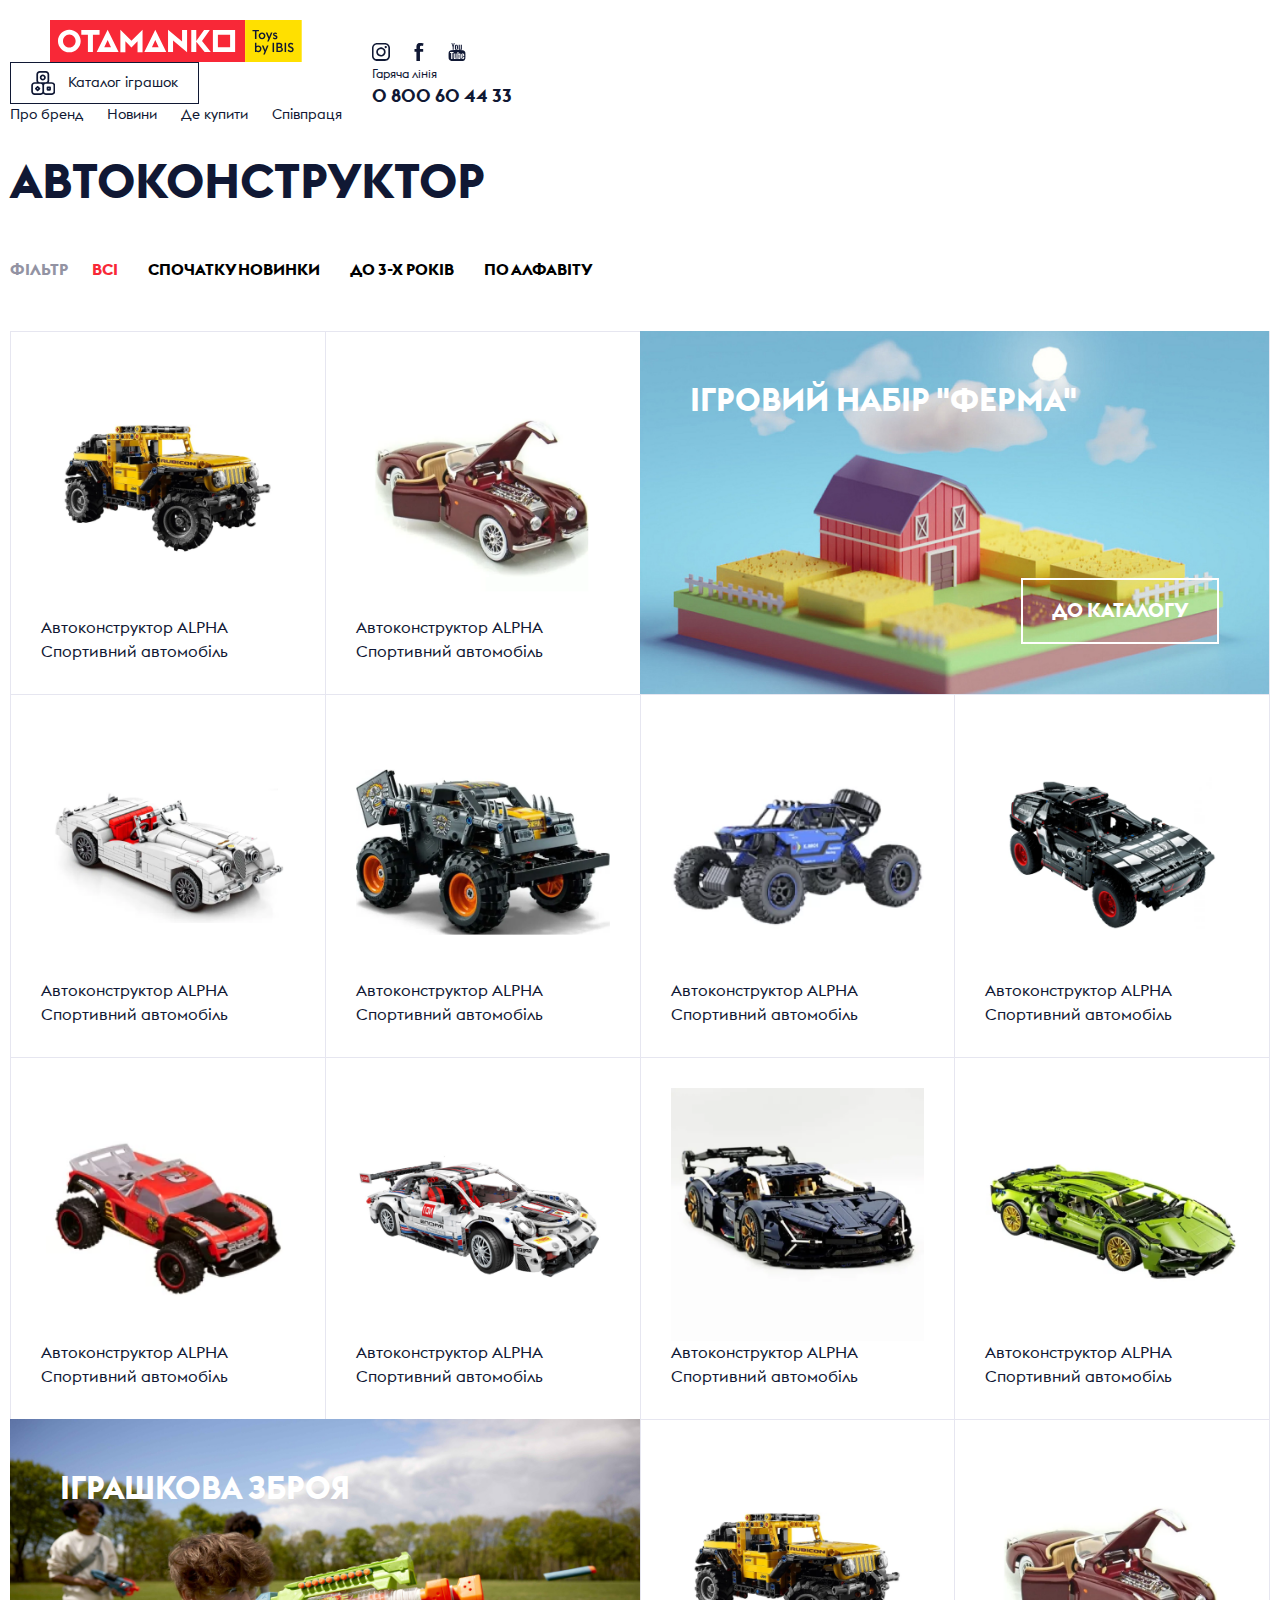
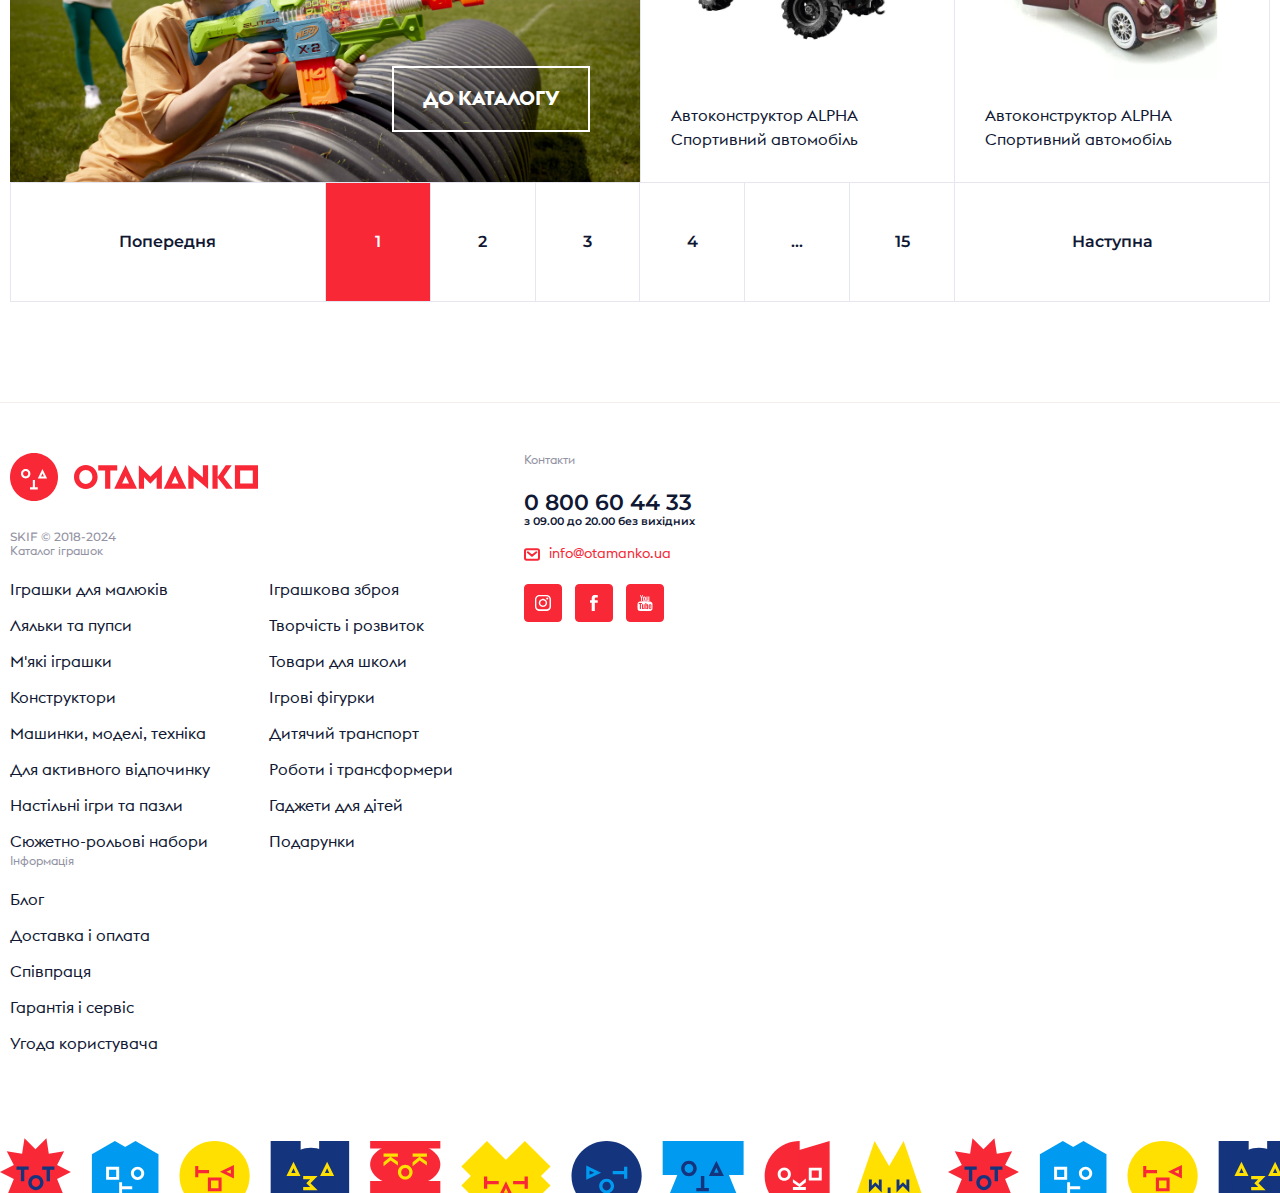
<file: catalog-list.html>
<!DOCTYPE html>
<html lang="uk">
<head>
    <meta charset="UTF-8">
    <meta name="viewport" content="width=device-width, initial-scale=1.0">  
    <title>Каталог іграшок</title>
    <link rel="preconnect" href="https://fonts.googleapis.com">
    <link rel="preconnect" href="https://fonts.gstatic.com" crossorigin>
    <link href="https://fonts.googleapis.com/css2?family=Montserrat:ital,wght@0,600;1,600&display=swap" rel="stylesheet">
    <link rel="stylesheet" href="css/style.css">
</head>
<body class="body"> 
    <header class="header">
        <div class="container">
            <div class="header__inner">
                <div class="header__left">
                    <a class="header__logo" href="index.html">
                        <img src="img/logo.svg" alt="logo">
                    </a>
                    <div class="header__catalog">
                        <div class="header__catalog-block">
                            <p class="header__catalog-name">Каталог іграшок</p>
                        </div>
                        <div class="header__catalog-content">
                            <div class="hader__catalog-inner">
                                <div class="header__catalog-select">
                                    <a class="header__catalog-link" href="#">Електрична залізниця</a>
                                    <a class="header__catalog-link" href="#">Іграшки на РК</a>
                                    <a class="header__catalog-link" href="#">АвтоКонструктор</a>
                                    <a class="header__catalog-link" href="#">Конструктор</a>
                                    <a class="header__catalog-link" href="#">Іграшкова зброя</a>
                                    <a class="header__catalog-link" href="#">Трюкова залізниця</a>
                                    <a class="header__catalog-link" href="#">Електроінструменти</a>
                                    <a class="header__catalog-link" href="#">Ігрові набори з ляльками</a>
                                    <a class="header__catalog-link" href="#">Ігровий набір "Ферма"</a>
                                </div>
                                <div class="header__catalog-images">
                                    <div class="header__catalog-img">
                                        <img src="img/header/car.png" alt="">
                                    </div>
                                    <div class="header__catalog-img">
                                        <img src="img/header/car.png" alt="">
                                    </div>
                                    <div class="header__catalog-img">
                                        <img src="img/hero/car.png" alt="">
                                    </div>
                                    <div class="header__catalog-img">
                                        <img src="img/header/car.png" alt="">
                                    </div>
                                    <div class="header__catalog-img">
                                        <img src="img/header/car.png" alt="">
                                    </div>
                                    <div class="header__catalog-img">
                                        <img src="img/header/car.png" alt="">
                                    </div>
                                    <div class="header__catalog-img">
                                        <img src="img/header/car.png" alt="">
                                    </div>
                                    <div class="header__catalog-img">
                                        <img src="img/header/car.png" alt="">
                                    </div>
                                    <div class="header__catalog-img">
                                        <img src="img/header/car.png" alt="">
                                    </div>
                                </div>
                            </div>
                        </div>
                    </div>
                    <nav class="header__menu">
                        <ul>
                            <li>
                                <a href="#" class="header__link">Про бренд</a>
                            </li>
                            <li>
                                <a href="#" class="header__link">Новини</a>
                            </li>
                            <li>
                                <a href="#" class="header__link">Де купити</a>
                            </li>
                            <li>
                                <a href="#" class="header__link">Співпраця</a>
                            </li>
                        </ul>
                    </nav>
                </div>           
                <div class="header__right">
                    <div class="header__social">
                        <a class="header__social-link" href="#">
                            <svg xmlns="http://www.w3.org/2000/svg" width="18" height="18" viewBox="0 0 18 18" fill="none">
                                <path fill-rule="evenodd" clip-rule="evenodd" d="M12.8571 18H5.14286C3.77889 18 2.47078 17.4658 1.5063 16.5149C0.541831 15.564 0 14.2743 0 12.9296V5.07042C0 3.72566 0.541831 2.43598 1.5063 1.48509C2.47078 0.534204 3.77889 0 5.14286 0H12.8571C14.2211 0 15.5292 0.534204 16.4937 1.48509C17.4582 2.43598 18 3.72566 18 5.07042V12.9296C18 13.5954 17.867 14.2548 17.6085 14.8699C17.3501 15.4851 16.9713 16.0441 16.4937 16.5149C16.0161 16.9857 15.4492 17.3592 14.8252 17.614C14.2013 17.8688 13.5325 18 12.8571 18ZM16.3286 4.69014C16.3286 3.84967 15.9899 3.04361 15.3871 2.44931C14.7843 1.855 13.9668 1.52113 13.1143 1.52113H4.75714C3.90466 1.52113 3.0871 1.855 2.48431 2.44931C1.88151 3.04361 1.54286 3.84967 1.54286 4.69014V12.9296C1.54286 13.7701 1.88151 14.5761 2.48431 15.1704C3.0871 15.7647 3.90466 16.0986 4.75714 16.0986H13.1143C13.9668 16.0986 14.7843 15.7647 15.3871 15.1704C15.9899 14.5761 16.3286 13.7701 16.3286 12.9296V4.69014ZM13.7571 5.19718C13.5283 5.19718 13.3046 5.13027 13.1143 5.00492C12.924 4.87956 12.7757 4.70138 12.6881 4.49292C12.6005 4.28446 12.5776 4.05507 12.6222 3.83377C12.6669 3.61247 12.7771 3.40919 12.9389 3.24964C13.1007 3.09009 13.3069 2.98143 13.5314 2.93741C13.7559 2.89339 13.9885 2.91599 14.2 3.00233C14.4114 3.08868 14.5921 3.23491 14.7193 3.42252C14.8464 3.61013 14.9143 3.8307 14.9143 4.05634C14.9143 4.35891 14.7924 4.64909 14.5754 4.86304C14.3584 5.07699 14.064 5.19718 13.7571 5.19718ZM8.93571 13.5634C8.00756 13.5634 7.10024 13.292 6.3285 12.7836C5.55677 12.2752 4.95528 11.5526 4.60009 10.7072C4.24489 9.86177 4.15195 8.93149 4.33302 8.03398C4.5141 7.13648 4.96105 6.31207 5.61736 5.66501C6.27366 5.01794 7.10985 4.57729 8.02018 4.39876C8.9305 4.22024 9.87408 4.31186 10.7316 4.66205C11.5891 5.01224 12.322 5.60526 12.8377 6.36613C13.3533 7.127 13.6286 8.02153 13.6286 8.93662C13.6286 10.1637 13.1342 11.3405 12.2541 12.2082C11.374 13.0759 10.1803 13.5634 8.93571 13.5634ZM8.93571 5.95775C8.33813 5.95775 7.75397 6.13245 7.2571 6.45978C6.76023 6.7871 6.37296 7.25234 6.14428 7.79665C5.91559 8.34097 5.85576 8.93992 5.97234 9.51777C6.08892 10.0956 6.37668 10.6264 6.79923 11.043C7.22179 11.4596 7.76017 11.7433 8.34627 11.8583C8.93237 11.9732 9.53987 11.9142 10.092 11.6887C10.6441 11.4633 11.1159 11.0815 11.4479 10.5916C11.7799 10.1017 11.9571 9.52578 11.9571 8.93662C11.9571 8.14657 11.6388 7.38888 11.0722 6.83024C10.5056 6.27159 9.73705 5.95775 8.93571 5.95775Z" fill="#101834"/>
                            </svg>
                        </a>
                        <a class="header__social-link" href="#">
                            <svg xmlns="http://www.w3.org/2000/svg" width="18" height="18" viewBox="0 0 18 18" fill="none">
                                <path fill-rule="evenodd" clip-rule="evenodd" d="M4.5 5.95041H6.42857V4.16529C6.42857 3.37031 6.471 2.10332 7.07143 1.33884C7.70046 0.533752 8.47639 0 9.96429 0C12.3911 0 13.5 0.297521 13.5 0.297521L13.0179 3.12397C12.5014 2.95049 11.9596 2.85019 11.4107 2.82645C10.6582 2.82645 9.96429 2.99559 9.96429 3.71901V5.95041H13.1786V8.6281H9.96429V18H6.42857V8.6281H4.5V5.95041Z" fill="#101834"/>
                            </svg>
                        </a>
                        <a class="header__social-link" href="#">
                            <svg xmlns="http://www.w3.org/2000/svg" width="18" height="18" viewBox="0 0 18 18" fill="none">
                                <path fill-rule="evenodd" clip-rule="evenodd" d="M10.6654 1.73475H11.7761V5.20426C11.7761 5.6641 11.7455 6.13836 12.3314 6.13836C12.6993 6.13836 12.7479 5.79408 12.7479 5.07082V1.73475H13.8585V6.80557H12.7479V6.53869L12.3314 6.40524C12.2744 6.55854 12.179 6.69602 12.0537 6.80557C11.9333 6.89179 11.7873 6.93856 11.6372 6.93901C11.4434 6.94032 11.2523 6.89441 11.0819 6.80557C10.9644 6.74437 10.8679 6.65164 10.8043 6.53869C10.7375 6.41262 10.6907 6.27769 10.6654 6.13836C10.6488 5.97609 10.6654 5.57123 10.6654 5.07082V1.73475ZM6.91705 3.86983C6.91705 3.34567 6.8282 2.95682 6.91705 2.66885C7.02948 2.39858 7.22272 2.1664 7.47236 2.00164C7.70825 1.82044 8.00352 1.72584 8.30533 1.73475C8.58989 1.71856 8.87459 1.76417 9.13831 1.8682C9.3137 1.96114 9.4581 2.09994 9.55479 2.26852C9.67618 2.43119 9.7699 2.61136 9.83245 2.80229C9.91651 3.10738 9.96311 3.42088 9.97128 3.73639V4.67049C9.96399 5.03002 9.91745 5.38783 9.83245 5.73803C9.78295 5.97483 9.68885 6.20095 9.55479 6.40524C9.46251 6.57697 9.31697 6.71687 9.13831 6.80557C8.92057 6.90043 8.68311 6.94608 8.44416 6.93901C8.16037 6.94362 7.87809 6.8984 7.61119 6.80557C7.44511 6.76412 7.29839 6.6701 7.1947 6.53869C7.06535 6.33212 6.97159 6.10681 6.91705 5.87147C6.91288 5.88415 6.91705 5.28886 6.91705 4.80393V3.86983ZM4.2793 0L5.11227 2.66885C5.27053 1.94319 5.56485 1.04632 5.80641 0H6.63939L5.66759 4.00328V6.80557H4.69578V4.00328L3.44632 0H4.2793ZM17.3292 15.6128C17.2595 16.2141 16.9701 16.772 16.5125 17.1874C16.0549 17.6029 15.4588 17.8487 14.8303 17.8813C10.9861 18.0396 7.14519 18.0396 3.30749 17.8813C2.00111 17.7999 0.814127 16.8626 0.669745 15.6128C0.526752 13.6135 0.526752 11.6071 0.669745 9.60786C0.812739 8.35844 2.00111 7.29357 3.30749 7.2059C7.15028 7.04964 10.8473 7.04964 14.6915 7.2059C15.9965 7.29357 17.1848 8.35844 17.3292 9.60786C17.4736 11.6071 17.4736 13.6135 17.3292 15.6128ZM8.44416 6.40524C8.99948 6.40524 8.86065 5.64902 8.86065 5.47114V3.33606C8.86065 2.80229 8.7718 2.40797 8.44416 2.40197C8.10959 2.39583 8.02768 2.80229 8.02768 3.33606V5.47114C8.02768 5.79394 8.01935 6.40524 8.44416 6.40524ZM2.05803 10.0082H3.16867V15.8797H4.41813V10.0082H5.52876V8.94065H2.05803V10.0082ZM7.61119 13.878C7.61119 14.5052 7.48624 14.612 7.47236 14.6787C7.44289 14.7608 7.38619 14.8314 7.31096 14.8797C7.23573 14.9279 7.14611 14.951 7.05587 14.9456C6.87401 14.9456 6.82125 14.8339 6.77822 14.6787C6.76017 14.6137 6.77822 14.4753 6.77822 13.878V10.542H5.66759V14.9456C5.69084 15.1718 5.73734 15.3953 5.80641 15.6128C5.86898 15.7265 5.96573 15.8195 6.08407 15.8797C6.20455 15.9657 6.35048 16.0124 6.50056 16.0131C6.65002 16.009 6.7949 15.9626 6.91705 15.8797C7.04129 15.7693 7.13646 15.632 7.1947 15.4793L7.61119 15.6128V15.8797H8.58299V10.542H7.61119V13.878ZM12.3314 10.8088C12.2671 10.6963 12.1708 10.6037 12.0537 10.542C11.8796 10.4625 11.6909 10.4172 11.4984 10.4085C11.361 10.4085 11.3401 10.4716 11.2207 10.542C11.1791 10.5678 10.5266 11.3426 10.5266 11.3426V8.94065H9.41597V15.8797H10.5266V15.6128L10.6654 15.2125L10.9431 15.4793C11.0486 15.6463 11.0972 15.7996 11.2207 15.8797C11.3446 15.9592 11.4885 16.0053 11.6372 16.0131C11.9871 16.0131 12.212 15.7853 12.3314 15.4793C12.4048 15.2629 12.4514 15.039 12.4702 14.8121V12.0098C12.4702 12.0205 12.4688 11.3381 12.4702 11.2092C12.4477 11.0692 12.4007 10.9338 12.3314 10.8088ZM11.3596 14.0115C11.3596 14.5044 11.3623 14.6767 11.3596 14.6787C11.3288 14.7583 11.2723 14.8263 11.1983 14.8727C11.1243 14.9192 11.0368 14.9416 10.9486 14.9366C10.8595 14.9395 10.7714 14.9164 10.6961 14.8704C10.6208 14.8243 10.5617 14.7575 10.5266 14.6787C10.5016 14.606 10.5266 14.4628 10.5266 14.0115V12.677C10.5266 12.2072 10.5044 11.942 10.5266 11.8764C10.5612 11.7976 10.6191 11.7303 10.6932 11.6829C10.7672 11.6354 10.8541 11.6099 10.9431 11.6095C11.0325 11.608 11.1203 11.6327 11.1947 11.6804C11.2691 11.7281 11.3266 11.7965 11.3596 11.8764C11.3832 11.949 11.3596 12.2327 11.3596 12.677V14.0115ZM14.275 13.3443H16.2186V12.8105C16.2186 12.2913 16.1797 11.6198 16.0798 11.3426C15.9867 11.074 15.7604 10.969 15.5244 10.8088C15.2857 10.6327 14.9924 10.5387 14.6915 10.542C14.3985 10.542 14.082 10.545 13.8585 10.6754C13.6086 10.84 13.4153 11.0722 13.3032 11.3426C13.1991 11.5996 13.1643 12.0249 13.1643 12.677V14.2784C13.1575 14.7111 13.2835 15.1361 13.5267 15.5003C13.6653 15.6576 13.8429 15.7787 14.0431 15.8526C14.2917 15.9562 14.5594 16.0107 14.8303 16.0131C15.0252 16.0237 15.2188 15.9772 15.3856 15.8797C15.5647 15.7884 15.8201 15.6607 15.9409 15.4793C16.1853 14.8728 16.2186 15.0781 16.2186 14.1449V13.878H15.108V14.4118C15.108 14.7131 15.1524 14.961 15.108 15.079C15.0742 15.1584 15.0165 15.2262 14.9422 15.2738C14.868 15.3213 14.7807 15.3464 14.6915 15.3459C14.343 15.35 14.275 15.0178 14.275 14.5452V13.3443ZM14.275 12.0098C14.275 11.5731 14.2542 11.669 14.275 11.6095C14.3092 11.5305 14.3671 11.4629 14.4412 11.4155C14.5153 11.368 14.6024 11.3426 14.6915 11.3426C14.7805 11.3426 14.8676 11.368 14.9417 11.4155C15.0159 11.4629 15.0737 11.5305 15.108 11.6095C15.1274 11.6708 15.108 11.603 15.108 12.0098V12.8105H14.275V12.0098Z" fill="#101834"/>
                            </svg>
                        </a>
                    </div>
                    <div class="header__phone">
                        <p class="header__phone-name">Гаряча лінія</p>
                        <a class="header__phone-tel" href="tel:+380800604433">0 800 60 44 33</a>
                    </div>
                </div>
            </div>
        </div>
    </header>

    <main class="main">
        <section class="list">
            <div class="container">
                <div class="list__inner">
                    <div class="breadcrumbs">
                        <a class="breadcrumbs__link" href="index.html">
                            <svg xmlns="http://www.w3.org/2000/svg" width="16" height="16" viewBox="0 0 16 16" fill="none">
                                <path d="M8.00887 1L1 6.09091V15H6.35247L6.35235 10.5267H9.64753V15H15V6.09091L8.00887 1Z" stroke="#101834"/>
                            </svg>
                        </a>
                        <a class="breadcrumbs__link" href="catalog-list.html">Каталог іграшок</a>
                    </div>
                    <h2 class="list__title">АвтоКонструктор</h2>
                    <div class="list__filter">
                        <p class="list__filter-name">Фільтр</p>
                        <div class="list__filter-select">
                            <button class="list__filter-item active">Всі</button>
                            <button class="list__filter-item">Спочатку новинки</button>
                            <button class="list__filter-item">до 3-х років</button>
                            <button class="list__filter-item">По алфавіту</button>
                        </div>
                    </div>
                    <div class="list__content">
                        <a class="list__item" href="#">
                            <div class="list__item-image">
                                <img class="img-1" src="img/list/8.png" alt="">
                                <img class="img-2" src="img/list/1.png" alt="">
                            </div>
                            <span class="list__item-name">Автоконструктор ALPHA Спортивний автомобіль</span>
                        </a>
                        <a class="list__item" href="#">
                            <div class="list__item-image">
                                <img class="img-1" src="img/list/4.png" alt="">
                                <img class="img-2" src="img/list/2.png" alt="">
                            </div>
                            <span class="list__item-name">Автоконструктор ALPHA Спортивний автомобіль</span>
                        </a>
                        <div class="list__item list__item-banner" href="#">
                            <div class="list__banner-image">
                                <img src="img/list/banner-1.jpg" alt="">
                            </div>
                            <h3 class="list__banner-name">Ігровий набір "Ферма"</h3>
                            <a class="list__item-link btn-3" href="#">До каталогу</a>
                        </div>
                        <a class="list__item" href="#">
                            <div class="list__item-image">
                                <img class="img-1" src="img/list/3.png" alt="">
                            </div>
                            <span class="list__item-name">Автоконструктор ALPHA Спортивний автомобіль</span>
                        </a>
                        <a class="list__item" href="#">
                            <div class="list__item-image">
                                <img class="img-1" src="img/list/4.png" alt="">
                            </div>
                            <span class="list__item-name">Автоконструктор ALPHA Спортивний автомобіль</span>
                        </a>
                        <a class="list__item" href="#">
                            <div class="list__item-image">
                                <img class="img-1" src="img/list/5.png" alt="">
                            </div>
                            <span class="list__item-name">Автоконструктор ALPHA Спортивний автомобіль</span>
                        </a>
                        <a class="list__item" href="#">
                            <div class="list__item-image">
                                <img class="img-1" src="img/list/6.png" alt="">
                            </div>
                            <span class="list__item-name">Автоконструктор ALPHA Спортивний автомобіль</span>
                        </a>
                        <a class="list__item" href="#">
                            <div class="list__item-image">
                                <img class="img-1" src="img/list/7.png" alt="">
                            </div>
                            <span class="list__item-name">Автоконструктор ALPHA Спортивний автомобіль</span>
                        </a>
                        <a class="list__item" href="#">
                            <div class="list__item-image">
                                <img class="img-1" src="img/list/8.png" alt="">
                            </div>
                            <span class="list__item-name">Автоконструктор ALPHA Спортивний автомобіль</span>
                        </a>
                        <a class="list__item" href="#">
                            <div class="list__item-image">
                                <img class="img-1" src="img/list/9.png" alt="">
                            </div>
                            <span class="list__item-name">Автоконструктор ALPHA Спортивний автомобіль</span>
                        </a>
                        <a class="list__item" href="#">
                            <div class="list__item-image">
                                <img class="img-1" src="img/list/10.png" alt="">
                            </div>
                            <span class="list__item-name">Автоконструктор ALPHA Спортивний автомобіль</span>
                        </a>
                        <div class="list__item list__item-banner" href="#">
                            <div class="list__banner-image">
                                <img src="img/list/banner-2.jpg" alt="">
                            </div>
                            <h3 class="list__banner-name">іграшкова зброя</h3>
                            <a class="list__item-link btn-3" href="#">До каталогу</a>
                        </div>
                        <a class="list__item" href="#">
                            <div class="list__item-image">
                                <img class="img-1" src="img/list/11.png" alt="">
                            </div>
                            <span class="list__item-name">Автоконструктор ALPHA Спортивний автомобіль</span>
                        </a>
                        <a class="list__item" href="#">
                            <div class="list__item-image">
                                <img class="img-1" src="img/list/12.png" alt="">
                            </div>
                            <span class="list__item-name">Автоконструктор ALPHA Спортивний автомобіль</span>
                        </a>
                    </div>
                    <div class="list__pages">
                        <a class="list__page list__page-prev" href="#">Попередня</a>
                        <a class="list__page active" href="#">1</a>
                        <a class="list__page" href="#">2</a>
                        <a class="list__page" href="#">3</a>
                        <a class="list__page" href="#">4</a>
                        <a class="list__page" href="#">...</a>
                        <a class="list__page" href="#">15</a>
                        <a class="list__page list__page-next" href="#">Наступна</a>
                    </div>
                </div>
            </div>
        </section>
    </main>

    <footer class="footer">
        <div class="container">
            <div class="footer__inner">
                <div class="footer__left">
                    <div class="footer__left-logo">
                        <a class="footer__logo" href="index.html">
                            <img src="img/footer-logo.svg" alt="logo">
                        </a>
                        <p class="footer__logo-descr">SKIF © 2018-2024</p>
                    </div>
                    <div class="footer__block">
                        <p class="footer__name">Каталог іграшок</p>
                        <div class="footer__content">
                            <ul>
                                <li>
                                    <a class="footer__link" href="#">Іграшки для малюків</a>
                                </li>
                                <li>
                                    <a class="footer__link" href="#">Ляльки та пупси</a>
                                </li>
                                <li>
                                    <a class="footer__link" href="#">М'які іграшки</a>
                                </li>
                                <li>
                                    <a class="footer__link" href="#">Конструктори</a>
                                </li>
                                <li>
                                    <a class="footer__link" href="#">Машинки, моделі, техніка</a>
                                </li>
                                <li>
                                    <a class="footer__link" href="#">Для активного відпочинку</a>
                                </li> 
                                <li>
                                    <a class="footer__link" href="#">Настільні ігри та пазли</a>
                                </li> 
                                <li>
                                    <a class="footer__link" href="#">Сюжетно-рольові набори</a>
                                </li>    
                            </ul>
                            <ul>
                                <li>
                                    <a class="footer__link" href="#">Іграшкова зброя</a>
                                </li>
                                <li>
                                    <a class="footer__link" href="#">Творчість і розвиток</a>
                                </li>
                                <li>
                                    <a class="footer__link" href="#">Товари для школи</a>
                                </li>
                                <li>
                                    <a class="footer__link" href="#">Ігрові фігурки</a>
                                </li>
                                <li>
                                    <a class="footer__link" href="#">Дитячий транспорт</a>
                                </li>
                                <li>
                                    <a class="footer__link" href="#">Роботи і трансформери</a>
                                </li> 
                                <li>
                                    <a class="footer__link" href="#">Гаджети для дітей</a>
                                </li> 
                                <li>
                                    <a class="footer__link" href="#">Подарунки</a>
                                </li>    
                            </ul>
                        </div>
                    </div>
                    <div class="footer__block">
                        <p class="footer__name">Інформація</p>
                        <div class="footer__content">
                            <ul>
                                <li>
                                    <a class="footer__link" href="#">Блог</a>
                                </li>
                                <li>
                                    <a class="footer__link" href="#">Доставка і оплата</a>
                                </li>
                                <li>
                                    <a class="footer__link" href="#">Співпраця</a>
                                </li>
                                <li>
                                    <a class="footer__link" href="#">Гарантія і сервіс</a>
                                </li>
                                <li>
                                    <a class="footer__link" href="#">Угода користувача</a>
                                </li>  
                            </ul>
                        </div>
                    </div>
                </div>
                <div class="footer__right">
                    <p class="footer__name">Контакти</p>
                    <div class="footer__about">
                        <a class="footer__tel" href="tel:+380800604433">0 800 60 44 33</a>
                        <p class="footer__time">з 09.00 до 20.00 без вихідних</p>
                        <a class="footer__email" href="mailto:info@otamanko.ua">
                            <svg xmlns="http://www.w3.org/2000/svg" width="16" height="16" viewBox="0 0 16 16" fill="none">
                                <path d="M3.82466 6.30644L8 9.6676L12.305 6.30644M2.6391 13.6676H13.3609C14.2662 13.6676 15 12.9338 15 12.0285V4.80316C15 3.89791 14.2661 3.16406 13.3609 3.16406H2.6391C1.73385 3.16406 1 3.89791 1 4.80316L1 12.0285C1 12.9338 1.73385 13.6676 2.6391 13.6676Z" stroke="#F82837" stroke-width="2" stroke-linecap="round"/>
                            </svg>
                            info@otamanko.ua
                        </a>
                        <div class="footer__social">
                            <a class="footer__social-link" href="#">
                                <svg xmlns="http://www.w3.org/2000/svg" width="18" height="18" viewBox="0 0 18 18" fill="none">
                                    <path fill-rule="evenodd" clip-rule="evenodd" d="M12.8571 18H5.14286C3.77889 18 2.47078 17.4658 1.5063 16.5149C0.541831 15.564 0 14.2743 0 12.9296V5.07042C0 3.72566 0.541831 2.43598 1.5063 1.48509C2.47078 0.534204 3.77889 0 5.14286 0H12.8571C14.2211 0 15.5292 0.534204 16.4937 1.48509C17.4582 2.43598 18 3.72566 18 5.07042V12.9296C18 13.5954 17.867 14.2548 17.6085 14.8699C17.3501 15.4851 16.9713 16.0441 16.4937 16.5149C16.0161 16.9857 15.4492 17.3592 14.8252 17.614C14.2013 17.8688 13.5325 18 12.8571 18ZM16.3286 4.69014C16.3286 3.84967 15.9899 3.04361 15.3871 2.44931C14.7843 1.855 13.9668 1.52113 13.1143 1.52113H4.75714C3.90466 1.52113 3.0871 1.855 2.48431 2.44931C1.88151 3.04361 1.54286 3.84967 1.54286 4.69014V12.9296C1.54286 13.7701 1.88151 14.5761 2.48431 15.1704C3.0871 15.7647 3.90466 16.0986 4.75714 16.0986H13.1143C13.9668 16.0986 14.7843 15.7647 15.3871 15.1704C15.9899 14.5761 16.3286 13.7701 16.3286 12.9296V4.69014ZM13.7571 5.19718C13.5283 5.19718 13.3046 5.13027 13.1143 5.00492C12.924 4.87956 12.7757 4.70138 12.6881 4.49292C12.6005 4.28446 12.5776 4.05507 12.6222 3.83377C12.6669 3.61247 12.7771 3.40919 12.9389 3.24964C13.1007 3.09009 13.3069 2.98143 13.5314 2.93741C13.7559 2.89339 13.9885 2.91599 14.2 3.00233C14.4114 3.08868 14.5921 3.23491 14.7193 3.42252C14.8464 3.61013 14.9143 3.8307 14.9143 4.05634C14.9143 4.35891 14.7924 4.64909 14.5754 4.86304C14.3584 5.07699 14.064 5.19718 13.7571 5.19718ZM8.93571 13.5634C8.00756 13.5634 7.10024 13.292 6.3285 12.7836C5.55677 12.2752 4.95528 11.5526 4.60009 10.7072C4.24489 9.86177 4.15195 8.93149 4.33302 8.03398C4.5141 7.13648 4.96105 6.31207 5.61736 5.66501C6.27366 5.01794 7.10985 4.57729 8.02018 4.39876C8.9305 4.22024 9.87408 4.31186 10.7316 4.66205C11.5891 5.01224 12.322 5.60526 12.8377 6.36613C13.3533 7.127 13.6286 8.02153 13.6286 8.93662C13.6286 10.1637 13.1342 11.3405 12.2541 12.2082C11.374 13.0759 10.1803 13.5634 8.93571 13.5634ZM8.93571 5.95775C8.33813 5.95775 7.75397 6.13245 7.2571 6.45978C6.76023 6.7871 6.37296 7.25234 6.14428 7.79665C5.91559 8.34097 5.85576 8.93992 5.97234 9.51777C6.08892 10.0956 6.37668 10.6264 6.79923 11.043C7.22179 11.4596 7.76017 11.7433 8.34627 11.8583C8.93237 11.9732 9.53987 11.9142 10.092 11.6887C10.6441 11.4633 11.1159 11.0815 11.4479 10.5916C11.7799 10.1017 11.9571 9.52578 11.9571 8.93662C11.9571 8.14657 11.6388 7.38888 11.0722 6.83024C10.5056 6.27159 9.73705 5.95775 8.93571 5.95775Z" fill="white"/>
                                  </svg>
                            </a>
                            <a class="footer__social-link" href="#">
                                <svg xmlns="http://www.w3.org/2000/svg" width="18" height="18" viewBox="0 0 18 18" fill="none">
                                    <path fill-rule="evenodd" clip-rule="evenodd" d="M4.5 5.95041H6.42857V4.16529C6.42857 3.37031 6.471 2.10332 7.07143 1.33884C7.70046 0.533752 8.47639 0 9.96429 0C12.3911 0 13.5 0.297521 13.5 0.297521L13.0179 3.12397C12.5014 2.95049 11.9596 2.85019 11.4107 2.82645C10.6582 2.82645 9.96429 2.99559 9.96429 3.71901V5.95041H13.1786V8.6281H9.96429V18H6.42857V8.6281H4.5V5.95041Z" fill="white"/>
                                </svg>
                            </a>
                            <a class="footer__social-link" href="#">
                                <svg xmlns="http://www.w3.org/2000/svg" width="18" height="18" viewBox="0 0 18 18" fill="none">
                                    <path fill-rule="evenodd" clip-rule="evenodd" d="M10.6654 1.73475H11.7761V5.20426C11.7761 5.6641 11.7455 6.13836 12.3314 6.13836C12.6993 6.13836 12.7479 5.79408 12.7479 5.07082V1.73475H13.8585V6.80557H12.7479V6.53869L12.3314 6.40524C12.2744 6.55854 12.179 6.69602 12.0537 6.80557C11.9333 6.89179 11.7873 6.93856 11.6372 6.93901C11.4434 6.94032 11.2523 6.89441 11.0819 6.80557C10.9644 6.74437 10.8679 6.65164 10.8043 6.53869C10.7375 6.41262 10.6907 6.27769 10.6654 6.13836C10.6488 5.97609 10.6654 5.57123 10.6654 5.07082V1.73475ZM6.91705 3.86983C6.91705 3.34567 6.8282 2.95682 6.91705 2.66885C7.02948 2.39858 7.22272 2.1664 7.47236 2.00164C7.70825 1.82044 8.00352 1.72584 8.30533 1.73475C8.58989 1.71856 8.87459 1.76417 9.13831 1.8682C9.3137 1.96114 9.4581 2.09994 9.55479 2.26852C9.67618 2.43119 9.7699 2.61136 9.83245 2.80229C9.91651 3.10738 9.96311 3.42088 9.97128 3.73639V4.67049C9.96399 5.03002 9.91745 5.38783 9.83245 5.73803C9.78295 5.97483 9.68885 6.20095 9.55479 6.40524C9.46251 6.57697 9.31697 6.71687 9.13831 6.80557C8.92057 6.90043 8.68311 6.94608 8.44416 6.93901C8.16037 6.94362 7.87809 6.8984 7.61119 6.80557C7.44511 6.76412 7.29839 6.6701 7.1947 6.53869C7.06535 6.33212 6.97159 6.10681 6.91705 5.87147C6.91288 5.88415 6.91705 5.28886 6.91705 4.80393V3.86983ZM4.2793 0L5.11227 2.66885C5.27053 1.94319 5.56485 1.04632 5.80641 0H6.63939L5.66759 4.00328V6.80557H4.69578V4.00328L3.44632 0H4.2793ZM17.3292 15.6128C17.2595 16.2141 16.9701 16.772 16.5125 17.1874C16.0549 17.6029 15.4588 17.8487 14.8303 17.8813C10.9861 18.0396 7.14519 18.0396 3.30749 17.8813C2.00111 17.7999 0.814127 16.8626 0.669745 15.6128C0.526752 13.6135 0.526752 11.6071 0.669745 9.60786C0.812739 8.35844 2.00111 7.29357 3.30749 7.2059C7.15028 7.04964 10.8473 7.04964 14.6915 7.2059C15.9965 7.29357 17.1848 8.35844 17.3292 9.60786C17.4736 11.6071 17.4736 13.6135 17.3292 15.6128ZM8.44416 6.40524C8.99948 6.40524 8.86065 5.64902 8.86065 5.47114V3.33606C8.86065 2.80229 8.7718 2.40797 8.44416 2.40197C8.10959 2.39583 8.02768 2.80229 8.02768 3.33606V5.47114C8.02768 5.79394 8.01935 6.40524 8.44416 6.40524ZM2.05803 10.0082H3.16867V15.8797H4.41813V10.0082H5.52876V8.94065H2.05803V10.0082ZM7.61119 13.878C7.61119 14.5052 7.48624 14.612 7.47236 14.6787C7.44289 14.7608 7.38619 14.8314 7.31096 14.8797C7.23573 14.9279 7.14611 14.951 7.05587 14.9456C6.87401 14.9456 6.82125 14.8339 6.77822 14.6787C6.76017 14.6137 6.77822 14.4753 6.77822 13.878V10.542H5.66759V14.9456C5.69084 15.1718 5.73734 15.3953 5.80641 15.6128C5.86898 15.7265 5.96573 15.8195 6.08407 15.8797C6.20455 15.9657 6.35048 16.0124 6.50056 16.0131C6.65002 16.009 6.7949 15.9626 6.91705 15.8797C7.04129 15.7693 7.13646 15.632 7.1947 15.4793L7.61119 15.6128V15.8797H8.58299V10.542H7.61119V13.878ZM12.3314 10.8088C12.2671 10.6963 12.1708 10.6037 12.0537 10.542C11.8796 10.4625 11.6909 10.4172 11.4984 10.4085C11.361 10.4085 11.3401 10.4716 11.2207 10.542C11.1791 10.5678 10.5266 11.3426 10.5266 11.3426V8.94065H9.41597V15.8797H10.5266V15.6128L10.6654 15.2125L10.9431 15.4793C11.0486 15.6463 11.0972 15.7996 11.2207 15.8797C11.3446 15.9592 11.4885 16.0053 11.6372 16.0131C11.9871 16.0131 12.212 15.7853 12.3314 15.4793C12.4048 15.2629 12.4514 15.039 12.4702 14.8121V12.0098C12.4702 12.0205 12.4688 11.3381 12.4702 11.2092C12.4477 11.0692 12.4007 10.9338 12.3314 10.8088ZM11.3596 14.0115C11.3596 14.5044 11.3623 14.6767 11.3596 14.6787C11.3288 14.7583 11.2723 14.8263 11.1983 14.8727C11.1243 14.9192 11.0368 14.9416 10.9486 14.9366C10.8595 14.9395 10.7714 14.9164 10.6961 14.8704C10.6208 14.8243 10.5617 14.7575 10.5266 14.6787C10.5016 14.606 10.5266 14.4628 10.5266 14.0115V12.677C10.5266 12.2072 10.5044 11.942 10.5266 11.8764C10.5612 11.7976 10.6191 11.7303 10.6932 11.6829C10.7672 11.6354 10.8541 11.6099 10.9431 11.6095C11.0325 11.608 11.1203 11.6327 11.1947 11.6804C11.2691 11.7281 11.3266 11.7965 11.3596 11.8764C11.3832 11.949 11.3596 12.2327 11.3596 12.677V14.0115ZM14.275 13.3443H16.2186V12.8105C16.2186 12.2913 16.1797 11.6198 16.0798 11.3426C15.9867 11.074 15.7604 10.969 15.5244 10.8088C15.2857 10.6327 14.9924 10.5387 14.6915 10.542C14.3985 10.542 14.082 10.545 13.8585 10.6754C13.6086 10.84 13.4153 11.0722 13.3032 11.3426C13.1991 11.5996 13.1643 12.0249 13.1643 12.677V14.2784C13.1575 14.7111 13.2835 15.1361 13.5267 15.5003C13.6653 15.6576 13.8429 15.7787 14.0431 15.8526C14.2917 15.9562 14.5594 16.0107 14.8303 16.0131C15.0252 16.0237 15.2188 15.9772 15.3856 15.8797C15.5647 15.7884 15.8201 15.6607 15.9409 15.4793C16.1853 14.8728 16.2186 15.0781 16.2186 14.1449V13.878H15.108V14.4118C15.108 14.7131 15.1524 14.961 15.108 15.079C15.0742 15.1584 15.0165 15.2262 14.9422 15.2738C14.868 15.3213 14.7807 15.3464 14.6915 15.3459C14.343 15.35 14.275 15.0178 14.275 14.5452V13.3443ZM14.275 12.0098C14.275 11.5731 14.2542 11.669 14.275 11.6095C14.3092 11.5305 14.3671 11.4629 14.4412 11.4155C14.5153 11.368 14.6024 11.3426 14.6915 11.3426C14.7805 11.3426 14.8676 11.368 14.9417 11.4155C15.0159 11.4629 15.0737 11.5305 15.108 11.6095C15.1274 11.6708 15.108 11.603 15.108 12.0098V12.8105H14.275V12.0098Z" fill="white"/>
                                </svg>
                            </a>
                        </div>
                    </div>
                </div>
            </div>
        </div>
        <div class="footer__animation">
            <div class="footer__animation-item">
                <img src="img/smils/1.svg" alt="">
            </div>
            <div class="footer__animation-item">
                <img src="img/smils/2.svg" alt="">
            </div>
            <div class="footer__animation-item">
                <img src="img/smils/3.svg" alt="">
            </div>
            <div class="footer__animation-item">
                <img src="img/smils/4.svg" alt="">
            </div>
            <div class="footer__animation-item">
                <img src="img/smils/5.svg" alt="">
            </div>
            <div class="footer__animation-item">
                <img src="img/smils/6.svg" alt="">
            </div>
            <div class="footer__animation-item">
                <img src="img/smils/7.svg" alt="">
            </div>
            <div class="footer__animation-item">
                <img src="img/smils/8.svg" alt="">
            </div>
            <div class="footer__animation-item">
                <img src="img/smils/9.svg" alt="">
            </div>
            <div class="footer__animation-item">
                <img src="img/smils/10.svg" alt="">
            </div>
            <div class="footer__animation-item">
                <img src="img/smils/1.svg" alt="">
            </div>
            <div class="footer__animation-item">
                <img src="img/smils/2.svg" alt="">
            </div>
            <div class="footer__animation-item">
                <img src="img/smils/3.svg" alt="">
            </div>
            <div class="footer__animation-item">
                <img src="img/smils/4.svg" alt="">
            </div>
            <div class="footer__animation-item">
                <img src="img/smils/5.svg" alt="">
            </div>
            <div class="footer__animation-item">
                <img src="img/smils/6.svg" alt="">
            </div>
            <div class="footer__animation-item">
                <img src="img/smils/7.svg" alt="">
            </div>
            <div class="footer__animation-item">
                <img src="img/smils/8.svg" alt="">
            </div>
            <div class="footer__animation-item">
                <img src="img/smils/9.svg" alt="">
            </div>
            <div class="footer__animation-item">
                <img src="img/smils/10.svg" alt="">
            </div>
            <div class="footer__animation-item">
                <img src="img/smils/1.svg" alt="">
            </div>
            <div class="footer__animation-item">
                <img src="img/smils/2.svg" alt="">
            </div>
            <div class="footer__animation-item">
                <img src="img/smils/3.svg" alt="">
            </div>
            <div class="footer__animation-item">
                <img src="img/smils/4.svg" alt="">
            </div>
            <div class="footer__animation-item">
                <img src="img/smils/5.svg" alt="">
            </div>
            <div class="footer__animation-item">
                <img src="img/smils/6.svg" alt="">
            </div>
            <div class="footer__animation-item">
                <img src="img/smils/7.svg" alt="">
            </div>
            <div class="footer__animation-item">
                <img src="img/smils/8.svg" alt="">
            </div>
            <div class="footer__animation-item">
                <img src="img/smils/9.svg" alt="">
            </div>
            <div class="footer__animation-item">
                <img src="img/smils/10.svg" alt="">
            </div>
        </div>
    </footer>

    <script src="js/script.js"></script>
</body>
</html>
</file>
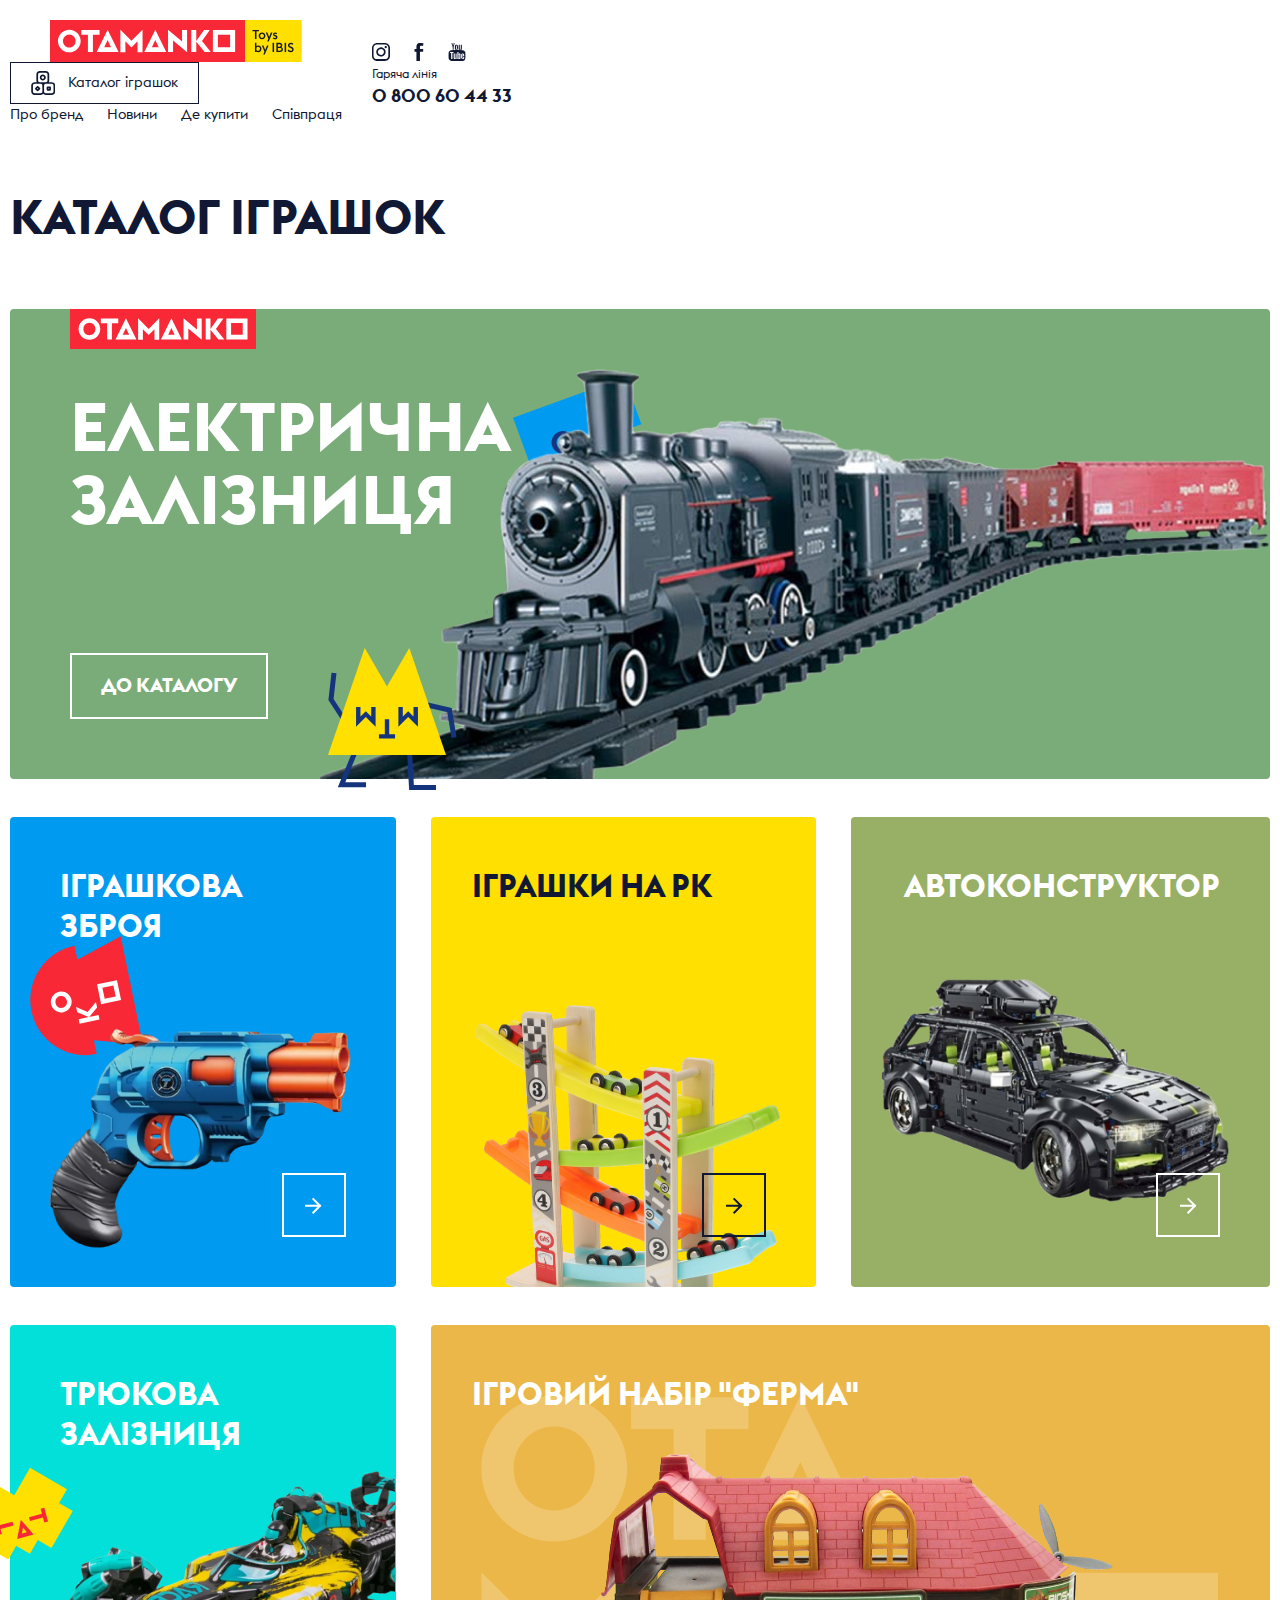
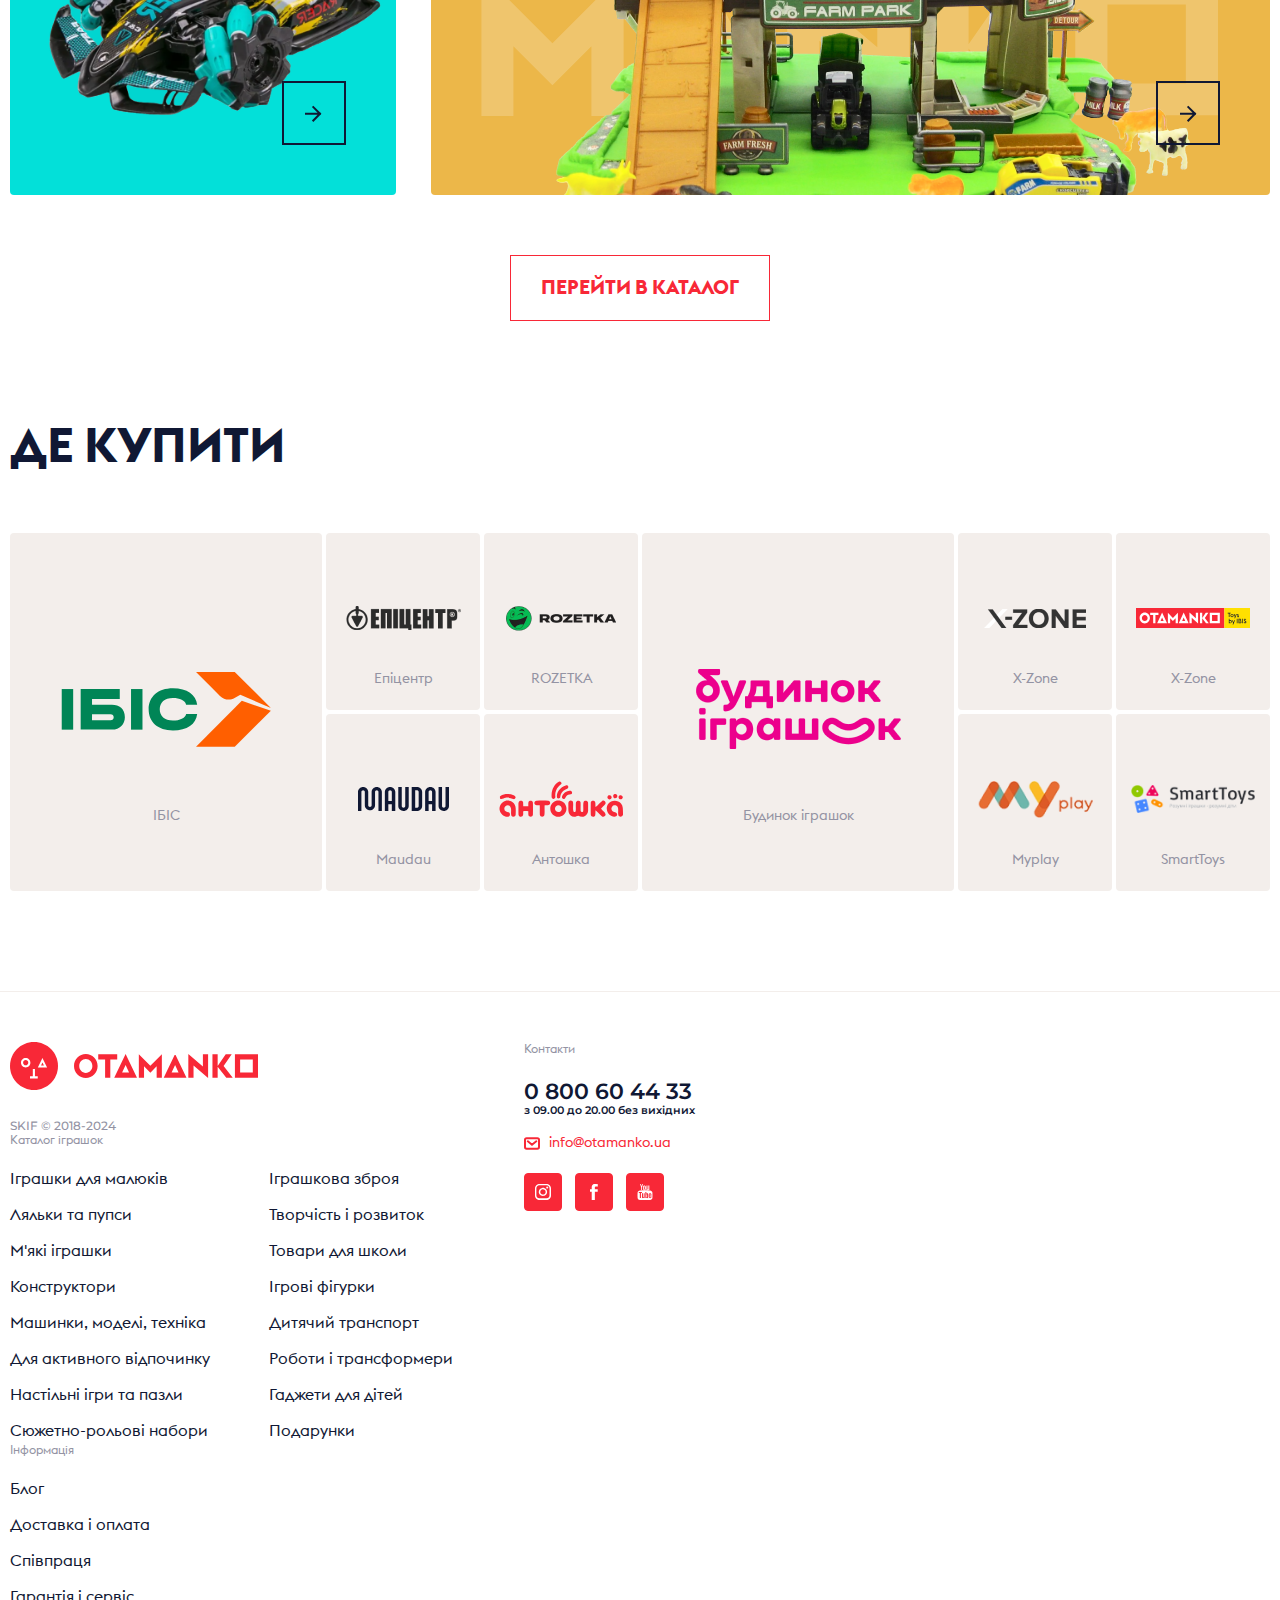
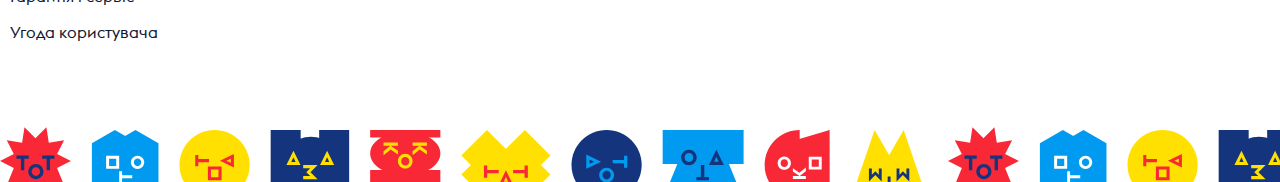
<file: catalog.html>
<!DOCTYPE html>
<html lang="uk">
<head>
    <meta charset="UTF-8">
    <meta name="viewport" content="width=device-width, initial-scale=1.0">  
    <title>Каталог іграшок</title>
    <link rel="preconnect" href="https://fonts.googleapis.com">
    <link rel="preconnect" href="https://fonts.gstatic.com" crossorigin>
    <link href="https://fonts.googleapis.com/css2?family=Montserrat:ital,wght@0,600;1,600&display=swap" rel="stylesheet">
    <link rel="stylesheet" href="css/style.css">
</head>
<body class="body"> 
    <header class="header">
        <div class="container">
            <div class="header__inner">
                <div class="header__left">
                    <a class="header__logo" href="index.html">
                        <img src="img/logo.svg" alt="logo">
                    </a>
                    <div class="header__catalog">
                        <div class="header__catalog-block">
                            <p class="header__catalog-name">Каталог іграшок</p>
                        </div>
                        <div class="header__catalog-content">
                            <div class="hader__catalog-inner">
                                <div class="header__catalog-select">
                                    <a class="header__catalog-link" href="#">Електрична залізниця</a>
                                    <a class="header__catalog-link" href="#">Іграшки на РК</a>
                                    <a class="header__catalog-link" href="#">АвтоКонструктор</a>
                                    <a class="header__catalog-link" href="#">Конструктор</a>
                                    <a class="header__catalog-link" href="#">Іграшкова зброя</a>
                                    <a class="header__catalog-link" href="#">Трюкова залізниця</a>
                                    <a class="header__catalog-link" href="#">Електроінструменти</a>
                                    <a class="header__catalog-link" href="#">Ігрові набори з ляльками</a>
                                    <a class="header__catalog-link" href="#">Ігровий набір "Ферма"</a>
                                </div>
                                <div class="header__catalog-images">
                                    <div class="header__catalog-img">
                                        <img src="img/header/car.png" alt="">
                                    </div>
                                    <div class="header__catalog-img">
                                        <img src="img/header/car.png" alt="">
                                    </div>
                                    <div class="header__catalog-img">
                                        <img src="img/hero/car.png" alt="">
                                    </div>
                                    <div class="header__catalog-img">
                                        <img src="img/header/car.png" alt="">
                                    </div>
                                    <div class="header__catalog-img">
                                        <img src="img/header/car.png" alt="">
                                    </div>
                                    <div class="header__catalog-img">
                                        <img src="img/header/car.png" alt="">
                                    </div>
                                    <div class="header__catalog-img">
                                        <img src="img/header/car.png" alt="">
                                    </div>
                                    <div class="header__catalog-img">
                                        <img src="img/header/car.png" alt="">
                                    </div>
                                    <div class="header__catalog-img">
                                        <img src="img/header/car.png" alt="">
                                    </div>
                                </div>
                            </div>
                        </div>
                    </div>
                    <nav class="header__menu">
                        <ul>
                            <li>
                                <a href="#" class="header__link">Про бренд</a>
                            </li>
                            <li>
                                <a href="#" class="header__link">Новини</a>
                            </li>
                            <li>
                                <a href="#" class="header__link">Де купити</a>
                            </li>
                            <li>
                                <a href="#" class="header__link">Співпраця</a>
                            </li>
                        </ul>
                    </nav>
                </div>           
                <div class="header__right">
                    <div class="header__social">
                        <a class="header__social-link" href="#">
                            <svg xmlns="http://www.w3.org/2000/svg" width="18" height="18" viewBox="0 0 18 18" fill="none">
                                <path fill-rule="evenodd" clip-rule="evenodd" d="M12.8571 18H5.14286C3.77889 18 2.47078 17.4658 1.5063 16.5149C0.541831 15.564 0 14.2743 0 12.9296V5.07042C0 3.72566 0.541831 2.43598 1.5063 1.48509C2.47078 0.534204 3.77889 0 5.14286 0H12.8571C14.2211 0 15.5292 0.534204 16.4937 1.48509C17.4582 2.43598 18 3.72566 18 5.07042V12.9296C18 13.5954 17.867 14.2548 17.6085 14.8699C17.3501 15.4851 16.9713 16.0441 16.4937 16.5149C16.0161 16.9857 15.4492 17.3592 14.8252 17.614C14.2013 17.8688 13.5325 18 12.8571 18ZM16.3286 4.69014C16.3286 3.84967 15.9899 3.04361 15.3871 2.44931C14.7843 1.855 13.9668 1.52113 13.1143 1.52113H4.75714C3.90466 1.52113 3.0871 1.855 2.48431 2.44931C1.88151 3.04361 1.54286 3.84967 1.54286 4.69014V12.9296C1.54286 13.7701 1.88151 14.5761 2.48431 15.1704C3.0871 15.7647 3.90466 16.0986 4.75714 16.0986H13.1143C13.9668 16.0986 14.7843 15.7647 15.3871 15.1704C15.9899 14.5761 16.3286 13.7701 16.3286 12.9296V4.69014ZM13.7571 5.19718C13.5283 5.19718 13.3046 5.13027 13.1143 5.00492C12.924 4.87956 12.7757 4.70138 12.6881 4.49292C12.6005 4.28446 12.5776 4.05507 12.6222 3.83377C12.6669 3.61247 12.7771 3.40919 12.9389 3.24964C13.1007 3.09009 13.3069 2.98143 13.5314 2.93741C13.7559 2.89339 13.9885 2.91599 14.2 3.00233C14.4114 3.08868 14.5921 3.23491 14.7193 3.42252C14.8464 3.61013 14.9143 3.8307 14.9143 4.05634C14.9143 4.35891 14.7924 4.64909 14.5754 4.86304C14.3584 5.07699 14.064 5.19718 13.7571 5.19718ZM8.93571 13.5634C8.00756 13.5634 7.10024 13.292 6.3285 12.7836C5.55677 12.2752 4.95528 11.5526 4.60009 10.7072C4.24489 9.86177 4.15195 8.93149 4.33302 8.03398C4.5141 7.13648 4.96105 6.31207 5.61736 5.66501C6.27366 5.01794 7.10985 4.57729 8.02018 4.39876C8.9305 4.22024 9.87408 4.31186 10.7316 4.66205C11.5891 5.01224 12.322 5.60526 12.8377 6.36613C13.3533 7.127 13.6286 8.02153 13.6286 8.93662C13.6286 10.1637 13.1342 11.3405 12.2541 12.2082C11.374 13.0759 10.1803 13.5634 8.93571 13.5634ZM8.93571 5.95775C8.33813 5.95775 7.75397 6.13245 7.2571 6.45978C6.76023 6.7871 6.37296 7.25234 6.14428 7.79665C5.91559 8.34097 5.85576 8.93992 5.97234 9.51777C6.08892 10.0956 6.37668 10.6264 6.79923 11.043C7.22179 11.4596 7.76017 11.7433 8.34627 11.8583C8.93237 11.9732 9.53987 11.9142 10.092 11.6887C10.6441 11.4633 11.1159 11.0815 11.4479 10.5916C11.7799 10.1017 11.9571 9.52578 11.9571 8.93662C11.9571 8.14657 11.6388 7.38888 11.0722 6.83024C10.5056 6.27159 9.73705 5.95775 8.93571 5.95775Z" fill="#101834"/>
                            </svg>
                        </a>
                        <a class="header__social-link" href="#">
                            <svg xmlns="http://www.w3.org/2000/svg" width="18" height="18" viewBox="0 0 18 18" fill="none">
                                <path fill-rule="evenodd" clip-rule="evenodd" d="M4.5 5.95041H6.42857V4.16529C6.42857 3.37031 6.471 2.10332 7.07143 1.33884C7.70046 0.533752 8.47639 0 9.96429 0C12.3911 0 13.5 0.297521 13.5 0.297521L13.0179 3.12397C12.5014 2.95049 11.9596 2.85019 11.4107 2.82645C10.6582 2.82645 9.96429 2.99559 9.96429 3.71901V5.95041H13.1786V8.6281H9.96429V18H6.42857V8.6281H4.5V5.95041Z" fill="#101834"/>
                            </svg>
                        </a>
                        <a class="header__social-link" href="#">
                            <svg xmlns="http://www.w3.org/2000/svg" width="18" height="18" viewBox="0 0 18 18" fill="none">
                                <path fill-rule="evenodd" clip-rule="evenodd" d="M10.6654 1.73475H11.7761V5.20426C11.7761 5.6641 11.7455 6.13836 12.3314 6.13836C12.6993 6.13836 12.7479 5.79408 12.7479 5.07082V1.73475H13.8585V6.80557H12.7479V6.53869L12.3314 6.40524C12.2744 6.55854 12.179 6.69602 12.0537 6.80557C11.9333 6.89179 11.7873 6.93856 11.6372 6.93901C11.4434 6.94032 11.2523 6.89441 11.0819 6.80557C10.9644 6.74437 10.8679 6.65164 10.8043 6.53869C10.7375 6.41262 10.6907 6.27769 10.6654 6.13836C10.6488 5.97609 10.6654 5.57123 10.6654 5.07082V1.73475ZM6.91705 3.86983C6.91705 3.34567 6.8282 2.95682 6.91705 2.66885C7.02948 2.39858 7.22272 2.1664 7.47236 2.00164C7.70825 1.82044 8.00352 1.72584 8.30533 1.73475C8.58989 1.71856 8.87459 1.76417 9.13831 1.8682C9.3137 1.96114 9.4581 2.09994 9.55479 2.26852C9.67618 2.43119 9.7699 2.61136 9.83245 2.80229C9.91651 3.10738 9.96311 3.42088 9.97128 3.73639V4.67049C9.96399 5.03002 9.91745 5.38783 9.83245 5.73803C9.78295 5.97483 9.68885 6.20095 9.55479 6.40524C9.46251 6.57697 9.31697 6.71687 9.13831 6.80557C8.92057 6.90043 8.68311 6.94608 8.44416 6.93901C8.16037 6.94362 7.87809 6.8984 7.61119 6.80557C7.44511 6.76412 7.29839 6.6701 7.1947 6.53869C7.06535 6.33212 6.97159 6.10681 6.91705 5.87147C6.91288 5.88415 6.91705 5.28886 6.91705 4.80393V3.86983ZM4.2793 0L5.11227 2.66885C5.27053 1.94319 5.56485 1.04632 5.80641 0H6.63939L5.66759 4.00328V6.80557H4.69578V4.00328L3.44632 0H4.2793ZM17.3292 15.6128C17.2595 16.2141 16.9701 16.772 16.5125 17.1874C16.0549 17.6029 15.4588 17.8487 14.8303 17.8813C10.9861 18.0396 7.14519 18.0396 3.30749 17.8813C2.00111 17.7999 0.814127 16.8626 0.669745 15.6128C0.526752 13.6135 0.526752 11.6071 0.669745 9.60786C0.812739 8.35844 2.00111 7.29357 3.30749 7.2059C7.15028 7.04964 10.8473 7.04964 14.6915 7.2059C15.9965 7.29357 17.1848 8.35844 17.3292 9.60786C17.4736 11.6071 17.4736 13.6135 17.3292 15.6128ZM8.44416 6.40524C8.99948 6.40524 8.86065 5.64902 8.86065 5.47114V3.33606C8.86065 2.80229 8.7718 2.40797 8.44416 2.40197C8.10959 2.39583 8.02768 2.80229 8.02768 3.33606V5.47114C8.02768 5.79394 8.01935 6.40524 8.44416 6.40524ZM2.05803 10.0082H3.16867V15.8797H4.41813V10.0082H5.52876V8.94065H2.05803V10.0082ZM7.61119 13.878C7.61119 14.5052 7.48624 14.612 7.47236 14.6787C7.44289 14.7608 7.38619 14.8314 7.31096 14.8797C7.23573 14.9279 7.14611 14.951 7.05587 14.9456C6.87401 14.9456 6.82125 14.8339 6.77822 14.6787C6.76017 14.6137 6.77822 14.4753 6.77822 13.878V10.542H5.66759V14.9456C5.69084 15.1718 5.73734 15.3953 5.80641 15.6128C5.86898 15.7265 5.96573 15.8195 6.08407 15.8797C6.20455 15.9657 6.35048 16.0124 6.50056 16.0131C6.65002 16.009 6.7949 15.9626 6.91705 15.8797C7.04129 15.7693 7.13646 15.632 7.1947 15.4793L7.61119 15.6128V15.8797H8.58299V10.542H7.61119V13.878ZM12.3314 10.8088C12.2671 10.6963 12.1708 10.6037 12.0537 10.542C11.8796 10.4625 11.6909 10.4172 11.4984 10.4085C11.361 10.4085 11.3401 10.4716 11.2207 10.542C11.1791 10.5678 10.5266 11.3426 10.5266 11.3426V8.94065H9.41597V15.8797H10.5266V15.6128L10.6654 15.2125L10.9431 15.4793C11.0486 15.6463 11.0972 15.7996 11.2207 15.8797C11.3446 15.9592 11.4885 16.0053 11.6372 16.0131C11.9871 16.0131 12.212 15.7853 12.3314 15.4793C12.4048 15.2629 12.4514 15.039 12.4702 14.8121V12.0098C12.4702 12.0205 12.4688 11.3381 12.4702 11.2092C12.4477 11.0692 12.4007 10.9338 12.3314 10.8088ZM11.3596 14.0115C11.3596 14.5044 11.3623 14.6767 11.3596 14.6787C11.3288 14.7583 11.2723 14.8263 11.1983 14.8727C11.1243 14.9192 11.0368 14.9416 10.9486 14.9366C10.8595 14.9395 10.7714 14.9164 10.6961 14.8704C10.6208 14.8243 10.5617 14.7575 10.5266 14.6787C10.5016 14.606 10.5266 14.4628 10.5266 14.0115V12.677C10.5266 12.2072 10.5044 11.942 10.5266 11.8764C10.5612 11.7976 10.6191 11.7303 10.6932 11.6829C10.7672 11.6354 10.8541 11.6099 10.9431 11.6095C11.0325 11.608 11.1203 11.6327 11.1947 11.6804C11.2691 11.7281 11.3266 11.7965 11.3596 11.8764C11.3832 11.949 11.3596 12.2327 11.3596 12.677V14.0115ZM14.275 13.3443H16.2186V12.8105C16.2186 12.2913 16.1797 11.6198 16.0798 11.3426C15.9867 11.074 15.7604 10.969 15.5244 10.8088C15.2857 10.6327 14.9924 10.5387 14.6915 10.542C14.3985 10.542 14.082 10.545 13.8585 10.6754C13.6086 10.84 13.4153 11.0722 13.3032 11.3426C13.1991 11.5996 13.1643 12.0249 13.1643 12.677V14.2784C13.1575 14.7111 13.2835 15.1361 13.5267 15.5003C13.6653 15.6576 13.8429 15.7787 14.0431 15.8526C14.2917 15.9562 14.5594 16.0107 14.8303 16.0131C15.0252 16.0237 15.2188 15.9772 15.3856 15.8797C15.5647 15.7884 15.8201 15.6607 15.9409 15.4793C16.1853 14.8728 16.2186 15.0781 16.2186 14.1449V13.878H15.108V14.4118C15.108 14.7131 15.1524 14.961 15.108 15.079C15.0742 15.1584 15.0165 15.2262 14.9422 15.2738C14.868 15.3213 14.7807 15.3464 14.6915 15.3459C14.343 15.35 14.275 15.0178 14.275 14.5452V13.3443ZM14.275 12.0098C14.275 11.5731 14.2542 11.669 14.275 11.6095C14.3092 11.5305 14.3671 11.4629 14.4412 11.4155C14.5153 11.368 14.6024 11.3426 14.6915 11.3426C14.7805 11.3426 14.8676 11.368 14.9417 11.4155C15.0159 11.4629 15.0737 11.5305 15.108 11.6095C15.1274 11.6708 15.108 11.603 15.108 12.0098V12.8105H14.275V12.0098Z" fill="#101834"/>
                            </svg>
                        </a>
                    </div>
                    <div class="header__phone">
                        <p class="header__phone-name">Гаряча лінія</p>
                        <a class="header__phone-tel" href="tel:+380800604433">0 800 60 44 33</a>
                    </div>
                </div>
            </div>
        </div>
    </header>

    <main class="main">
        <section class="catalog">
            <div class="container">
                <div class="catalog__inner">
                    <h2 class="catalog__title">Каталог іграшок</h2>
                    <div class="catalog__content">
                        <div class="catalog__item">
                            <h3 class="catalog__item-title">Електрична залізниця</h3>
                            <a class="catalog__item-btn" href="caralog.html">До каталогу</a>
                            <div class="catalog__item-logo">
                                <svg xmlns="http://www.w3.org/2000/svg" width="170" height="22" viewBox="0 0 170 22" fill="none">
                                    <path d="M70.6789 10.877L60.1094 0.289062V21.7009H64.8855V11.3241L70.6789 17.1092L76.4707 11.3241V21.7009H81.2483V0.289062L70.6789 10.877Z" fill="white"/>
                                    <path d="M22.832 0.419922V5.13184H29.1435V21.5796H33.9211V5.13184H40.2604V0.419922H22.832Z" fill="white"/>
                                    <path d="M47.9608 10.0096L51.1547 16.8385H44.7537L47.9608 10.0096ZM47.9608 0.167969L37.5117 21.5798H58.4114L47.9608 0.167969Z" fill="white"/>
                                    <path d="M93.3998 10.0096L96.5937 16.8385H90.1927L93.3998 10.0096ZM93.3998 0.167969L82.9492 21.5798H103.849L93.3983 0.167969H93.3998Z" fill="white"/>
                                    <path d="M105.551 0.167969V21.5798H110.327V10.5169L123.703 21.8188V0.406936H118.927V11.4698L105.551 0.167969Z" fill="white"/>
                                    <path d="M139.884 0.40625L132.479 11.022V0.40625H127.703V21.5791H132.479V11.6495L140.421 21.5791H146.334L137.944 11.0821L145.378 0.40625H139.884Z" fill="white"/>
                                    <path d="M11.424 0.173828C17.3949 0.173828 22.2621 5.03382 22.2621 10.9992C22.2621 16.9646 17.3964 21.8246 11.424 21.8246C5.45161 21.8246 0.585938 16.9646 0.585938 10.9992C0.585938 5.03382 5.45161 0.173828 11.424 0.173828ZM11.424 4.76553C7.99086 4.76553 5.39292 7.59943 5.39292 10.9978C5.39292 14.3961 7.99086 17.23 11.424 17.23C14.8571 17.23 17.4551 14.3975 17.4551 10.9978C17.4551 7.59796 14.8571 4.76553 11.424 4.76553Z" fill="white"/>
                                    <path d="M169.513 21.5703H148.324V0.40625H169.513V21.5703ZM164.738 5.1167H153.099V16.8613H164.738V5.11524V5.1167Z" fill="white"/>
                                </svg>
                            </div>
                            <span class="catalog__item-smils">
                                <img src="img/smils/8.svg" alt="">
                            </span>
                            <span class="catalog__item-smils">
                                <img src="img/smils/11.svg" alt="">
                            </span>
                            <div class="catalog__item-images">
                                <img class="active" src="img/catalog/1.png" alt="">
                                <img src="img/catalog/1.png" alt="">
                            </div>
                        </div>
                        <div class="catalog__item">
                            <div class="catalog__item-smils">
                                <img src="img/smils/9.svg" alt="">
                            </div>
                            <h3 class="catalog__item-title">іграшкова зброя</h3>
                            <a class="catalog__item-btn" href="#">
                                <svg xmlns="http://www.w3.org/2000/svg" width="17" height="17" viewBox="0 0 17 17" fill="none">
                                    <path d="M8.33333 15.4961L15 8.8025M8.33334 2.10891L15 8.8025M15 8.8025L1 8.8025" stroke="white" stroke-width="2" stroke-linecap="square"/>
                                </svg>
                            </a>
                            <div class="catalog__item-images">
                                <img class="active" src="img/catalog/2.png" alt="">
                                <img src="img/catalog/2.png" alt="">
                            </div>
                        </div>
                        <div class="catalog__item">
                            <h3 class="catalog__item-title">Іграшки на РК</h3>
                            <a class="catalog__item-btn" href="#">
                                <svg xmlns="http://www.w3.org/2000/svg" width="17" height="17" viewBox="0 0 17 17" fill="none">
                                    <path d="M8.33333 15.4961L15 8.8025M8.33334 2.10891L15 8.8025M15 8.8025L1 8.8025" stroke="#101834" stroke-width="2" stroke-linecap="square"/>
                                </svg>
                            </a>
                            <div class="catalog__item-images">
                                <img class="active" src="img/catalog/3.png" alt="">
                                <img src="img/catalog/3.png" alt="">
                            </div>
                        </div>
                        <div class="catalog__item">
                            <h3 class="catalog__item-title">АвтоКонструктор</h3>
                            <a class="catalog__item-btn" href="#">
                                <svg xmlns="http://www.w3.org/2000/svg" width="17" height="17" viewBox="0 0 17 17" fill="none">
                                    <path d="M8.33333 15.4961L15 8.8025M8.33334 2.10891L15 8.8025M15 8.8025L1 8.8025" stroke="white" stroke-width="2" stroke-linecap="square"/>
                                </svg>
                            </a>
                            <div class="catalog__item-images">
                                <img class="active" src="img/catalog/4.png" alt="">
                                <img src="img/catalog/4.png" alt="">
                            </div>
                        </div>
                        <div class="catalog__item">
                            <div class="catalog__item-smils">
                                <img src="img/smils/6.svg" alt="">
                            </div>
                            <h3 class="catalog__item-title">Трюкова залізниця</h3>
                            <a class="catalog__item-btn" href="#">
                                <svg xmlns="http://www.w3.org/2000/svg" width="17" height="17" viewBox="0 0 17 17" fill="none">
                                    <path d="M8.33333 15.4961L15 8.8025M8.33334 2.10891L15 8.8025M15 8.8025L1 8.8025" stroke="#101834" stroke-width="2" stroke-linecap="square"/>
                                </svg>
                            </a>
                            <div class="catalog__item-images">
                                <img class="active" src="img/catalog/5.png" alt="">
                                <img src="img/catalog/5.png" alt="">
                            </div>
                        </div>
                        <div class="catalog__item">
                            <h3 class="catalog__item-title">Ігровий набір "Ферма"</h3>
                            <a class="catalog__item-btn" href="#">
                                <svg xmlns="http://www.w3.org/2000/svg" width="17" height="17" viewBox="0 0 17 17" fill="none">
                                    <path d="M8.33333 15.4961L15 8.8025M8.33334 2.10891L15 8.8025M15 8.8025L1 8.8025" stroke="#101834" stroke-width="2" stroke-linecap="square"/>
                                </svg>
                            </a>
                            <div class="catalog__item-images">
                                <img class="active" src="img/catalog/6.png" alt="">
                                <img src="img/catalog/6.png" alt="">
                            </div>
                            <div class="catalog__item-bg">
                                <svg xmlns="http://www.w3.org/2000/svg" width="846" height="369" viewBox="0 0 846 369" fill="none">
                                    <g opacity="0.2">
                                      <path d="M81.6466 283.982L0 202.193V367.594H36.8944V287.436L81.6466 332.124L126.387 287.436V367.594H163.293V202.193L81.6466 283.982Z" fill="white"/>
                                      <path d="M171.842 1.94818V38.3466H220.597V165.401H257.502V38.3466H306.472V1.94818H171.842Z" fill="white"/>
                                      <path d="M365.953 76.0244L390.625 128.776H341.178L365.953 76.0244ZM365.953 0L285.236 165.401H446.681L365.953 0Z" fill="white"/>
                                      <path d="M257.151 277.277L281.823 330.029H232.377L257.151 277.277ZM257.151 201.253L176.423 366.654H337.868L257.14 201.253H257.151Z" fill="white"/>
                                      <path d="M351.009 201.253V366.654H387.903V281.196L491.229 368.5V203.099H454.334V288.557L351.009 201.253Z" fill="white"/>
                                      <path d="M616.221 203.099L559.02 285.103V203.099H522.126V366.654H559.02V289.951L620.371 366.654H666.042L601.232 285.568L658.66 203.099H616.221Z" fill="white"/>
                                      <path d="M83.7213 0.0452374C129.845 0.0452374 167.443 37.5875 167.443 83.6687C167.443 129.75 129.857 167.292 83.7213 167.292C37.5861 167.292 0 129.75 0 83.6687C0 37.5875 37.5861 0.0452374 83.7213 0.0452374ZM83.7213 35.515C57.2012 35.515 37.1327 57.4061 37.1327 83.6574C37.1327 109.909 57.2012 131.8 83.7213 131.8C110.241 131.8 130.31 109.92 130.31 83.6574C130.31 57.3948 110.241 35.515 83.7213 35.515Z" fill="white"/>
                                      <path d="M845.118 366.586H681.439V203.099H845.118V366.586ZM808.234 239.486H718.322V330.211H808.234V239.475V239.486Z" fill="white"/>
                                    </g>
                                  </svg>
                            </div>
                        </div>
                    </div>
                    <a class="catalog__link btn-2" href="#">Перейти в каталог</a>
                </div>
            </div>
        </section>

        <section class="buy">
            <div class="container">
                <div class="buy__inner">
                    <h2 class="buy__title">Де купити</h2>
                    <div class="buy__content">
                        <a class="buy__item" href="#">
                            <div class="buy__item-image">
                                <img src="img/buy/1.svg" alt="ibic">
                            </div>
                            <p class="buy__item-name">ІБІС</p>
                        </a>
                        <a class="buy__item" href="#">
                            <div class="buy__item-image">
                                <img src="img/buy/2.png" alt="Епіцентр">
                            </div>
                            <p class="buy__item-name">Епіцентр</p>
                        </a>
                        <a class="buy__item" href="#">
                            <div class="buy__item-image">
                                <img src="img/buy/3.png" alt="ROZETKA">
                            </div>
                            <p class="buy__item-name">ROZETKA</p>
                        </a>
                        <a class="buy__item" href="#">
                            <div class="buy__item-image">
                                <img src="img/buy/4.svg" alt="Maudau">
                            </div>
                            <p class="buy__item-name">Maudau</p>
                        </a>
                        <a class="buy__item" href="#">
                            <div class="buy__item-image">
                                <img src="img/buy/5.svg" alt="Антошка">
                            </div>
                            <p class="buy__item-name">Антошка</p>
                        </a>
                        <a class="buy__item" href="#">
                            <div class="buy__item-image">
                                <img src="img/buy/6.png" alt="Будинок іграшок">
                            </div>
                            <p class="buy__item-name">Будинок іграшок</p>
                        </a>
                        <a class="buy__item" href="#">
                            <div class="buy__item-image">
                                <img src="img/buy/7.png" alt="X-Zone">
                            </div>
                            <p class="buy__item-name">X-Zone</p>
                        </a>
                        <a class="buy__item" href="#">
                            <div class="buy__item-image">
                                <img src="img/buy/8.svg" alt="X-Zone">
                            </div>
                            <p class="buy__item-name">X-Zone</p>
                        </a>
                        <a class="buy__item" href="#">
                            <div class="buy__item-image">
                                <img src="img/buy/9.png" alt="Myplay">
                            </div>
                            <p class="buy__item-name">Myplay</p>
                        </a>
                        <a class="buy__item" href="#">
                            <div class="buy__item-image">
                                <img src="img/buy/10.png" alt="SmartToys">
                            </div>
                            <p class="buy__item-name">SmartToys</p>
                        </a>
                    </div>
                </div>
            </div>
        </section>  
    </main>

    <footer class="footer">
        <div class="container">
            <div class="footer__inner">
                <div class="footer__left">
                    <div class="footer__left-logo">
                        <a class="footer__logo" href="index.html">
                            <img src="img/footer-logo.svg" alt="logo">
                        </a>
                        <p class="footer__logo-descr">SKIF © 2018-2024</p>
                    </div>
                    <div class="footer__block">
                        <p class="footer__name">Каталог іграшок</p>
                        <div class="footer__content">
                            <ul>
                                <li>
                                    <a class="footer__link" href="#">Іграшки для малюків</a>
                                </li>
                                <li>
                                    <a class="footer__link" href="#">Ляльки та пупси</a>
                                </li>
                                <li>
                                    <a class="footer__link" href="#">М'які іграшки</a>
                                </li>
                                <li>
                                    <a class="footer__link" href="#">Конструктори</a>
                                </li>
                                <li>
                                    <a class="footer__link" href="#">Машинки, моделі, техніка</a>
                                </li>
                                <li>
                                    <a class="footer__link" href="#">Для активного відпочинку</a>
                                </li> 
                                <li>
                                    <a class="footer__link" href="#">Настільні ігри та пазли</a>
                                </li> 
                                <li>
                                    <a class="footer__link" href="#">Сюжетно-рольові набори</a>
                                </li>    
                            </ul>
                            <ul>
                                <li>
                                    <a class="footer__link" href="#">Іграшкова зброя</a>
                                </li>
                                <li>
                                    <a class="footer__link" href="#">Творчість і розвиток</a>
                                </li>
                                <li>
                                    <a class="footer__link" href="#">Товари для школи</a>
                                </li>
                                <li>
                                    <a class="footer__link" href="#">Ігрові фігурки</a>
                                </li>
                                <li>
                                    <a class="footer__link" href="#">Дитячий транспорт</a>
                                </li>
                                <li>
                                    <a class="footer__link" href="#">Роботи і трансформери</a>
                                </li> 
                                <li>
                                    <a class="footer__link" href="#">Гаджети для дітей</a>
                                </li> 
                                <li>
                                    <a class="footer__link" href="#">Подарунки</a>
                                </li>    
                            </ul>
                        </div>
                    </div>
                    <div class="footer__block">
                        <p class="footer__name">Інформація</p>
                        <div class="footer__content">
                            <ul>
                                <li>
                                    <a class="footer__link" href="#">Блог</a>
                                </li>
                                <li>
                                    <a class="footer__link" href="#">Доставка і оплата</a>
                                </li>
                                <li>
                                    <a class="footer__link" href="#">Співпраця</a>
                                </li>
                                <li>
                                    <a class="footer__link" href="#">Гарантія і сервіс</a>
                                </li>
                                <li>
                                    <a class="footer__link" href="#">Угода користувача</a>
                                </li>  
                            </ul>
                        </div>
                    </div>
                </div>
                <div class="footer__right">
                    <p class="footer__name">Контакти</p>
                    <div class="footer__about">
                        <a class="footer__tel" href="tel:+380800604433">0 800 60 44 33</a>
                        <p class="footer__time">з 09.00 до 20.00 без вихідних</p>
                        <a class="footer__email" href="mailto:info@otamanko.ua">
                            <svg xmlns="http://www.w3.org/2000/svg" width="16" height="16" viewBox="0 0 16 16" fill="none">
                                <path d="M3.82466 6.30644L8 9.6676L12.305 6.30644M2.6391 13.6676H13.3609C14.2662 13.6676 15 12.9338 15 12.0285V4.80316C15 3.89791 14.2661 3.16406 13.3609 3.16406H2.6391C1.73385 3.16406 1 3.89791 1 4.80316L1 12.0285C1 12.9338 1.73385 13.6676 2.6391 13.6676Z" stroke="#F82837" stroke-width="2" stroke-linecap="round"/>
                            </svg>
                            info@otamanko.ua
                        </a>
                        <div class="footer__social">
                            <a class="footer__social-link" href="#">
                                <svg xmlns="http://www.w3.org/2000/svg" width="18" height="18" viewBox="0 0 18 18" fill="none">
                                    <path fill-rule="evenodd" clip-rule="evenodd" d="M12.8571 18H5.14286C3.77889 18 2.47078 17.4658 1.5063 16.5149C0.541831 15.564 0 14.2743 0 12.9296V5.07042C0 3.72566 0.541831 2.43598 1.5063 1.48509C2.47078 0.534204 3.77889 0 5.14286 0H12.8571C14.2211 0 15.5292 0.534204 16.4937 1.48509C17.4582 2.43598 18 3.72566 18 5.07042V12.9296C18 13.5954 17.867 14.2548 17.6085 14.8699C17.3501 15.4851 16.9713 16.0441 16.4937 16.5149C16.0161 16.9857 15.4492 17.3592 14.8252 17.614C14.2013 17.8688 13.5325 18 12.8571 18ZM16.3286 4.69014C16.3286 3.84967 15.9899 3.04361 15.3871 2.44931C14.7843 1.855 13.9668 1.52113 13.1143 1.52113H4.75714C3.90466 1.52113 3.0871 1.855 2.48431 2.44931C1.88151 3.04361 1.54286 3.84967 1.54286 4.69014V12.9296C1.54286 13.7701 1.88151 14.5761 2.48431 15.1704C3.0871 15.7647 3.90466 16.0986 4.75714 16.0986H13.1143C13.9668 16.0986 14.7843 15.7647 15.3871 15.1704C15.9899 14.5761 16.3286 13.7701 16.3286 12.9296V4.69014ZM13.7571 5.19718C13.5283 5.19718 13.3046 5.13027 13.1143 5.00492C12.924 4.87956 12.7757 4.70138 12.6881 4.49292C12.6005 4.28446 12.5776 4.05507 12.6222 3.83377C12.6669 3.61247 12.7771 3.40919 12.9389 3.24964C13.1007 3.09009 13.3069 2.98143 13.5314 2.93741C13.7559 2.89339 13.9885 2.91599 14.2 3.00233C14.4114 3.08868 14.5921 3.23491 14.7193 3.42252C14.8464 3.61013 14.9143 3.8307 14.9143 4.05634C14.9143 4.35891 14.7924 4.64909 14.5754 4.86304C14.3584 5.07699 14.064 5.19718 13.7571 5.19718ZM8.93571 13.5634C8.00756 13.5634 7.10024 13.292 6.3285 12.7836C5.55677 12.2752 4.95528 11.5526 4.60009 10.7072C4.24489 9.86177 4.15195 8.93149 4.33302 8.03398C4.5141 7.13648 4.96105 6.31207 5.61736 5.66501C6.27366 5.01794 7.10985 4.57729 8.02018 4.39876C8.9305 4.22024 9.87408 4.31186 10.7316 4.66205C11.5891 5.01224 12.322 5.60526 12.8377 6.36613C13.3533 7.127 13.6286 8.02153 13.6286 8.93662C13.6286 10.1637 13.1342 11.3405 12.2541 12.2082C11.374 13.0759 10.1803 13.5634 8.93571 13.5634ZM8.93571 5.95775C8.33813 5.95775 7.75397 6.13245 7.2571 6.45978C6.76023 6.7871 6.37296 7.25234 6.14428 7.79665C5.91559 8.34097 5.85576 8.93992 5.97234 9.51777C6.08892 10.0956 6.37668 10.6264 6.79923 11.043C7.22179 11.4596 7.76017 11.7433 8.34627 11.8583C8.93237 11.9732 9.53987 11.9142 10.092 11.6887C10.6441 11.4633 11.1159 11.0815 11.4479 10.5916C11.7799 10.1017 11.9571 9.52578 11.9571 8.93662C11.9571 8.14657 11.6388 7.38888 11.0722 6.83024C10.5056 6.27159 9.73705 5.95775 8.93571 5.95775Z" fill="white"/>
                                  </svg>
                            </a>
                            <a class="footer__social-link" href="#">
                                <svg xmlns="http://www.w3.org/2000/svg" width="18" height="18" viewBox="0 0 18 18" fill="none">
                                    <path fill-rule="evenodd" clip-rule="evenodd" d="M4.5 5.95041H6.42857V4.16529C6.42857 3.37031 6.471 2.10332 7.07143 1.33884C7.70046 0.533752 8.47639 0 9.96429 0C12.3911 0 13.5 0.297521 13.5 0.297521L13.0179 3.12397C12.5014 2.95049 11.9596 2.85019 11.4107 2.82645C10.6582 2.82645 9.96429 2.99559 9.96429 3.71901V5.95041H13.1786V8.6281H9.96429V18H6.42857V8.6281H4.5V5.95041Z" fill="white"/>
                                </svg>
                            </a>
                            <a class="footer__social-link" href="#">
                                <svg xmlns="http://www.w3.org/2000/svg" width="18" height="18" viewBox="0 0 18 18" fill="none">
                                    <path fill-rule="evenodd" clip-rule="evenodd" d="M10.6654 1.73475H11.7761V5.20426C11.7761 5.6641 11.7455 6.13836 12.3314 6.13836C12.6993 6.13836 12.7479 5.79408 12.7479 5.07082V1.73475H13.8585V6.80557H12.7479V6.53869L12.3314 6.40524C12.2744 6.55854 12.179 6.69602 12.0537 6.80557C11.9333 6.89179 11.7873 6.93856 11.6372 6.93901C11.4434 6.94032 11.2523 6.89441 11.0819 6.80557C10.9644 6.74437 10.8679 6.65164 10.8043 6.53869C10.7375 6.41262 10.6907 6.27769 10.6654 6.13836C10.6488 5.97609 10.6654 5.57123 10.6654 5.07082V1.73475ZM6.91705 3.86983C6.91705 3.34567 6.8282 2.95682 6.91705 2.66885C7.02948 2.39858 7.22272 2.1664 7.47236 2.00164C7.70825 1.82044 8.00352 1.72584 8.30533 1.73475C8.58989 1.71856 8.87459 1.76417 9.13831 1.8682C9.3137 1.96114 9.4581 2.09994 9.55479 2.26852C9.67618 2.43119 9.7699 2.61136 9.83245 2.80229C9.91651 3.10738 9.96311 3.42088 9.97128 3.73639V4.67049C9.96399 5.03002 9.91745 5.38783 9.83245 5.73803C9.78295 5.97483 9.68885 6.20095 9.55479 6.40524C9.46251 6.57697 9.31697 6.71687 9.13831 6.80557C8.92057 6.90043 8.68311 6.94608 8.44416 6.93901C8.16037 6.94362 7.87809 6.8984 7.61119 6.80557C7.44511 6.76412 7.29839 6.6701 7.1947 6.53869C7.06535 6.33212 6.97159 6.10681 6.91705 5.87147C6.91288 5.88415 6.91705 5.28886 6.91705 4.80393V3.86983ZM4.2793 0L5.11227 2.66885C5.27053 1.94319 5.56485 1.04632 5.80641 0H6.63939L5.66759 4.00328V6.80557H4.69578V4.00328L3.44632 0H4.2793ZM17.3292 15.6128C17.2595 16.2141 16.9701 16.772 16.5125 17.1874C16.0549 17.6029 15.4588 17.8487 14.8303 17.8813C10.9861 18.0396 7.14519 18.0396 3.30749 17.8813C2.00111 17.7999 0.814127 16.8626 0.669745 15.6128C0.526752 13.6135 0.526752 11.6071 0.669745 9.60786C0.812739 8.35844 2.00111 7.29357 3.30749 7.2059C7.15028 7.04964 10.8473 7.04964 14.6915 7.2059C15.9965 7.29357 17.1848 8.35844 17.3292 9.60786C17.4736 11.6071 17.4736 13.6135 17.3292 15.6128ZM8.44416 6.40524C8.99948 6.40524 8.86065 5.64902 8.86065 5.47114V3.33606C8.86065 2.80229 8.7718 2.40797 8.44416 2.40197C8.10959 2.39583 8.02768 2.80229 8.02768 3.33606V5.47114C8.02768 5.79394 8.01935 6.40524 8.44416 6.40524ZM2.05803 10.0082H3.16867V15.8797H4.41813V10.0082H5.52876V8.94065H2.05803V10.0082ZM7.61119 13.878C7.61119 14.5052 7.48624 14.612 7.47236 14.6787C7.44289 14.7608 7.38619 14.8314 7.31096 14.8797C7.23573 14.9279 7.14611 14.951 7.05587 14.9456C6.87401 14.9456 6.82125 14.8339 6.77822 14.6787C6.76017 14.6137 6.77822 14.4753 6.77822 13.878V10.542H5.66759V14.9456C5.69084 15.1718 5.73734 15.3953 5.80641 15.6128C5.86898 15.7265 5.96573 15.8195 6.08407 15.8797C6.20455 15.9657 6.35048 16.0124 6.50056 16.0131C6.65002 16.009 6.7949 15.9626 6.91705 15.8797C7.04129 15.7693 7.13646 15.632 7.1947 15.4793L7.61119 15.6128V15.8797H8.58299V10.542H7.61119V13.878ZM12.3314 10.8088C12.2671 10.6963 12.1708 10.6037 12.0537 10.542C11.8796 10.4625 11.6909 10.4172 11.4984 10.4085C11.361 10.4085 11.3401 10.4716 11.2207 10.542C11.1791 10.5678 10.5266 11.3426 10.5266 11.3426V8.94065H9.41597V15.8797H10.5266V15.6128L10.6654 15.2125L10.9431 15.4793C11.0486 15.6463 11.0972 15.7996 11.2207 15.8797C11.3446 15.9592 11.4885 16.0053 11.6372 16.0131C11.9871 16.0131 12.212 15.7853 12.3314 15.4793C12.4048 15.2629 12.4514 15.039 12.4702 14.8121V12.0098C12.4702 12.0205 12.4688 11.3381 12.4702 11.2092C12.4477 11.0692 12.4007 10.9338 12.3314 10.8088ZM11.3596 14.0115C11.3596 14.5044 11.3623 14.6767 11.3596 14.6787C11.3288 14.7583 11.2723 14.8263 11.1983 14.8727C11.1243 14.9192 11.0368 14.9416 10.9486 14.9366C10.8595 14.9395 10.7714 14.9164 10.6961 14.8704C10.6208 14.8243 10.5617 14.7575 10.5266 14.6787C10.5016 14.606 10.5266 14.4628 10.5266 14.0115V12.677C10.5266 12.2072 10.5044 11.942 10.5266 11.8764C10.5612 11.7976 10.6191 11.7303 10.6932 11.6829C10.7672 11.6354 10.8541 11.6099 10.9431 11.6095C11.0325 11.608 11.1203 11.6327 11.1947 11.6804C11.2691 11.7281 11.3266 11.7965 11.3596 11.8764C11.3832 11.949 11.3596 12.2327 11.3596 12.677V14.0115ZM14.275 13.3443H16.2186V12.8105C16.2186 12.2913 16.1797 11.6198 16.0798 11.3426C15.9867 11.074 15.7604 10.969 15.5244 10.8088C15.2857 10.6327 14.9924 10.5387 14.6915 10.542C14.3985 10.542 14.082 10.545 13.8585 10.6754C13.6086 10.84 13.4153 11.0722 13.3032 11.3426C13.1991 11.5996 13.1643 12.0249 13.1643 12.677V14.2784C13.1575 14.7111 13.2835 15.1361 13.5267 15.5003C13.6653 15.6576 13.8429 15.7787 14.0431 15.8526C14.2917 15.9562 14.5594 16.0107 14.8303 16.0131C15.0252 16.0237 15.2188 15.9772 15.3856 15.8797C15.5647 15.7884 15.8201 15.6607 15.9409 15.4793C16.1853 14.8728 16.2186 15.0781 16.2186 14.1449V13.878H15.108V14.4118C15.108 14.7131 15.1524 14.961 15.108 15.079C15.0742 15.1584 15.0165 15.2262 14.9422 15.2738C14.868 15.3213 14.7807 15.3464 14.6915 15.3459C14.343 15.35 14.275 15.0178 14.275 14.5452V13.3443ZM14.275 12.0098C14.275 11.5731 14.2542 11.669 14.275 11.6095C14.3092 11.5305 14.3671 11.4629 14.4412 11.4155C14.5153 11.368 14.6024 11.3426 14.6915 11.3426C14.7805 11.3426 14.8676 11.368 14.9417 11.4155C15.0159 11.4629 15.0737 11.5305 15.108 11.6095C15.1274 11.6708 15.108 11.603 15.108 12.0098V12.8105H14.275V12.0098Z" fill="white"/>
                                </svg>
                            </a>
                        </div>
                    </div>
                </div>
            </div>
        </div>
        <div class="footer__animation">
            <div class="footer__animation-item">
                <img src="img/smils/1.svg" alt="">
            </div>
            <div class="footer__animation-item">
                <img src="img/smils/2.svg" alt="">
            </div>
            <div class="footer__animation-item">
                <img src="img/smils/3.svg" alt="">
            </div>
            <div class="footer__animation-item">
                <img src="img/smils/4.svg" alt="">
            </div>
            <div class="footer__animation-item">
                <img src="img/smils/5.svg" alt="">
            </div>
            <div class="footer__animation-item">
                <img src="img/smils/6.svg" alt="">
            </div>
            <div class="footer__animation-item">
                <img src="img/smils/7.svg" alt="">
            </div>
            <div class="footer__animation-item">
                <img src="img/smils/8.svg" alt="">
            </div>
            <div class="footer__animation-item">
                <img src="img/smils/9.svg" alt="">
            </div>
            <div class="footer__animation-item">
                <img src="img/smils/10.svg" alt="">
            </div>
            <div class="footer__animation-item">
                <img src="img/smils/1.svg" alt="">
            </div>
            <div class="footer__animation-item">
                <img src="img/smils/2.svg" alt="">
            </div>
            <div class="footer__animation-item">
                <img src="img/smils/3.svg" alt="">
            </div>
            <div class="footer__animation-item">
                <img src="img/smils/4.svg" alt="">
            </div>
            <div class="footer__animation-item">
                <img src="img/smils/5.svg" alt="">
            </div>
            <div class="footer__animation-item">
                <img src="img/smils/6.svg" alt="">
            </div>
            <div class="footer__animation-item">
                <img src="img/smils/7.svg" alt="">
            </div>
            <div class="footer__animation-item">
                <img src="img/smils/8.svg" alt="">
            </div>
            <div class="footer__animation-item">
                <img src="img/smils/9.svg" alt="">
            </div>
            <div class="footer__animation-item">
                <img src="img/smils/10.svg" alt="">
            </div>
            <div class="footer__animation-item">
                <img src="img/smils/1.svg" alt="">
            </div>
            <div class="footer__animation-item">
                <img src="img/smils/2.svg" alt="">
            </div>
            <div class="footer__animation-item">
                <img src="img/smils/3.svg" alt="">
            </div>
            <div class="footer__animation-item">
                <img src="img/smils/4.svg" alt="">
            </div>
            <div class="footer__animation-item">
                <img src="img/smils/5.svg" alt="">
            </div>
            <div class="footer__animation-item">
                <img src="img/smils/6.svg" alt="">
            </div>
            <div class="footer__animation-item">
                <img src="img/smils/7.svg" alt="">
            </div>
            <div class="footer__animation-item">
                <img src="img/smils/8.svg" alt="">
            </div>
            <div class="footer__animation-item">
                <img src="img/smils/9.svg" alt="">
            </div>
            <div class="footer__animation-item">
                <img src="img/smils/10.svg" alt="">
            </div>
        </div>
    </footer>

    <script src="js/script.js"></script>
</body>
</html>
</file>
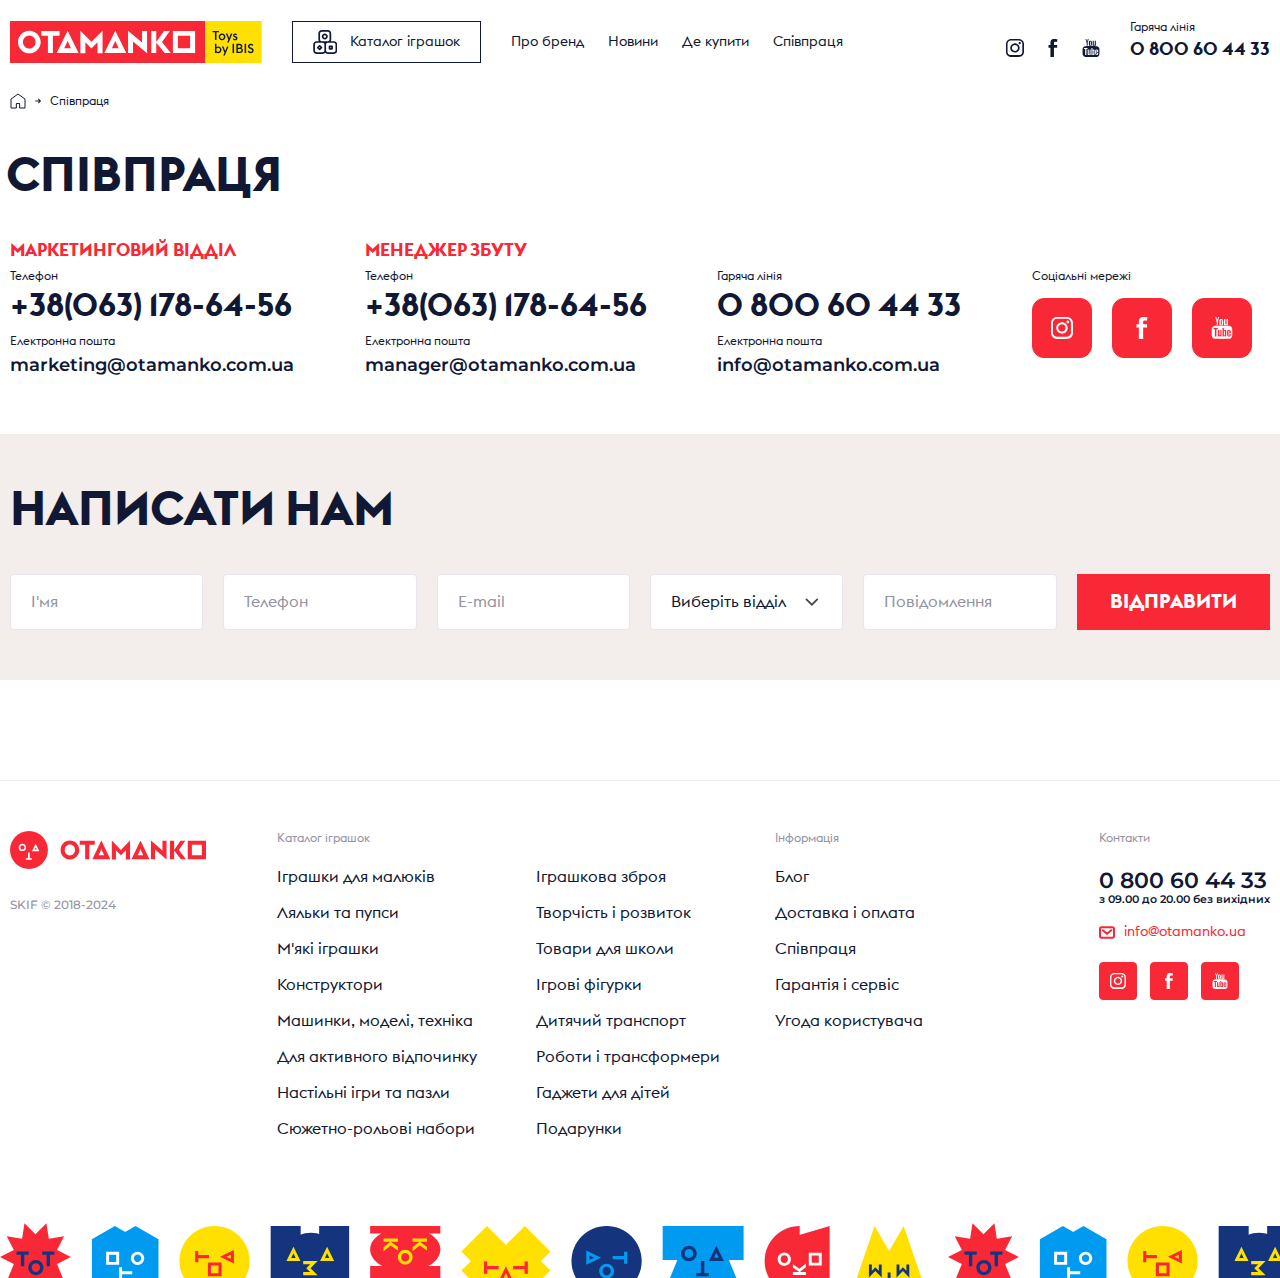
<file: cooperation.html>
<!DOCTYPE html>
<html lang="uk">
<head>
    <meta charset="UTF-8">
    <meta name="viewport" content="width=device-width, initial-scale=1.0">  
    <title>Співпраця</title>
    <link rel="preconnect" href="https://fonts.googleapis.com">
    <link rel="preconnect" href="https://fonts.gstatic.com" crossorigin>
    <link href="https://fonts.googleapis.com/css2?family=Montserrat:ital,wght@0,600;1,600&display=swap" rel="stylesheet">
    <link rel="stylesheet" href="css/style.css">
</head>
<body class="body"> 
    <header class="header">
        <div class="container">
            <div class="header__inner">
                <span class="header__burger">
                    <svg xmlns="http://www.w3.org/2000/svg" width="16" height="16" viewBox="0 0 16 16" fill="none">
                        <rect x="1.0625" y="1.36133" width="13.9148" height="1.36523" rx="0.682617" fill="#101834"/>
                        <rect x="1.0625" y="13.502" width="13.9148" height="1.36523" rx="0.682617" fill="#101834"/>
                        <rect x="1.0625" y="7.43164" width="13.9148" height="1.36523" rx="0.682617" fill="#101834"/>
                    </svg>
                    <svg xmlns="http://www.w3.org/2000/svg" width="16" height="16" viewBox="0 0 16 16" fill="none">
                        <path d="M1.24138 1L8 7.8772M8 7.8772L15 15M8 7.8772L1 15M8 7.8772L14.7586 1.00001" stroke="#101834" stroke-width="2" stroke-linecap="round"/>
                      </svg>
                </span>
                <a class="header__logo" href="index.html">
                    <img src="img/logo.svg" alt="logo">
                </a>
                <div class="header__catalog">
                    <div class="header__catalog-block">
                        <p class="header__catalog-name">Каталог іграшок</p>
                    </div>
                    <div class="header__catalog-content">
                        <div class="hader__catalog-inner">
                            <div class="header__catalog-select">
                                <a class="header__catalog-link" href="#">Електрична залізниця</a>
                                <a class="header__catalog-link" href="#">Іграшки на РК</a>
                                <a class="header__catalog-link" href="#">АвтоКонструктор</a>
                                <a class="header__catalog-link" href="#">Конструктор</a>
                                <a class="header__catalog-link" href="#">Іграшкова зброя</a>
                                <a class="header__catalog-link" href="#">Трюкова залізниця</a>
                                <a class="header__catalog-link" href="#">Електроінструменти</a>
                                <a class="header__catalog-link" href="#">Ігрові набори з ляльками</a>
                                <a class="header__catalog-link" href="#">Ігровий набір "Ферма"</a>
                            </div>
                            <div class="header__catalog-images">
                                <div class="header__catalog-img">
                                    <img src="img/header/car.png" alt="">
                                </div>
                                <div class="header__catalog-img">
                                    <img src="img/header/car.png" alt="">
                                </div>
                                <div class="header__catalog-img">
                                    <img src="img/header/car.png" alt="">
                                </div>
                                <div class="header__catalog-img">
                                    <img src="img/header/car.png" alt="">
                                </div>
                                <div class="header__catalog-img">
                                    <img src="img/header/car.png" alt="">
                                </div>
                                <div class="header__catalog-img">
                                    <img src="img/header/car.png" alt="">
                                </div>
                                <div class="header__catalog-img">
                                    <img src="img/header/car.png" alt="">
                                </div>
                                <div class="header__catalog-img">
                                    <img src="img/header/car.png" alt="">
                                </div>
                                <div class="header__catalog-img">
                                    <img src="img/header/car.png" alt="">
                                </div>
                            </div>
                        </div>
                    </div>
                </div>
                <nav class="header__menu">
                    <ul>
                        <li class="on-mobile">
                            <a href="#" class="header__link">Каталог іграшок</a>
                        </li>
                        <li>
                            <a href="#" class="header__link">Про бренд</a>
                        </li>
                        <li>
                            <a href="#" class="header__link">Новини</a>
                        </li>
                        <li>
                            <a href="#" class="header__link">Де купити</a>
                        </li>
                        <li>
                            <a href="#" class="header__link">Співпраця</a>
                        </li>
                    </ul>
                    <div class="header__social on-table">
                        <a class="header__social-link" href="#">
                            <svg xmlns="http://www.w3.org/2000/svg" width="18" height="18" viewBox="0 0 18 18" fill="none">
                                <path fill-rule="evenodd" clip-rule="evenodd" d="M12.8571 18H5.14286C3.77889 18 2.47078 17.4658 1.5063 16.5149C0.541831 15.564 0 14.2743 0 12.9296V5.07042C0 3.72566 0.541831 2.43598 1.5063 1.48509C2.47078 0.534204 3.77889 0 5.14286 0H12.8571C14.2211 0 15.5292 0.534204 16.4937 1.48509C17.4582 2.43598 18 3.72566 18 5.07042V12.9296C18 13.5954 17.867 14.2548 17.6085 14.8699C17.3501 15.4851 16.9713 16.0441 16.4937 16.5149C16.0161 16.9857 15.4492 17.3592 14.8252 17.614C14.2013 17.8688 13.5325 18 12.8571 18ZM16.3286 4.69014C16.3286 3.84967 15.9899 3.04361 15.3871 2.44931C14.7843 1.855 13.9668 1.52113 13.1143 1.52113H4.75714C3.90466 1.52113 3.0871 1.855 2.48431 2.44931C1.88151 3.04361 1.54286 3.84967 1.54286 4.69014V12.9296C1.54286 13.7701 1.88151 14.5761 2.48431 15.1704C3.0871 15.7647 3.90466 16.0986 4.75714 16.0986H13.1143C13.9668 16.0986 14.7843 15.7647 15.3871 15.1704C15.9899 14.5761 16.3286 13.7701 16.3286 12.9296V4.69014ZM13.7571 5.19718C13.5283 5.19718 13.3046 5.13027 13.1143 5.00492C12.924 4.87956 12.7757 4.70138 12.6881 4.49292C12.6005 4.28446 12.5776 4.05507 12.6222 3.83377C12.6669 3.61247 12.7771 3.40919 12.9389 3.24964C13.1007 3.09009 13.3069 2.98143 13.5314 2.93741C13.7559 2.89339 13.9885 2.91599 14.2 3.00233C14.4114 3.08868 14.5921 3.23491 14.7193 3.42252C14.8464 3.61013 14.9143 3.8307 14.9143 4.05634C14.9143 4.35891 14.7924 4.64909 14.5754 4.86304C14.3584 5.07699 14.064 5.19718 13.7571 5.19718ZM8.93571 13.5634C8.00756 13.5634 7.10024 13.292 6.3285 12.7836C5.55677 12.2752 4.95528 11.5526 4.60009 10.7072C4.24489 9.86177 4.15195 8.93149 4.33302 8.03398C4.5141 7.13648 4.96105 6.31207 5.61736 5.66501C6.27366 5.01794 7.10985 4.57729 8.02018 4.39876C8.9305 4.22024 9.87408 4.31186 10.7316 4.66205C11.5891 5.01224 12.322 5.60526 12.8377 6.36613C13.3533 7.127 13.6286 8.02153 13.6286 8.93662C13.6286 10.1637 13.1342 11.3405 12.2541 12.2082C11.374 13.0759 10.1803 13.5634 8.93571 13.5634ZM8.93571 5.95775C8.33813 5.95775 7.75397 6.13245 7.2571 6.45978C6.76023 6.7871 6.37296 7.25234 6.14428 7.79665C5.91559 8.34097 5.85576 8.93992 5.97234 9.51777C6.08892 10.0956 6.37668 10.6264 6.79923 11.043C7.22179 11.4596 7.76017 11.7433 8.34627 11.8583C8.93237 11.9732 9.53987 11.9142 10.092 11.6887C10.6441 11.4633 11.1159 11.0815 11.4479 10.5916C11.7799 10.1017 11.9571 9.52578 11.9571 8.93662C11.9571 8.14657 11.6388 7.38888 11.0722 6.83024C10.5056 6.27159 9.73705 5.95775 8.93571 5.95775Z" fill="#101834"/>
                            </svg>
                        </a>
                        <a class="header__social-link" href="#">
                            <svg xmlns="http://www.w3.org/2000/svg" width="18" height="18" viewBox="0 0 18 18" fill="none">
                                <path fill-rule="evenodd" clip-rule="evenodd" d="M4.5 5.95041H6.42857V4.16529C6.42857 3.37031 6.471 2.10332 7.07143 1.33884C7.70046 0.533752 8.47639 0 9.96429 0C12.3911 0 13.5 0.297521 13.5 0.297521L13.0179 3.12397C12.5014 2.95049 11.9596 2.85019 11.4107 2.82645C10.6582 2.82645 9.96429 2.99559 9.96429 3.71901V5.95041H13.1786V8.6281H9.96429V18H6.42857V8.6281H4.5V5.95041Z" fill="#101834"/>
                            </svg>
                        </a>
                        <a class="header__social-link" href="#">
                            <svg xmlns="http://www.w3.org/2000/svg" width="18" height="18" viewBox="0 0 18 18" fill="none">
                                <path fill-rule="evenodd" clip-rule="evenodd" d="M10.6654 1.73475H11.7761V5.20426C11.7761 5.6641 11.7455 6.13836 12.3314 6.13836C12.6993 6.13836 12.7479 5.79408 12.7479 5.07082V1.73475H13.8585V6.80557H12.7479V6.53869L12.3314 6.40524C12.2744 6.55854 12.179 6.69602 12.0537 6.80557C11.9333 6.89179 11.7873 6.93856 11.6372 6.93901C11.4434 6.94032 11.2523 6.89441 11.0819 6.80557C10.9644 6.74437 10.8679 6.65164 10.8043 6.53869C10.7375 6.41262 10.6907 6.27769 10.6654 6.13836C10.6488 5.97609 10.6654 5.57123 10.6654 5.07082V1.73475ZM6.91705 3.86983C6.91705 3.34567 6.8282 2.95682 6.91705 2.66885C7.02948 2.39858 7.22272 2.1664 7.47236 2.00164C7.70825 1.82044 8.00352 1.72584 8.30533 1.73475C8.58989 1.71856 8.87459 1.76417 9.13831 1.8682C9.3137 1.96114 9.4581 2.09994 9.55479 2.26852C9.67618 2.43119 9.7699 2.61136 9.83245 2.80229C9.91651 3.10738 9.96311 3.42088 9.97128 3.73639V4.67049C9.96399 5.03002 9.91745 5.38783 9.83245 5.73803C9.78295 5.97483 9.68885 6.20095 9.55479 6.40524C9.46251 6.57697 9.31697 6.71687 9.13831 6.80557C8.92057 6.90043 8.68311 6.94608 8.44416 6.93901C8.16037 6.94362 7.87809 6.8984 7.61119 6.80557C7.44511 6.76412 7.29839 6.6701 7.1947 6.53869C7.06535 6.33212 6.97159 6.10681 6.91705 5.87147C6.91288 5.88415 6.91705 5.28886 6.91705 4.80393V3.86983ZM4.2793 0L5.11227 2.66885C5.27053 1.94319 5.56485 1.04632 5.80641 0H6.63939L5.66759 4.00328V6.80557H4.69578V4.00328L3.44632 0H4.2793ZM17.3292 15.6128C17.2595 16.2141 16.9701 16.772 16.5125 17.1874C16.0549 17.6029 15.4588 17.8487 14.8303 17.8813C10.9861 18.0396 7.14519 18.0396 3.30749 17.8813C2.00111 17.7999 0.814127 16.8626 0.669745 15.6128C0.526752 13.6135 0.526752 11.6071 0.669745 9.60786C0.812739 8.35844 2.00111 7.29357 3.30749 7.2059C7.15028 7.04964 10.8473 7.04964 14.6915 7.2059C15.9965 7.29357 17.1848 8.35844 17.3292 9.60786C17.4736 11.6071 17.4736 13.6135 17.3292 15.6128ZM8.44416 6.40524C8.99948 6.40524 8.86065 5.64902 8.86065 5.47114V3.33606C8.86065 2.80229 8.7718 2.40797 8.44416 2.40197C8.10959 2.39583 8.02768 2.80229 8.02768 3.33606V5.47114C8.02768 5.79394 8.01935 6.40524 8.44416 6.40524ZM2.05803 10.0082H3.16867V15.8797H4.41813V10.0082H5.52876V8.94065H2.05803V10.0082ZM7.61119 13.878C7.61119 14.5052 7.48624 14.612 7.47236 14.6787C7.44289 14.7608 7.38619 14.8314 7.31096 14.8797C7.23573 14.9279 7.14611 14.951 7.05587 14.9456C6.87401 14.9456 6.82125 14.8339 6.77822 14.6787C6.76017 14.6137 6.77822 14.4753 6.77822 13.878V10.542H5.66759V14.9456C5.69084 15.1718 5.73734 15.3953 5.80641 15.6128C5.86898 15.7265 5.96573 15.8195 6.08407 15.8797C6.20455 15.9657 6.35048 16.0124 6.50056 16.0131C6.65002 16.009 6.7949 15.9626 6.91705 15.8797C7.04129 15.7693 7.13646 15.632 7.1947 15.4793L7.61119 15.6128V15.8797H8.58299V10.542H7.61119V13.878ZM12.3314 10.8088C12.2671 10.6963 12.1708 10.6037 12.0537 10.542C11.8796 10.4625 11.6909 10.4172 11.4984 10.4085C11.361 10.4085 11.3401 10.4716 11.2207 10.542C11.1791 10.5678 10.5266 11.3426 10.5266 11.3426V8.94065H9.41597V15.8797H10.5266V15.6128L10.6654 15.2125L10.9431 15.4793C11.0486 15.6463 11.0972 15.7996 11.2207 15.8797C11.3446 15.9592 11.4885 16.0053 11.6372 16.0131C11.9871 16.0131 12.212 15.7853 12.3314 15.4793C12.4048 15.2629 12.4514 15.039 12.4702 14.8121V12.0098C12.4702 12.0205 12.4688 11.3381 12.4702 11.2092C12.4477 11.0692 12.4007 10.9338 12.3314 10.8088ZM11.3596 14.0115C11.3596 14.5044 11.3623 14.6767 11.3596 14.6787C11.3288 14.7583 11.2723 14.8263 11.1983 14.8727C11.1243 14.9192 11.0368 14.9416 10.9486 14.9366C10.8595 14.9395 10.7714 14.9164 10.6961 14.8704C10.6208 14.8243 10.5617 14.7575 10.5266 14.6787C10.5016 14.606 10.5266 14.4628 10.5266 14.0115V12.677C10.5266 12.2072 10.5044 11.942 10.5266 11.8764C10.5612 11.7976 10.6191 11.7303 10.6932 11.6829C10.7672 11.6354 10.8541 11.6099 10.9431 11.6095C11.0325 11.608 11.1203 11.6327 11.1947 11.6804C11.2691 11.7281 11.3266 11.7965 11.3596 11.8764C11.3832 11.949 11.3596 12.2327 11.3596 12.677V14.0115ZM14.275 13.3443H16.2186V12.8105C16.2186 12.2913 16.1797 11.6198 16.0798 11.3426C15.9867 11.074 15.7604 10.969 15.5244 10.8088C15.2857 10.6327 14.9924 10.5387 14.6915 10.542C14.3985 10.542 14.082 10.545 13.8585 10.6754C13.6086 10.84 13.4153 11.0722 13.3032 11.3426C13.1991 11.5996 13.1643 12.0249 13.1643 12.677V14.2784C13.1575 14.7111 13.2835 15.1361 13.5267 15.5003C13.6653 15.6576 13.8429 15.7787 14.0431 15.8526C14.2917 15.9562 14.5594 16.0107 14.8303 16.0131C15.0252 16.0237 15.2188 15.9772 15.3856 15.8797C15.5647 15.7884 15.8201 15.6607 15.9409 15.4793C16.1853 14.8728 16.2186 15.0781 16.2186 14.1449V13.878H15.108V14.4118C15.108 14.7131 15.1524 14.961 15.108 15.079C15.0742 15.1584 15.0165 15.2262 14.9422 15.2738C14.868 15.3213 14.7807 15.3464 14.6915 15.3459C14.343 15.35 14.275 15.0178 14.275 14.5452V13.3443ZM14.275 12.0098C14.275 11.5731 14.2542 11.669 14.275 11.6095C14.3092 11.5305 14.3671 11.4629 14.4412 11.4155C14.5153 11.368 14.6024 11.3426 14.6915 11.3426C14.7805 11.3426 14.8676 11.368 14.9417 11.4155C15.0159 11.4629 15.0737 11.5305 15.108 11.6095C15.1274 11.6708 15.108 11.603 15.108 12.0098V12.8105H14.275V12.0098Z" fill="#101834"/>
                            </svg>
                        </a>
                    </div>
                    <div class="header__phone-block on-table">
                        <p class="header__phone-name">Гаряча лінія</p>
                        <a class="header__phone-tel" href="tel:+380800604433">0 800 60 44 33</a>
                    </div>
                </nav>         
                <div class="header__end">
                    <div class="header__social">
                        <a class="header__social-link" href="#">
                            <svg xmlns="http://www.w3.org/2000/svg" width="18" height="18" viewBox="0 0 18 18" fill="none">
                                <path fill-rule="evenodd" clip-rule="evenodd" d="M12.8571 18H5.14286C3.77889 18 2.47078 17.4658 1.5063 16.5149C0.541831 15.564 0 14.2743 0 12.9296V5.07042C0 3.72566 0.541831 2.43598 1.5063 1.48509C2.47078 0.534204 3.77889 0 5.14286 0H12.8571C14.2211 0 15.5292 0.534204 16.4937 1.48509C17.4582 2.43598 18 3.72566 18 5.07042V12.9296C18 13.5954 17.867 14.2548 17.6085 14.8699C17.3501 15.4851 16.9713 16.0441 16.4937 16.5149C16.0161 16.9857 15.4492 17.3592 14.8252 17.614C14.2013 17.8688 13.5325 18 12.8571 18ZM16.3286 4.69014C16.3286 3.84967 15.9899 3.04361 15.3871 2.44931C14.7843 1.855 13.9668 1.52113 13.1143 1.52113H4.75714C3.90466 1.52113 3.0871 1.855 2.48431 2.44931C1.88151 3.04361 1.54286 3.84967 1.54286 4.69014V12.9296C1.54286 13.7701 1.88151 14.5761 2.48431 15.1704C3.0871 15.7647 3.90466 16.0986 4.75714 16.0986H13.1143C13.9668 16.0986 14.7843 15.7647 15.3871 15.1704C15.9899 14.5761 16.3286 13.7701 16.3286 12.9296V4.69014ZM13.7571 5.19718C13.5283 5.19718 13.3046 5.13027 13.1143 5.00492C12.924 4.87956 12.7757 4.70138 12.6881 4.49292C12.6005 4.28446 12.5776 4.05507 12.6222 3.83377C12.6669 3.61247 12.7771 3.40919 12.9389 3.24964C13.1007 3.09009 13.3069 2.98143 13.5314 2.93741C13.7559 2.89339 13.9885 2.91599 14.2 3.00233C14.4114 3.08868 14.5921 3.23491 14.7193 3.42252C14.8464 3.61013 14.9143 3.8307 14.9143 4.05634C14.9143 4.35891 14.7924 4.64909 14.5754 4.86304C14.3584 5.07699 14.064 5.19718 13.7571 5.19718ZM8.93571 13.5634C8.00756 13.5634 7.10024 13.292 6.3285 12.7836C5.55677 12.2752 4.95528 11.5526 4.60009 10.7072C4.24489 9.86177 4.15195 8.93149 4.33302 8.03398C4.5141 7.13648 4.96105 6.31207 5.61736 5.66501C6.27366 5.01794 7.10985 4.57729 8.02018 4.39876C8.9305 4.22024 9.87408 4.31186 10.7316 4.66205C11.5891 5.01224 12.322 5.60526 12.8377 6.36613C13.3533 7.127 13.6286 8.02153 13.6286 8.93662C13.6286 10.1637 13.1342 11.3405 12.2541 12.2082C11.374 13.0759 10.1803 13.5634 8.93571 13.5634ZM8.93571 5.95775C8.33813 5.95775 7.75397 6.13245 7.2571 6.45978C6.76023 6.7871 6.37296 7.25234 6.14428 7.79665C5.91559 8.34097 5.85576 8.93992 5.97234 9.51777C6.08892 10.0956 6.37668 10.6264 6.79923 11.043C7.22179 11.4596 7.76017 11.7433 8.34627 11.8583C8.93237 11.9732 9.53987 11.9142 10.092 11.6887C10.6441 11.4633 11.1159 11.0815 11.4479 10.5916C11.7799 10.1017 11.9571 9.52578 11.9571 8.93662C11.9571 8.14657 11.6388 7.38888 11.0722 6.83024C10.5056 6.27159 9.73705 5.95775 8.93571 5.95775Z" fill="#101834"/>
                            </svg>
                        </a>
                        <a class="header__social-link" href="#">
                            <svg xmlns="http://www.w3.org/2000/svg" width="18" height="18" viewBox="0 0 18 18" fill="none">
                                <path fill-rule="evenodd" clip-rule="evenodd" d="M4.5 5.95041H6.42857V4.16529C6.42857 3.37031 6.471 2.10332 7.07143 1.33884C7.70046 0.533752 8.47639 0 9.96429 0C12.3911 0 13.5 0.297521 13.5 0.297521L13.0179 3.12397C12.5014 2.95049 11.9596 2.85019 11.4107 2.82645C10.6582 2.82645 9.96429 2.99559 9.96429 3.71901V5.95041H13.1786V8.6281H9.96429V18H6.42857V8.6281H4.5V5.95041Z" fill="#101834"/>
                            </svg>
                        </a>
                        <a class="header__social-link" href="#">
                            <svg xmlns="http://www.w3.org/2000/svg" width="18" height="18" viewBox="0 0 18 18" fill="none">
                                <path fill-rule="evenodd" clip-rule="evenodd" d="M10.6654 1.73475H11.7761V5.20426C11.7761 5.6641 11.7455 6.13836 12.3314 6.13836C12.6993 6.13836 12.7479 5.79408 12.7479 5.07082V1.73475H13.8585V6.80557H12.7479V6.53869L12.3314 6.40524C12.2744 6.55854 12.179 6.69602 12.0537 6.80557C11.9333 6.89179 11.7873 6.93856 11.6372 6.93901C11.4434 6.94032 11.2523 6.89441 11.0819 6.80557C10.9644 6.74437 10.8679 6.65164 10.8043 6.53869C10.7375 6.41262 10.6907 6.27769 10.6654 6.13836C10.6488 5.97609 10.6654 5.57123 10.6654 5.07082V1.73475ZM6.91705 3.86983C6.91705 3.34567 6.8282 2.95682 6.91705 2.66885C7.02948 2.39858 7.22272 2.1664 7.47236 2.00164C7.70825 1.82044 8.00352 1.72584 8.30533 1.73475C8.58989 1.71856 8.87459 1.76417 9.13831 1.8682C9.3137 1.96114 9.4581 2.09994 9.55479 2.26852C9.67618 2.43119 9.7699 2.61136 9.83245 2.80229C9.91651 3.10738 9.96311 3.42088 9.97128 3.73639V4.67049C9.96399 5.03002 9.91745 5.38783 9.83245 5.73803C9.78295 5.97483 9.68885 6.20095 9.55479 6.40524C9.46251 6.57697 9.31697 6.71687 9.13831 6.80557C8.92057 6.90043 8.68311 6.94608 8.44416 6.93901C8.16037 6.94362 7.87809 6.8984 7.61119 6.80557C7.44511 6.76412 7.29839 6.6701 7.1947 6.53869C7.06535 6.33212 6.97159 6.10681 6.91705 5.87147C6.91288 5.88415 6.91705 5.28886 6.91705 4.80393V3.86983ZM4.2793 0L5.11227 2.66885C5.27053 1.94319 5.56485 1.04632 5.80641 0H6.63939L5.66759 4.00328V6.80557H4.69578V4.00328L3.44632 0H4.2793ZM17.3292 15.6128C17.2595 16.2141 16.9701 16.772 16.5125 17.1874C16.0549 17.6029 15.4588 17.8487 14.8303 17.8813C10.9861 18.0396 7.14519 18.0396 3.30749 17.8813C2.00111 17.7999 0.814127 16.8626 0.669745 15.6128C0.526752 13.6135 0.526752 11.6071 0.669745 9.60786C0.812739 8.35844 2.00111 7.29357 3.30749 7.2059C7.15028 7.04964 10.8473 7.04964 14.6915 7.2059C15.9965 7.29357 17.1848 8.35844 17.3292 9.60786C17.4736 11.6071 17.4736 13.6135 17.3292 15.6128ZM8.44416 6.40524C8.99948 6.40524 8.86065 5.64902 8.86065 5.47114V3.33606C8.86065 2.80229 8.7718 2.40797 8.44416 2.40197C8.10959 2.39583 8.02768 2.80229 8.02768 3.33606V5.47114C8.02768 5.79394 8.01935 6.40524 8.44416 6.40524ZM2.05803 10.0082H3.16867V15.8797H4.41813V10.0082H5.52876V8.94065H2.05803V10.0082ZM7.61119 13.878C7.61119 14.5052 7.48624 14.612 7.47236 14.6787C7.44289 14.7608 7.38619 14.8314 7.31096 14.8797C7.23573 14.9279 7.14611 14.951 7.05587 14.9456C6.87401 14.9456 6.82125 14.8339 6.77822 14.6787C6.76017 14.6137 6.77822 14.4753 6.77822 13.878V10.542H5.66759V14.9456C5.69084 15.1718 5.73734 15.3953 5.80641 15.6128C5.86898 15.7265 5.96573 15.8195 6.08407 15.8797C6.20455 15.9657 6.35048 16.0124 6.50056 16.0131C6.65002 16.009 6.7949 15.9626 6.91705 15.8797C7.04129 15.7693 7.13646 15.632 7.1947 15.4793L7.61119 15.6128V15.8797H8.58299V10.542H7.61119V13.878ZM12.3314 10.8088C12.2671 10.6963 12.1708 10.6037 12.0537 10.542C11.8796 10.4625 11.6909 10.4172 11.4984 10.4085C11.361 10.4085 11.3401 10.4716 11.2207 10.542C11.1791 10.5678 10.5266 11.3426 10.5266 11.3426V8.94065H9.41597V15.8797H10.5266V15.6128L10.6654 15.2125L10.9431 15.4793C11.0486 15.6463 11.0972 15.7996 11.2207 15.8797C11.3446 15.9592 11.4885 16.0053 11.6372 16.0131C11.9871 16.0131 12.212 15.7853 12.3314 15.4793C12.4048 15.2629 12.4514 15.039 12.4702 14.8121V12.0098C12.4702 12.0205 12.4688 11.3381 12.4702 11.2092C12.4477 11.0692 12.4007 10.9338 12.3314 10.8088ZM11.3596 14.0115C11.3596 14.5044 11.3623 14.6767 11.3596 14.6787C11.3288 14.7583 11.2723 14.8263 11.1983 14.8727C11.1243 14.9192 11.0368 14.9416 10.9486 14.9366C10.8595 14.9395 10.7714 14.9164 10.6961 14.8704C10.6208 14.8243 10.5617 14.7575 10.5266 14.6787C10.5016 14.606 10.5266 14.4628 10.5266 14.0115V12.677C10.5266 12.2072 10.5044 11.942 10.5266 11.8764C10.5612 11.7976 10.6191 11.7303 10.6932 11.6829C10.7672 11.6354 10.8541 11.6099 10.9431 11.6095C11.0325 11.608 11.1203 11.6327 11.1947 11.6804C11.2691 11.7281 11.3266 11.7965 11.3596 11.8764C11.3832 11.949 11.3596 12.2327 11.3596 12.677V14.0115ZM14.275 13.3443H16.2186V12.8105C16.2186 12.2913 16.1797 11.6198 16.0798 11.3426C15.9867 11.074 15.7604 10.969 15.5244 10.8088C15.2857 10.6327 14.9924 10.5387 14.6915 10.542C14.3985 10.542 14.082 10.545 13.8585 10.6754C13.6086 10.84 13.4153 11.0722 13.3032 11.3426C13.1991 11.5996 13.1643 12.0249 13.1643 12.677V14.2784C13.1575 14.7111 13.2835 15.1361 13.5267 15.5003C13.6653 15.6576 13.8429 15.7787 14.0431 15.8526C14.2917 15.9562 14.5594 16.0107 14.8303 16.0131C15.0252 16.0237 15.2188 15.9772 15.3856 15.8797C15.5647 15.7884 15.8201 15.6607 15.9409 15.4793C16.1853 14.8728 16.2186 15.0781 16.2186 14.1449V13.878H15.108V14.4118C15.108 14.7131 15.1524 14.961 15.108 15.079C15.0742 15.1584 15.0165 15.2262 14.9422 15.2738C14.868 15.3213 14.7807 15.3464 14.6915 15.3459C14.343 15.35 14.275 15.0178 14.275 14.5452V13.3443ZM14.275 12.0098C14.275 11.5731 14.2542 11.669 14.275 11.6095C14.3092 11.5305 14.3671 11.4629 14.4412 11.4155C14.5153 11.368 14.6024 11.3426 14.6915 11.3426C14.7805 11.3426 14.8676 11.368 14.9417 11.4155C15.0159 11.4629 15.0737 11.5305 15.108 11.6095C15.1274 11.6708 15.108 11.603 15.108 12.0098V12.8105H14.275V12.0098Z" fill="#101834"/>
                            </svg>
                        </a>
                    </div>
                    <div class="header__phone">
                        <span class="header__phone-btn">
                            <svg xmlns="http://www.w3.org/2000/svg" width="16" height="16" viewBox="0 0 16 16" fill="none">
                                <path d="M14.6861 12.0733L12.524 9.9061C12.0934 9.47621 11.3802 9.48927 10.9346 9.9361L9.84533 11.0276C9.77651 10.9896 9.70528 10.9499 9.63039 10.9077C8.94253 10.5257 8.00108 10.0022 7.01039 9.00851C6.01678 8.01276 5.4939 7.06772 5.1116 6.37786C5.07126 6.30478 5.03261 6.23431 4.99444 6.16739L5.72549 5.43577L6.08491 5.07509C6.53124 4.62763 6.54355 3.91305 6.11391 3.48192L3.95183 1.31445C3.52219 0.883917 2.80871 0.896979 2.36238 1.34444L1.75303 1.95868L1.76968 1.97525C1.56536 2.23655 1.39462 2.53793 1.26756 2.86292C1.15044 3.17228 1.07752 3.46748 1.04418 3.76329C0.758688 6.13542 1.84023 8.30337 4.7754 11.2452C8.83268 15.3114 12.1023 15.0043 12.2434 14.9893C12.5506 14.9525 12.845 14.8789 13.1442 14.7624C13.4657 14.6366 13.7661 14.4657 14.0267 14.2613L14.04 14.2732L14.6573 13.6673C15.1027 13.22 15.1156 12.5051 14.6861 12.0733Z" fill="#101834"/>
                            </svg>
                            <svg xmlns="http://www.w3.org/2000/svg" width="16" height="16" viewBox="0 0 16 16" fill="none">
                                <path d="M1.24138 1L8 7.8772M8 7.8772L15 15M8 7.8772L1 15M8 7.8772L14.7586 1.00001" stroke="#101834" stroke-width="2" stroke-linecap="round"/>
                              </svg>
                        </span>
                        <div class="header__phone-block">
                            <p class="header__phone-name">Гаряча лінія</p>
                            <a class="header__phone-tel" href="tel:+380800604433">0 800 60 44 33</a>
                        </div>
                        <span class="header__phone-more">
                            <svg xmlns="http://www.w3.org/2000/svg" width="18" height="16" viewBox="0 0 18 16" fill="none">
                                <path d="M16 5.21094L9 12L2 5.21094" stroke="#101834" stroke-width="2" stroke-linecap="square"/>
                            </svg>
                        </span>
                        <div class="header__phone-content">
                            <div class="header__phone-box">
                                <div class="header__phone-block">
                                    <p class="header__phone-name">Гаряча лінія</p>
                                    <a class="header__phone-tel" href="tel:+380800604433">0 800 60 44 33</a>
                                </div>
                                <div class="header__phone-block">
                                    <p class="header__phone-name">Електронна пошта</p>
                                    <a class="header__phone-email" href="mailto:info@otamanko.com.ua">info@otamanko.com.ua</a>
                                </div>
                                <div class="header__social">
                                    <a class="header__social-link" href="#">
                                        <svg xmlns="http://www.w3.org/2000/svg" width="18" height="18" viewBox="0 0 18 18" fill="none">
                                            <path fill-rule="evenodd" clip-rule="evenodd" d="M12.8571 18H5.14286C3.77889 18 2.47078 17.4658 1.5063 16.5149C0.541831 15.564 0 14.2743 0 12.9296V5.07042C0 3.72566 0.541831 2.43598 1.5063 1.48509C2.47078 0.534204 3.77889 0 5.14286 0H12.8571C14.2211 0 15.5292 0.534204 16.4937 1.48509C17.4582 2.43598 18 3.72566 18 5.07042V12.9296C18 13.5954 17.867 14.2548 17.6085 14.8699C17.3501 15.4851 16.9713 16.0441 16.4937 16.5149C16.0161 16.9857 15.4492 17.3592 14.8252 17.614C14.2013 17.8688 13.5325 18 12.8571 18ZM16.3286 4.69014C16.3286 3.84967 15.9899 3.04361 15.3871 2.44931C14.7843 1.855 13.9668 1.52113 13.1143 1.52113H4.75714C3.90466 1.52113 3.0871 1.855 2.48431 2.44931C1.88151 3.04361 1.54286 3.84967 1.54286 4.69014V12.9296C1.54286 13.7701 1.88151 14.5761 2.48431 15.1704C3.0871 15.7647 3.90466 16.0986 4.75714 16.0986H13.1143C13.9668 16.0986 14.7843 15.7647 15.3871 15.1704C15.9899 14.5761 16.3286 13.7701 16.3286 12.9296V4.69014ZM13.7571 5.19718C13.5283 5.19718 13.3046 5.13027 13.1143 5.00492C12.924 4.87956 12.7757 4.70138 12.6881 4.49292C12.6005 4.28446 12.5776 4.05507 12.6222 3.83377C12.6669 3.61247 12.7771 3.40919 12.9389 3.24964C13.1007 3.09009 13.3069 2.98143 13.5314 2.93741C13.7559 2.89339 13.9885 2.91599 14.2 3.00233C14.4114 3.08868 14.5921 3.23491 14.7193 3.42252C14.8464 3.61013 14.9143 3.8307 14.9143 4.05634C14.9143 4.35891 14.7924 4.64909 14.5754 4.86304C14.3584 5.07699 14.064 5.19718 13.7571 5.19718ZM8.93571 13.5634C8.00756 13.5634 7.10024 13.292 6.3285 12.7836C5.55677 12.2752 4.95528 11.5526 4.60009 10.7072C4.24489 9.86177 4.15195 8.93149 4.33302 8.03398C4.5141 7.13648 4.96105 6.31207 5.61736 5.66501C6.27366 5.01794 7.10985 4.57729 8.02018 4.39876C8.9305 4.22024 9.87408 4.31186 10.7316 4.66205C11.5891 5.01224 12.322 5.60526 12.8377 6.36613C13.3533 7.127 13.6286 8.02153 13.6286 8.93662C13.6286 10.1637 13.1342 11.3405 12.2541 12.2082C11.374 13.0759 10.1803 13.5634 8.93571 13.5634ZM8.93571 5.95775C8.33813 5.95775 7.75397 6.13245 7.2571 6.45978C6.76023 6.7871 6.37296 7.25234 6.14428 7.79665C5.91559 8.34097 5.85576 8.93992 5.97234 9.51777C6.08892 10.0956 6.37668 10.6264 6.79923 11.043C7.22179 11.4596 7.76017 11.7433 8.34627 11.8583C8.93237 11.9732 9.53987 11.9142 10.092 11.6887C10.6441 11.4633 11.1159 11.0815 11.4479 10.5916C11.7799 10.1017 11.9571 9.52578 11.9571 8.93662C11.9571 8.14657 11.6388 7.38888 11.0722 6.83024C10.5056 6.27159 9.73705 5.95775 8.93571 5.95775Z" fill="#101834"/>
                                        </svg>
                                    </a>
                                    <a class="header__social-link" href="#">
                                        <svg xmlns="http://www.w3.org/2000/svg" width="18" height="18" viewBox="0 0 18 18" fill="none">
                                            <path fill-rule="evenodd" clip-rule="evenodd" d="M4.5 5.95041H6.42857V4.16529C6.42857 3.37031 6.471 2.10332 7.07143 1.33884C7.70046 0.533752 8.47639 0 9.96429 0C12.3911 0 13.5 0.297521 13.5 0.297521L13.0179 3.12397C12.5014 2.95049 11.9596 2.85019 11.4107 2.82645C10.6582 2.82645 9.96429 2.99559 9.96429 3.71901V5.95041H13.1786V8.6281H9.96429V18H6.42857V8.6281H4.5V5.95041Z" fill="#101834"/>
                                        </svg>
                                    </a>
                                    <a class="header__social-link" href="#">
                                        <svg xmlns="http://www.w3.org/2000/svg" width="18" height="18" viewBox="0 0 18 18" fill="none">
                                            <path fill-rule="evenodd" clip-rule="evenodd" d="M10.6654 1.73475H11.7761V5.20426C11.7761 5.6641 11.7455 6.13836 12.3314 6.13836C12.6993 6.13836 12.7479 5.79408 12.7479 5.07082V1.73475H13.8585V6.80557H12.7479V6.53869L12.3314 6.40524C12.2744 6.55854 12.179 6.69602 12.0537 6.80557C11.9333 6.89179 11.7873 6.93856 11.6372 6.93901C11.4434 6.94032 11.2523 6.89441 11.0819 6.80557C10.9644 6.74437 10.8679 6.65164 10.8043 6.53869C10.7375 6.41262 10.6907 6.27769 10.6654 6.13836C10.6488 5.97609 10.6654 5.57123 10.6654 5.07082V1.73475ZM6.91705 3.86983C6.91705 3.34567 6.8282 2.95682 6.91705 2.66885C7.02948 2.39858 7.22272 2.1664 7.47236 2.00164C7.70825 1.82044 8.00352 1.72584 8.30533 1.73475C8.58989 1.71856 8.87459 1.76417 9.13831 1.8682C9.3137 1.96114 9.4581 2.09994 9.55479 2.26852C9.67618 2.43119 9.7699 2.61136 9.83245 2.80229C9.91651 3.10738 9.96311 3.42088 9.97128 3.73639V4.67049C9.96399 5.03002 9.91745 5.38783 9.83245 5.73803C9.78295 5.97483 9.68885 6.20095 9.55479 6.40524C9.46251 6.57697 9.31697 6.71687 9.13831 6.80557C8.92057 6.90043 8.68311 6.94608 8.44416 6.93901C8.16037 6.94362 7.87809 6.8984 7.61119 6.80557C7.44511 6.76412 7.29839 6.6701 7.1947 6.53869C7.06535 6.33212 6.97159 6.10681 6.91705 5.87147C6.91288 5.88415 6.91705 5.28886 6.91705 4.80393V3.86983ZM4.2793 0L5.11227 2.66885C5.27053 1.94319 5.56485 1.04632 5.80641 0H6.63939L5.66759 4.00328V6.80557H4.69578V4.00328L3.44632 0H4.2793ZM17.3292 15.6128C17.2595 16.2141 16.9701 16.772 16.5125 17.1874C16.0549 17.6029 15.4588 17.8487 14.8303 17.8813C10.9861 18.0396 7.14519 18.0396 3.30749 17.8813C2.00111 17.7999 0.814127 16.8626 0.669745 15.6128C0.526752 13.6135 0.526752 11.6071 0.669745 9.60786C0.812739 8.35844 2.00111 7.29357 3.30749 7.2059C7.15028 7.04964 10.8473 7.04964 14.6915 7.2059C15.9965 7.29357 17.1848 8.35844 17.3292 9.60786C17.4736 11.6071 17.4736 13.6135 17.3292 15.6128ZM8.44416 6.40524C8.99948 6.40524 8.86065 5.64902 8.86065 5.47114V3.33606C8.86065 2.80229 8.7718 2.40797 8.44416 2.40197C8.10959 2.39583 8.02768 2.80229 8.02768 3.33606V5.47114C8.02768 5.79394 8.01935 6.40524 8.44416 6.40524ZM2.05803 10.0082H3.16867V15.8797H4.41813V10.0082H5.52876V8.94065H2.05803V10.0082ZM7.61119 13.878C7.61119 14.5052 7.48624 14.612 7.47236 14.6787C7.44289 14.7608 7.38619 14.8314 7.31096 14.8797C7.23573 14.9279 7.14611 14.951 7.05587 14.9456C6.87401 14.9456 6.82125 14.8339 6.77822 14.6787C6.76017 14.6137 6.77822 14.4753 6.77822 13.878V10.542H5.66759V14.9456C5.69084 15.1718 5.73734 15.3953 5.80641 15.6128C5.86898 15.7265 5.96573 15.8195 6.08407 15.8797C6.20455 15.9657 6.35048 16.0124 6.50056 16.0131C6.65002 16.009 6.7949 15.9626 6.91705 15.8797C7.04129 15.7693 7.13646 15.632 7.1947 15.4793L7.61119 15.6128V15.8797H8.58299V10.542H7.61119V13.878ZM12.3314 10.8088C12.2671 10.6963 12.1708 10.6037 12.0537 10.542C11.8796 10.4625 11.6909 10.4172 11.4984 10.4085C11.361 10.4085 11.3401 10.4716 11.2207 10.542C11.1791 10.5678 10.5266 11.3426 10.5266 11.3426V8.94065H9.41597V15.8797H10.5266V15.6128L10.6654 15.2125L10.9431 15.4793C11.0486 15.6463 11.0972 15.7996 11.2207 15.8797C11.3446 15.9592 11.4885 16.0053 11.6372 16.0131C11.9871 16.0131 12.212 15.7853 12.3314 15.4793C12.4048 15.2629 12.4514 15.039 12.4702 14.8121V12.0098C12.4702 12.0205 12.4688 11.3381 12.4702 11.2092C12.4477 11.0692 12.4007 10.9338 12.3314 10.8088ZM11.3596 14.0115C11.3596 14.5044 11.3623 14.6767 11.3596 14.6787C11.3288 14.7583 11.2723 14.8263 11.1983 14.8727C11.1243 14.9192 11.0368 14.9416 10.9486 14.9366C10.8595 14.9395 10.7714 14.9164 10.6961 14.8704C10.6208 14.8243 10.5617 14.7575 10.5266 14.6787C10.5016 14.606 10.5266 14.4628 10.5266 14.0115V12.677C10.5266 12.2072 10.5044 11.942 10.5266 11.8764C10.5612 11.7976 10.6191 11.7303 10.6932 11.6829C10.7672 11.6354 10.8541 11.6099 10.9431 11.6095C11.0325 11.608 11.1203 11.6327 11.1947 11.6804C11.2691 11.7281 11.3266 11.7965 11.3596 11.8764C11.3832 11.949 11.3596 12.2327 11.3596 12.677V14.0115ZM14.275 13.3443H16.2186V12.8105C16.2186 12.2913 16.1797 11.6198 16.0798 11.3426C15.9867 11.074 15.7604 10.969 15.5244 10.8088C15.2857 10.6327 14.9924 10.5387 14.6915 10.542C14.3985 10.542 14.082 10.545 13.8585 10.6754C13.6086 10.84 13.4153 11.0722 13.3032 11.3426C13.1991 11.5996 13.1643 12.0249 13.1643 12.677V14.2784C13.1575 14.7111 13.2835 15.1361 13.5267 15.5003C13.6653 15.6576 13.8429 15.7787 14.0431 15.8526C14.2917 15.9562 14.5594 16.0107 14.8303 16.0131C15.0252 16.0237 15.2188 15.9772 15.3856 15.8797C15.5647 15.7884 15.8201 15.6607 15.9409 15.4793C16.1853 14.8728 16.2186 15.0781 16.2186 14.1449V13.878H15.108V14.4118C15.108 14.7131 15.1524 14.961 15.108 15.079C15.0742 15.1584 15.0165 15.2262 14.9422 15.2738C14.868 15.3213 14.7807 15.3464 14.6915 15.3459C14.343 15.35 14.275 15.0178 14.275 14.5452V13.3443ZM14.275 12.0098C14.275 11.5731 14.2542 11.669 14.275 11.6095C14.3092 11.5305 14.3671 11.4629 14.4412 11.4155C14.5153 11.368 14.6024 11.3426 14.6915 11.3426C14.7805 11.3426 14.8676 11.368 14.9417 11.4155C15.0159 11.4629 15.0737 11.5305 15.108 11.6095C15.1274 11.6708 15.108 11.603 15.108 12.0098V12.8105H14.275V12.0098Z" fill="#101834"/>
                                        </svg>
                                    </a>
                                </div>
                            </div>
                            <a class="header__phone-link btn" href="#">Написати нам</a>
                        </div>
                    </div>
                </div>
            </div>
        </div>
    </header>

    <main class="main">
        <section class="cooperation">
            <div class="container">
                <div class="cooperation__inner">
                    <div class="breadcrumbs">
                        <a class="breadcrumbs__link" href="index.html">
                            <svg xmlns="http://www.w3.org/2000/svg" width="16" height="16" viewBox="0 0 16 16" fill="none">
                                <path d="M8.00887 1L1 6.09091V15H6.35247L6.35235 10.5267H9.64753V15H15V6.09091L8.00887 1Z" stroke="#101834"/>
                            </svg>
                        </a>
                        <a class="breadcrumbs__link" href="cooperation.html">Співпраця</a>
                    </div>
                    <h2 class="cooperation__title">Співпраця</h2>
                    <div class="cooperation__content">
                        <div class="cooperation__box">
                            <h5 class="cooperation__name">Маркетинговий відділ</h5>
                            <div class="cooperation__block">
                                <p class="cooperation__block-name">Телефон</p>
                                <a class="cooperation__block-number" href="tel:+380631786456">+38(063) 178-64-56</a>
                            </div>
                            <div class="cooperation__block">
                                <p class="cooperation__block-name">Електронна пошта</p>
                                <a class="cooperation__block-email" href="mailto:marketing@otamanko.com.ua">marketing@otamanko.com.ua</a>
                            </div>
                        </div>
                        <div class="cooperation__box">
                            <h5 class="cooperation__name">Менеджер збуту</h5>
                            <div class="cooperation__block">
                                <p class="cooperation__block-name">Телефон</p>
                                <a class="cooperation__block-number" href="tel:+380631786456">+38(063) 178-64-56</a>
                            </div>
                            <div class="cooperation__block">
                                <p class="cooperation__block-name">Електронна пошта</p>
                                <a class="cooperation__block-email" href="mailto:manager@otamanko.com.ua">manager@otamanko.com.ua</a>
                            </div>
                        </div>
                        <div class="cooperation__box">
                            <div class="cooperation__block">
                                <p class="cooperation__block-name">Гаряча лінія</p>
                                <a class="cooperation__block-number" href="tel:+380800604433">0 800 60 44 33</a>
                            </div>
                            <div class="cooperation__block">
                                <p class="cooperation__block-name">Електронна пошта</p>
                                <a class="cooperation__block-email" href="mailto:info@otamanko.com.ua">info@otamanko.com.ua</a>
                            </div>
                        </div>
                        <div class="cooperation__box cooperation__box-social">
                            <p class="cooperation__block-name">Соціальні мережі</p>
                            <div class="cooperation__socials">
                                <a class="cooperation__social-link" href="#">
                                    <svg xmlns="http://www.w3.org/2000/svg" width="22" height="22" viewBox="0 0 22 22" fill="none">
                                        <path fill-rule="evenodd" clip-rule="evenodd" d="M15.7143 22H6.28571C4.61864 22 3.01984 21.3471 1.84104 20.1849C0.662238 19.0227 0 17.4464 0 15.8028V6.19718C0 4.55359 0.662238 2.97731 1.84104 1.81511C3.01984 0.652916 4.61864 0 6.28571 0H15.7143C17.3814 0 18.9802 0.652916 20.159 1.81511C21.3378 2.97731 22 4.55359 22 6.19718V15.8028C22 16.6166 21.8374 17.4225 21.5215 18.1744C21.2056 18.9263 20.7426 19.6094 20.159 20.1849C19.5753 20.7603 18.8823 21.2168 18.1197 21.5283C17.3571 21.8397 16.5397 22 15.7143 22ZM19.9571 5.73239C19.9571 4.70515 19.5432 3.71997 18.8065 2.9936C18.0697 2.26723 17.0705 1.85915 16.0286 1.85915H5.81429C4.77236 1.85915 3.77313 2.26723 3.03638 2.9936C2.29963 3.71997 1.88571 4.70515 1.88571 5.73239V15.8028C1.88571 16.8301 2.29963 17.8152 3.03638 18.5416C3.77313 19.268 4.77236 19.6761 5.81429 19.6761H16.0286C17.0705 19.6761 18.0697 19.268 18.8065 18.5416C19.5432 17.8152 19.9571 16.8301 19.9571 15.8028V5.73239ZM16.8143 6.35211C16.5346 6.35211 16.2611 6.27033 16.0286 6.11712C15.796 5.9639 15.6147 5.74613 15.5077 5.49135C15.4006 5.23656 15.3726 4.9562 15.4272 4.68572C15.4818 4.41524 15.6164 4.16679 15.8142 3.97178C16.012 3.77678 16.264 3.64397 16.5384 3.59017C16.8127 3.53637 17.0971 3.56398 17.3555 3.66952C17.6139 3.77506 17.8348 3.95378 17.9902 4.18308C18.1456 4.41238 18.2286 4.68197 18.2286 4.95775C18.2286 5.32756 18.0796 5.68222 17.8143 5.94371C17.5491 6.20521 17.1894 6.35211 16.8143 6.35211ZM10.9214 16.5775C9.78701 16.5775 8.67807 16.2458 7.73484 15.6244C6.7916 15.0031 6.05645 14.1199 5.62233 13.0866C5.1882 12.0533 5.0746 10.9163 5.29592 9.81931C5.51723 8.72236 6.0635 7.71475 6.86566 6.9239C7.66781 6.13304 8.68982 5.59446 9.80244 5.37626C10.9151 5.15807 12.0683 5.27005 13.1164 5.69806C14.1644 6.12607 15.0603 6.85088 15.6905 7.78082C16.3207 8.71077 16.6571 9.8041 16.6571 10.9225C16.6571 12.4223 16.0529 13.8607 14.9772 14.9212C13.9015 15.9817 12.4426 16.5775 10.9214 16.5775ZM10.9214 7.28169C10.1911 7.28169 9.47707 7.49522 8.86979 7.89528C8.2625 8.29534 7.78918 8.86397 7.50967 9.52924C7.23017 10.1945 7.15704 10.9266 7.29953 11.6328C7.44202 12.3391 7.79372 12.9878 8.31018 13.497C8.82663 14.0062 9.48465 14.3529 10.201 14.4934C10.9173 14.6339 11.6598 14.5618 12.3346 14.2862C13.0094 14.0107 13.5862 13.544 13.9919 12.9453C14.3977 12.3465 14.6143 11.6426 14.6143 10.9225C14.6143 9.95692 14.2252 9.03086 13.5327 8.34807C12.8401 7.66528 11.9008 7.28169 10.9214 7.28169Z" fill="white"/>
                                    </svg>
                                </a>
                                <a class="cooperation__social-link" href="#">
                                    <svg xmlns="http://www.w3.org/2000/svg" width="22" height="22" viewBox="0 0 22 22" fill="none">
                                        <path fill-rule="evenodd" clip-rule="evenodd" d="M5.5 7.27273H7.85714V5.09091C7.85714 4.11927 7.909 2.57073 8.64286 1.63636C9.41168 0.652364 10.36 0 12.1786 0C15.1446 0 16.5 0.363636 16.5 0.363636L15.9107 3.81818C15.2795 3.60615 14.6172 3.48356 13.9464 3.45455C13.0267 3.45455 12.1786 3.66127 12.1786 4.54545V7.27273H16.1071V10.5455H12.1786V22H7.85714V10.5455H5.5V7.27273Z" fill="white"/>
                                    </svg>
                                </a>
                                <a class="cooperation__social-link" href="#">
                                    <svg xmlns="http://www.w3.org/2000/svg" width="22" height="22" viewBox="0 0 22 22" fill="none">
                                        <path fill-rule="evenodd" clip-rule="evenodd" d="M13.0355 2.12025H14.393V6.36076C14.393 6.92279 14.3556 7.50244 15.0717 7.50244C15.5213 7.50244 15.5807 7.08165 15.5807 6.19767V2.12025H16.9382V8.31792H15.5807V7.99173L15.0717 7.82863C15.002 8.016 14.8855 8.18403 14.7323 8.31792C14.5852 8.4233 14.4068 8.48047 14.2233 8.48102C13.9863 8.48261 13.7528 8.4265 13.5446 8.31792C13.4009 8.24311 13.283 8.12978 13.2052 7.99173C13.1237 7.83764 13.0665 7.67273 13.0355 7.50244C13.0152 7.30411 13.0355 6.80928 13.0355 6.19767V2.12025ZM8.45417 4.7298C8.45417 4.08915 8.34557 3.61389 8.45417 3.26193C8.59158 2.9316 8.82777 2.64782 9.13289 2.44645C9.42119 2.22498 9.78208 2.10935 10.151 2.12025C10.4988 2.10046 10.8467 2.15621 11.169 2.28335C11.3834 2.39695 11.5599 2.56659 11.6781 2.77264C11.8264 2.97145 11.941 3.19166 12.0174 3.42503C12.1202 3.79791 12.1771 4.18108 12.1871 4.5667V5.70838C12.1782 6.14781 12.1213 6.58513 12.0174 7.01315C11.9569 7.30257 11.8419 7.57894 11.6781 7.82863C11.5653 8.03852 11.3874 8.20951 11.169 8.31792C10.9029 8.43386 10.6127 8.48965 10.3206 8.48102C9.97379 8.48665 9.62877 8.43138 9.30257 8.31792C9.09958 8.26725 8.92025 8.15235 8.79353 7.99173C8.63543 7.73925 8.52083 7.46387 8.45417 7.17624C8.44908 7.19174 8.45417 6.46417 8.45417 5.87147V4.7298ZM5.23025 0L6.24833 3.26193C6.44177 2.37501 6.80149 1.27884 7.09673 0H8.11481L6.92705 4.89289V8.31792H5.73929V4.89289L4.21217 0H5.23025ZM21.1802 19.0823C21.0949 19.8172 20.7412 20.4992 20.1819 21.0069C19.6226 21.5146 18.8941 21.8151 18.1259 21.8549C13.4275 22.0484 8.73301 22.0484 4.04249 21.8549C2.44581 21.7554 0.995045 20.6098 0.818578 19.0823C0.643807 16.6387 0.643807 14.1865 0.818578 11.7429C0.993348 10.2159 2.44581 8.91436 4.04249 8.80721C8.73923 8.61622 13.2578 8.61622 17.9562 8.80721C19.5512 8.91436 21.0037 10.2159 21.1802 11.7429C21.3566 14.1865 21.3566 16.6388 21.1802 19.0823ZM10.3206 7.82863C10.9994 7.82863 10.8297 6.90436 10.8297 6.68695V4.07741C10.8297 3.42503 10.7211 2.94308 10.3206 2.93574C9.91172 2.92823 9.81161 3.42503 9.81161 4.07741V6.68695C9.81161 7.08148 9.80142 7.82863 10.3206 7.82863ZM2.51538 12.2322H3.87281V19.4085H5.39993V12.2322H6.75737V10.9275H2.51538V12.2322ZM9.30257 16.962C9.30257 17.7286 9.14985 17.8591 9.13289 17.9406C9.09686 18.041 9.02757 18.1273 8.93562 18.1862C8.84367 18.2452 8.73414 18.2735 8.62385 18.2668C8.40157 18.2668 8.33709 18.1303 8.28449 17.9406C8.26243 17.8612 8.28449 17.6921 8.28449 16.962V12.8846H6.92705V18.2668C6.95547 18.5433 7.01231 18.8165 7.09673 19.0823C7.1732 19.2213 7.29145 19.335 7.43609 19.4085C7.58334 19.5136 7.7617 19.5708 7.94513 19.5716C8.12781 19.5665 8.30488 19.5098 8.45417 19.4085C8.60602 19.2735 8.72234 19.1058 8.79353 18.9192L9.30257 19.0823V19.4085H10.4903V12.8846H9.30257V16.962ZM15.0717 13.2108C14.9931 13.0733 14.8754 12.9601 14.7323 12.8846C14.5196 12.7875 14.2889 12.7321 14.0536 12.7215C13.8856 12.7215 13.8602 12.7987 13.7142 12.8846C13.6633 12.9163 12.8658 13.8632 12.8658 13.8632V10.9275H11.5084V19.4085H12.8658V19.0823L13.0355 18.593L13.3749 18.9192C13.5038 19.1232 13.5632 19.3106 13.7142 19.4085C13.8656 19.5057 14.0415 19.5621 14.2233 19.5716C14.6509 19.5716 14.9258 19.2932 15.0717 18.9192C15.1614 18.6547 15.2183 18.381 15.2414 18.1037V14.6787C15.2414 14.6917 15.2397 13.8577 15.2414 13.7001C15.2138 13.529 15.1564 13.3636 15.0717 13.2108ZM13.8839 17.1251C13.8839 17.7276 13.8873 17.9382 13.8839 17.9406C13.8463 18.0379 13.7772 18.121 13.6868 18.1778C13.5964 18.2345 13.4895 18.2619 13.3817 18.2559C13.2727 18.2594 13.1651 18.2312 13.0731 18.1749C12.981 18.1186 12.9088 18.037 12.8658 17.9406C12.8353 17.8517 12.8658 17.6767 12.8658 17.1251V15.4942C12.8658 14.9199 12.8387 14.5958 12.8658 14.5156C12.9081 14.4193 12.9789 14.337 13.0694 14.279C13.1599 14.2211 13.2661 14.1899 13.3749 14.1894C13.4842 14.1875 13.5915 14.2177 13.6824 14.276C13.7734 14.3343 13.8437 14.4179 13.8839 14.5156C13.9128 14.6043 13.8839 14.9511 13.8839 15.4942V17.1251ZM17.4472 16.3096H19.8227V15.6573C19.8227 15.0227 19.7752 14.2019 19.653 13.8632C19.5393 13.5349 19.2628 13.4065 18.9743 13.2108C18.6825 12.9955 18.324 12.8807 17.9562 12.8846C17.5982 12.8846 17.2113 12.8884 16.9382 13.0477C16.6328 13.2488 16.3965 13.5327 16.2594 13.8632C16.1322 14.1773 16.0898 14.6971 16.0898 15.4942V17.4513C16.0813 17.9802 16.2354 18.4997 16.5326 18.9448C16.702 19.137 16.9191 19.2851 17.1638 19.3754C17.4677 19.502 17.7948 19.5687 18.1259 19.5716C18.3641 19.5845 18.6008 19.5277 18.8046 19.4085C19.0235 19.2969 19.3357 19.1408 19.4834 18.9192C19.782 18.1779 19.8227 18.4288 19.8227 17.2882V16.962H18.4653V17.6144C18.4653 17.9827 18.5196 18.2857 18.4653 18.4299C18.424 18.5269 18.3535 18.6098 18.2627 18.6679C18.172 18.7261 18.0653 18.7568 17.9562 18.7561C17.5303 18.7611 17.4472 18.355 17.4472 17.7775V16.3096ZM17.4472 14.6787C17.4472 14.1449 17.4217 14.2621 17.4472 14.1894C17.4891 14.0928 17.5598 14.0103 17.6503 13.9522C17.7409 13.8942 17.8474 13.8632 17.9562 13.8632C18.0651 13.8632 18.1715 13.8942 18.2621 13.9522C18.3527 14.0103 18.4234 14.0928 18.4653 14.1894C18.489 14.2643 18.4653 14.1814 18.4653 14.6787V15.6573H17.4472V14.6787Z" fill="white"/>
                                    </svg>
                                </a>
                            </div>
                        </div>
                    </div>
                </div>
            </div>
        </section>

        <section class="writetous">
            <div class="container">
                <div class="writetous__inner">
                    <h2 class="writetous__title">Написати нам</h2>
                    <form class="writetous__form" action="#">
                        <div class="writetous__form-block">
                            <input class="writetous__form-input" type="text" placeholder="І'мя">
                            <span>Введіть І'мя</span>
                        </div>
                        <div class="writetous__form-block">
                            <input class="writetous__form-input" type="text" placeholder="Телефон">
                            <span>Введіть Телефон</span>
                        </div>
                        <div class="writetous__form-block">
                            <input class="writetous__form-input" type="email" placeholder="E-mail">
                            <span>Введіть E-mail</span>
                        </div>
                        <div class="writetous__form-block">
                            <select class="writetous__form-select" name="select">
                                <option value="" disabled selected>Виберіть відділ</option>
                                <option value="value1">Відділ 1</option>
                                <option value="value2">Відділ 2</option>
                                <option value="value3">Відділ 3</option>
                            </select>
                        </div>
                        <div class="writetous__form-block">
                            <textarea class="writetous__form-textarea" name="message" id="message" placeholder="Повідомлення"></textarea>
                        </div>
                        <div class="writetous__form-block">
                            <button class="writetous__form-btn btn" type="submit">Відправити</button>
                        </div>
                    </form>
                </div>
            </div>
        </section>

    </main>

    <footer class="footer">
        <div class="container">
            <div class="footer__inner">
                <div class="footer__left">
                    <a class="footer__logo" href="index.html">
                        <img src="img/footer-logo.svg" alt="logo">
                    </a>
                    <p class="footer__logo-descr">SKIF © 2018-2024</p>
                </div>
                <div class="footer__content-block">
                    <div class="footer__content-menu">
                        <div class="footer__block">
                            <p class="footer__name">Каталог іграшок</p>
                            <div class="footer__content">
                                <ul>
                                    <li>
                                        <a class="footer__link" href="#">Іграшки для малюків</a>
                                    </li>
                                    <li>
                                        <a class="footer__link" href="#">Ляльки та пупси</a>
                                    </li>
                                    <li>
                                        <a class="footer__link" href="#">М'які іграшки</a>
                                    </li>
                                    <li>
                                        <a class="footer__link" href="#">Конструктори</a>
                                    </li>
                                    <li>
                                        <a class="footer__link" href="#">Машинки, моделі, техніка</a>
                                    </li>
                                    <li>
                                        <a class="footer__link" href="#">Для активного відпочинку</a>
                                    </li> 
                                    <li>
                                        <a class="footer__link" href="#">Настільні ігри та пазли</a>
                                    </li> 
                                    <li>
                                        <a class="footer__link" href="#">Сюжетно-рольові набори</a>
                                    </li>    
                                </ul>
                                <ul>
                                    <li>
                                        <a class="footer__link" href="#">Іграшкова зброя</a>
                                    </li>
                                    <li>
                                        <a class="footer__link" href="#">Творчість і розвиток</a>
                                    </li>
                                    <li>
                                        <a class="footer__link" href="#">Товари для школи</a>
                                    </li>
                                    <li>
                                        <a class="footer__link" href="#">Ігрові фігурки</a>
                                    </li>
                                    <li>
                                        <a class="footer__link" href="#">Дитячий транспорт</a>
                                    </li>
                                    <li>
                                        <a class="footer__link" href="#">Роботи і трансформери</a>
                                    </li> 
                                    <li>
                                        <a class="footer__link" href="#">Гаджети для дітей</a>
                                    </li> 
                                    <li>
                                        <a class="footer__link" href="#">Подарунки</a>
                                    </li>    
                                </ul>
                            </div>
                        </div>
                        <div class="footer__block">
                            <p class="footer__name">Інформація</p>
                            <div class="footer__content">
                                <ul>
                                    <li>
                                        <a class="footer__link" href="#">Блог</a>
                                    </li>
                                    <li>
                                        <a class="footer__link" href="#">Доставка і оплата</a>
                                    </li>
                                    <li>
                                        <a class="footer__link" href="#">Співпраця</a>
                                    </li>
                                    <li>
                                        <a class="footer__link" href="#">Гарантія і сервіс</a>
                                    </li>
                                    <li>
                                        <a class="footer__link" href="#">Угода користувача</a>
                                    </li>  
                                </ul>
                            </div>
                        </div>
                    </div>
                    <div class="footer__content-right">
                        <p class="footer__name">Контакти</p>
                        <div class="footer__about">
                            <a class="footer__tel" href="tel:+380800604433">0 800 60 44 33</a>
                            <p class="footer__time">з 09.00 до 20.00 без вихідних</p>
                            <a class="footer__email" href="mailto:info@otamanko.ua">
                                <svg xmlns="http://www.w3.org/2000/svg" width="16" height="16" viewBox="0 0 16 16" fill="none">
                                    <path d="M3.82466 6.30644L8 9.6676L12.305 6.30644M2.6391 13.6676H13.3609C14.2662 13.6676 15 12.9338 15 12.0285V4.80316C15 3.89791 14.2661 3.16406 13.3609 3.16406H2.6391C1.73385 3.16406 1 3.89791 1 4.80316L1 12.0285C1 12.9338 1.73385 13.6676 2.6391 13.6676Z" stroke="#F82837" stroke-width="2" stroke-linecap="round"/>
                                </svg>
                                info@otamanko.ua
                            </a>
                            <div class="footer__social">
                                <a class="footer__social-link" href="#">
                                    <svg xmlns="http://www.w3.org/2000/svg" width="18" height="18" viewBox="0 0 18 18" fill="none">
                                        <path fill-rule="evenodd" clip-rule="evenodd" d="M12.8571 18H5.14286C3.77889 18 2.47078 17.4658 1.5063 16.5149C0.541831 15.564 0 14.2743 0 12.9296V5.07042C0 3.72566 0.541831 2.43598 1.5063 1.48509C2.47078 0.534204 3.77889 0 5.14286 0H12.8571C14.2211 0 15.5292 0.534204 16.4937 1.48509C17.4582 2.43598 18 3.72566 18 5.07042V12.9296C18 13.5954 17.867 14.2548 17.6085 14.8699C17.3501 15.4851 16.9713 16.0441 16.4937 16.5149C16.0161 16.9857 15.4492 17.3592 14.8252 17.614C14.2013 17.8688 13.5325 18 12.8571 18ZM16.3286 4.69014C16.3286 3.84967 15.9899 3.04361 15.3871 2.44931C14.7843 1.855 13.9668 1.52113 13.1143 1.52113H4.75714C3.90466 1.52113 3.0871 1.855 2.48431 2.44931C1.88151 3.04361 1.54286 3.84967 1.54286 4.69014V12.9296C1.54286 13.7701 1.88151 14.5761 2.48431 15.1704C3.0871 15.7647 3.90466 16.0986 4.75714 16.0986H13.1143C13.9668 16.0986 14.7843 15.7647 15.3871 15.1704C15.9899 14.5761 16.3286 13.7701 16.3286 12.9296V4.69014ZM13.7571 5.19718C13.5283 5.19718 13.3046 5.13027 13.1143 5.00492C12.924 4.87956 12.7757 4.70138 12.6881 4.49292C12.6005 4.28446 12.5776 4.05507 12.6222 3.83377C12.6669 3.61247 12.7771 3.40919 12.9389 3.24964C13.1007 3.09009 13.3069 2.98143 13.5314 2.93741C13.7559 2.89339 13.9885 2.91599 14.2 3.00233C14.4114 3.08868 14.5921 3.23491 14.7193 3.42252C14.8464 3.61013 14.9143 3.8307 14.9143 4.05634C14.9143 4.35891 14.7924 4.64909 14.5754 4.86304C14.3584 5.07699 14.064 5.19718 13.7571 5.19718ZM8.93571 13.5634C8.00756 13.5634 7.10024 13.292 6.3285 12.7836C5.55677 12.2752 4.95528 11.5526 4.60009 10.7072C4.24489 9.86177 4.15195 8.93149 4.33302 8.03398C4.5141 7.13648 4.96105 6.31207 5.61736 5.66501C6.27366 5.01794 7.10985 4.57729 8.02018 4.39876C8.9305 4.22024 9.87408 4.31186 10.7316 4.66205C11.5891 5.01224 12.322 5.60526 12.8377 6.36613C13.3533 7.127 13.6286 8.02153 13.6286 8.93662C13.6286 10.1637 13.1342 11.3405 12.2541 12.2082C11.374 13.0759 10.1803 13.5634 8.93571 13.5634ZM8.93571 5.95775C8.33813 5.95775 7.75397 6.13245 7.2571 6.45978C6.76023 6.7871 6.37296 7.25234 6.14428 7.79665C5.91559 8.34097 5.85576 8.93992 5.97234 9.51777C6.08892 10.0956 6.37668 10.6264 6.79923 11.043C7.22179 11.4596 7.76017 11.7433 8.34627 11.8583C8.93237 11.9732 9.53987 11.9142 10.092 11.6887C10.6441 11.4633 11.1159 11.0815 11.4479 10.5916C11.7799 10.1017 11.9571 9.52578 11.9571 8.93662C11.9571 8.14657 11.6388 7.38888 11.0722 6.83024C10.5056 6.27159 9.73705 5.95775 8.93571 5.95775Z" fill="white"/>
                                      </svg>
                                </a>
                                <a class="footer__social-link" href="#">
                                    <svg xmlns="http://www.w3.org/2000/svg" width="18" height="18" viewBox="0 0 18 18" fill="none">
                                        <path fill-rule="evenodd" clip-rule="evenodd" d="M4.5 5.95041H6.42857V4.16529C6.42857 3.37031 6.471 2.10332 7.07143 1.33884C7.70046 0.533752 8.47639 0 9.96429 0C12.3911 0 13.5 0.297521 13.5 0.297521L13.0179 3.12397C12.5014 2.95049 11.9596 2.85019 11.4107 2.82645C10.6582 2.82645 9.96429 2.99559 9.96429 3.71901V5.95041H13.1786V8.6281H9.96429V18H6.42857V8.6281H4.5V5.95041Z" fill="white"/>
                                    </svg>
                                </a>
                                <a class="footer__social-link" href="#">
                                    <svg xmlns="http://www.w3.org/2000/svg" width="18" height="18" viewBox="0 0 18 18" fill="none">
                                        <path fill-rule="evenodd" clip-rule="evenodd" d="M10.6654 1.73475H11.7761V5.20426C11.7761 5.6641 11.7455 6.13836 12.3314 6.13836C12.6993 6.13836 12.7479 5.79408 12.7479 5.07082V1.73475H13.8585V6.80557H12.7479V6.53869L12.3314 6.40524C12.2744 6.55854 12.179 6.69602 12.0537 6.80557C11.9333 6.89179 11.7873 6.93856 11.6372 6.93901C11.4434 6.94032 11.2523 6.89441 11.0819 6.80557C10.9644 6.74437 10.8679 6.65164 10.8043 6.53869C10.7375 6.41262 10.6907 6.27769 10.6654 6.13836C10.6488 5.97609 10.6654 5.57123 10.6654 5.07082V1.73475ZM6.91705 3.86983C6.91705 3.34567 6.8282 2.95682 6.91705 2.66885C7.02948 2.39858 7.22272 2.1664 7.47236 2.00164C7.70825 1.82044 8.00352 1.72584 8.30533 1.73475C8.58989 1.71856 8.87459 1.76417 9.13831 1.8682C9.3137 1.96114 9.4581 2.09994 9.55479 2.26852C9.67618 2.43119 9.7699 2.61136 9.83245 2.80229C9.91651 3.10738 9.96311 3.42088 9.97128 3.73639V4.67049C9.96399 5.03002 9.91745 5.38783 9.83245 5.73803C9.78295 5.97483 9.68885 6.20095 9.55479 6.40524C9.46251 6.57697 9.31697 6.71687 9.13831 6.80557C8.92057 6.90043 8.68311 6.94608 8.44416 6.93901C8.16037 6.94362 7.87809 6.8984 7.61119 6.80557C7.44511 6.76412 7.29839 6.6701 7.1947 6.53869C7.06535 6.33212 6.97159 6.10681 6.91705 5.87147C6.91288 5.88415 6.91705 5.28886 6.91705 4.80393V3.86983ZM4.2793 0L5.11227 2.66885C5.27053 1.94319 5.56485 1.04632 5.80641 0H6.63939L5.66759 4.00328V6.80557H4.69578V4.00328L3.44632 0H4.2793ZM17.3292 15.6128C17.2595 16.2141 16.9701 16.772 16.5125 17.1874C16.0549 17.6029 15.4588 17.8487 14.8303 17.8813C10.9861 18.0396 7.14519 18.0396 3.30749 17.8813C2.00111 17.7999 0.814127 16.8626 0.669745 15.6128C0.526752 13.6135 0.526752 11.6071 0.669745 9.60786C0.812739 8.35844 2.00111 7.29357 3.30749 7.2059C7.15028 7.04964 10.8473 7.04964 14.6915 7.2059C15.9965 7.29357 17.1848 8.35844 17.3292 9.60786C17.4736 11.6071 17.4736 13.6135 17.3292 15.6128ZM8.44416 6.40524C8.99948 6.40524 8.86065 5.64902 8.86065 5.47114V3.33606C8.86065 2.80229 8.7718 2.40797 8.44416 2.40197C8.10959 2.39583 8.02768 2.80229 8.02768 3.33606V5.47114C8.02768 5.79394 8.01935 6.40524 8.44416 6.40524ZM2.05803 10.0082H3.16867V15.8797H4.41813V10.0082H5.52876V8.94065H2.05803V10.0082ZM7.61119 13.878C7.61119 14.5052 7.48624 14.612 7.47236 14.6787C7.44289 14.7608 7.38619 14.8314 7.31096 14.8797C7.23573 14.9279 7.14611 14.951 7.05587 14.9456C6.87401 14.9456 6.82125 14.8339 6.77822 14.6787C6.76017 14.6137 6.77822 14.4753 6.77822 13.878V10.542H5.66759V14.9456C5.69084 15.1718 5.73734 15.3953 5.80641 15.6128C5.86898 15.7265 5.96573 15.8195 6.08407 15.8797C6.20455 15.9657 6.35048 16.0124 6.50056 16.0131C6.65002 16.009 6.7949 15.9626 6.91705 15.8797C7.04129 15.7693 7.13646 15.632 7.1947 15.4793L7.61119 15.6128V15.8797H8.58299V10.542H7.61119V13.878ZM12.3314 10.8088C12.2671 10.6963 12.1708 10.6037 12.0537 10.542C11.8796 10.4625 11.6909 10.4172 11.4984 10.4085C11.361 10.4085 11.3401 10.4716 11.2207 10.542C11.1791 10.5678 10.5266 11.3426 10.5266 11.3426V8.94065H9.41597V15.8797H10.5266V15.6128L10.6654 15.2125L10.9431 15.4793C11.0486 15.6463 11.0972 15.7996 11.2207 15.8797C11.3446 15.9592 11.4885 16.0053 11.6372 16.0131C11.9871 16.0131 12.212 15.7853 12.3314 15.4793C12.4048 15.2629 12.4514 15.039 12.4702 14.8121V12.0098C12.4702 12.0205 12.4688 11.3381 12.4702 11.2092C12.4477 11.0692 12.4007 10.9338 12.3314 10.8088ZM11.3596 14.0115C11.3596 14.5044 11.3623 14.6767 11.3596 14.6787C11.3288 14.7583 11.2723 14.8263 11.1983 14.8727C11.1243 14.9192 11.0368 14.9416 10.9486 14.9366C10.8595 14.9395 10.7714 14.9164 10.6961 14.8704C10.6208 14.8243 10.5617 14.7575 10.5266 14.6787C10.5016 14.606 10.5266 14.4628 10.5266 14.0115V12.677C10.5266 12.2072 10.5044 11.942 10.5266 11.8764C10.5612 11.7976 10.6191 11.7303 10.6932 11.6829C10.7672 11.6354 10.8541 11.6099 10.9431 11.6095C11.0325 11.608 11.1203 11.6327 11.1947 11.6804C11.2691 11.7281 11.3266 11.7965 11.3596 11.8764C11.3832 11.949 11.3596 12.2327 11.3596 12.677V14.0115ZM14.275 13.3443H16.2186V12.8105C16.2186 12.2913 16.1797 11.6198 16.0798 11.3426C15.9867 11.074 15.7604 10.969 15.5244 10.8088C15.2857 10.6327 14.9924 10.5387 14.6915 10.542C14.3985 10.542 14.082 10.545 13.8585 10.6754C13.6086 10.84 13.4153 11.0722 13.3032 11.3426C13.1991 11.5996 13.1643 12.0249 13.1643 12.677V14.2784C13.1575 14.7111 13.2835 15.1361 13.5267 15.5003C13.6653 15.6576 13.8429 15.7787 14.0431 15.8526C14.2917 15.9562 14.5594 16.0107 14.8303 16.0131C15.0252 16.0237 15.2188 15.9772 15.3856 15.8797C15.5647 15.7884 15.8201 15.6607 15.9409 15.4793C16.1853 14.8728 16.2186 15.0781 16.2186 14.1449V13.878H15.108V14.4118C15.108 14.7131 15.1524 14.961 15.108 15.079C15.0742 15.1584 15.0165 15.2262 14.9422 15.2738C14.868 15.3213 14.7807 15.3464 14.6915 15.3459C14.343 15.35 14.275 15.0178 14.275 14.5452V13.3443ZM14.275 12.0098C14.275 11.5731 14.2542 11.669 14.275 11.6095C14.3092 11.5305 14.3671 11.4629 14.4412 11.4155C14.5153 11.368 14.6024 11.3426 14.6915 11.3426C14.7805 11.3426 14.8676 11.368 14.9417 11.4155C15.0159 11.4629 15.0737 11.5305 15.108 11.6095C15.1274 11.6708 15.108 11.603 15.108 12.0098V12.8105H14.275V12.0098Z" fill="white"/>
                                    </svg>
                                </a>
                            </div>
                        </div>
                    </div>                
                </div>
            </div>
        </div>
        <div class="footer__animation">
            <div class="footer__animation-item">
                <img src="img/footer/1.svg" alt="">
            </div>
            <div class="footer__animation-item">
                <img src="img/footer/2.svg" alt="">
            </div>
            <div class="footer__animation-item">
                <img src="img/footer/3.svg" alt="">
            </div>
            <div class="footer__animation-item">
                <img src="img/footer/4.svg" alt="">
            </div>
            <div class="footer__animation-item">
                <img src="img/footer/5.svg" alt="">
            </div>
            <div class="footer__animation-item">
                <img src="img/footer/6.svg" alt="">
            </div>
            <div class="footer__animation-item">
                <img src="img/footer/7.svg" alt="">
            </div>
            <div class="footer__animation-item">
                <img src="img/footer/8.svg" alt="">
            </div>
            <div class="footer__animation-item">
                <img src="img/footer/9.svg" alt="">
            </div>
            <div class="footer__animation-item">
                <img src="img/footer/10.svg" alt="">
            </div>
            <div class="footer__animation-item">
                <img src="img/footer/1.svg" alt="">
            </div>
            <div class="footer__animation-item">
                <img src="img/footer/2.svg" alt="">
            </div>
            <div class="footer__animation-item">
                <img src="img/footer/3.svg" alt="">
            </div>
            <div class="footer__animation-item">
                <img src="img/footer/4.svg" alt="">
            </div>
            <div class="footer__animation-item">
                <img src="img/footer/5.svg" alt="">
            </div>
            <div class="footer__animation-item">
                <img src="img/footer/6.svg" alt="">
            </div>
            <div class="footer__animation-item">
                <img src="img/footer/7.svg" alt="">
            </div>
            <div class="footer__animation-item">
                <img src="img/footer/8.svg" alt="">
            </div>
            <div class="footer__animation-item">
                <img src="img/footer/9.svg" alt="">
            </div>
            <div class="footer__animation-item">
                <img src="img/footer/10.svg" alt="">
            </div>
            <div class="footer__animation-item">
                <img src="img/footer/1.svg" alt="">
            </div>
            <div class="footer__animation-item">
                <img src="img/footer/2.svg" alt="">
            </div>
            <div class="footer__animation-item">
                <img src="img/footer/3.svg" alt="">
            </div>
            <div class="footer__animation-item">
                <img src="img/footer/4.svg" alt="">
            </div>
            <div class="footer__animation-item">
                <img src="img/footer/5.svg" alt="">
            </div>
            <div class="footer__animation-item">
                <img src="img/footer/6.svg" alt="">
            </div>
            <div class="footer__animation-item">
                <img src="img/footer/7.svg" alt="">
            </div>
            <div class="footer__animation-item">
                <img src="img/footer/8.svg" alt="">
            </div>
            <div class="footer__animation-item">
                <img src="img/footer/9.svg" alt="">
            </div>
            <div class="footer__animation-item">
                <img src="img/footer/10.svg" alt="">
            </div>
        </div>
    </footer>
    
    <script src="js/script.js"></script>
</body>
</html>
</file>
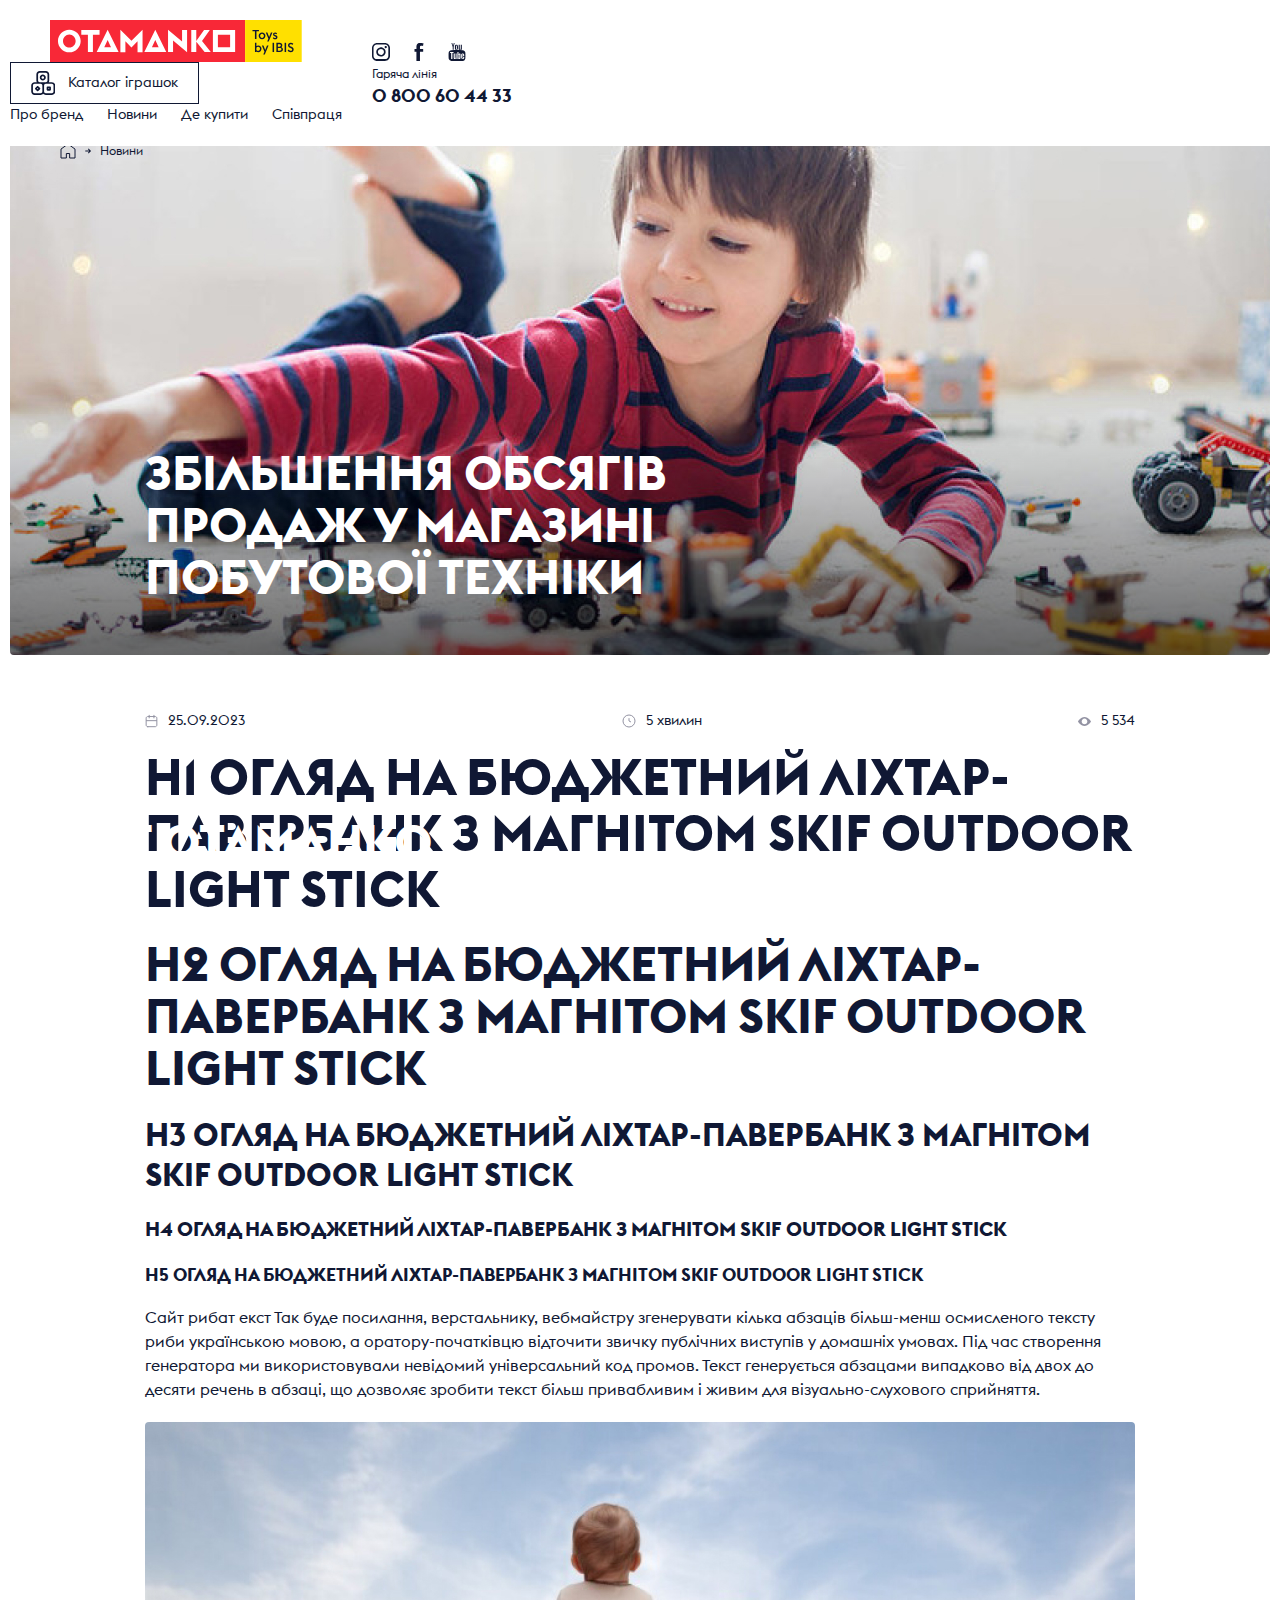
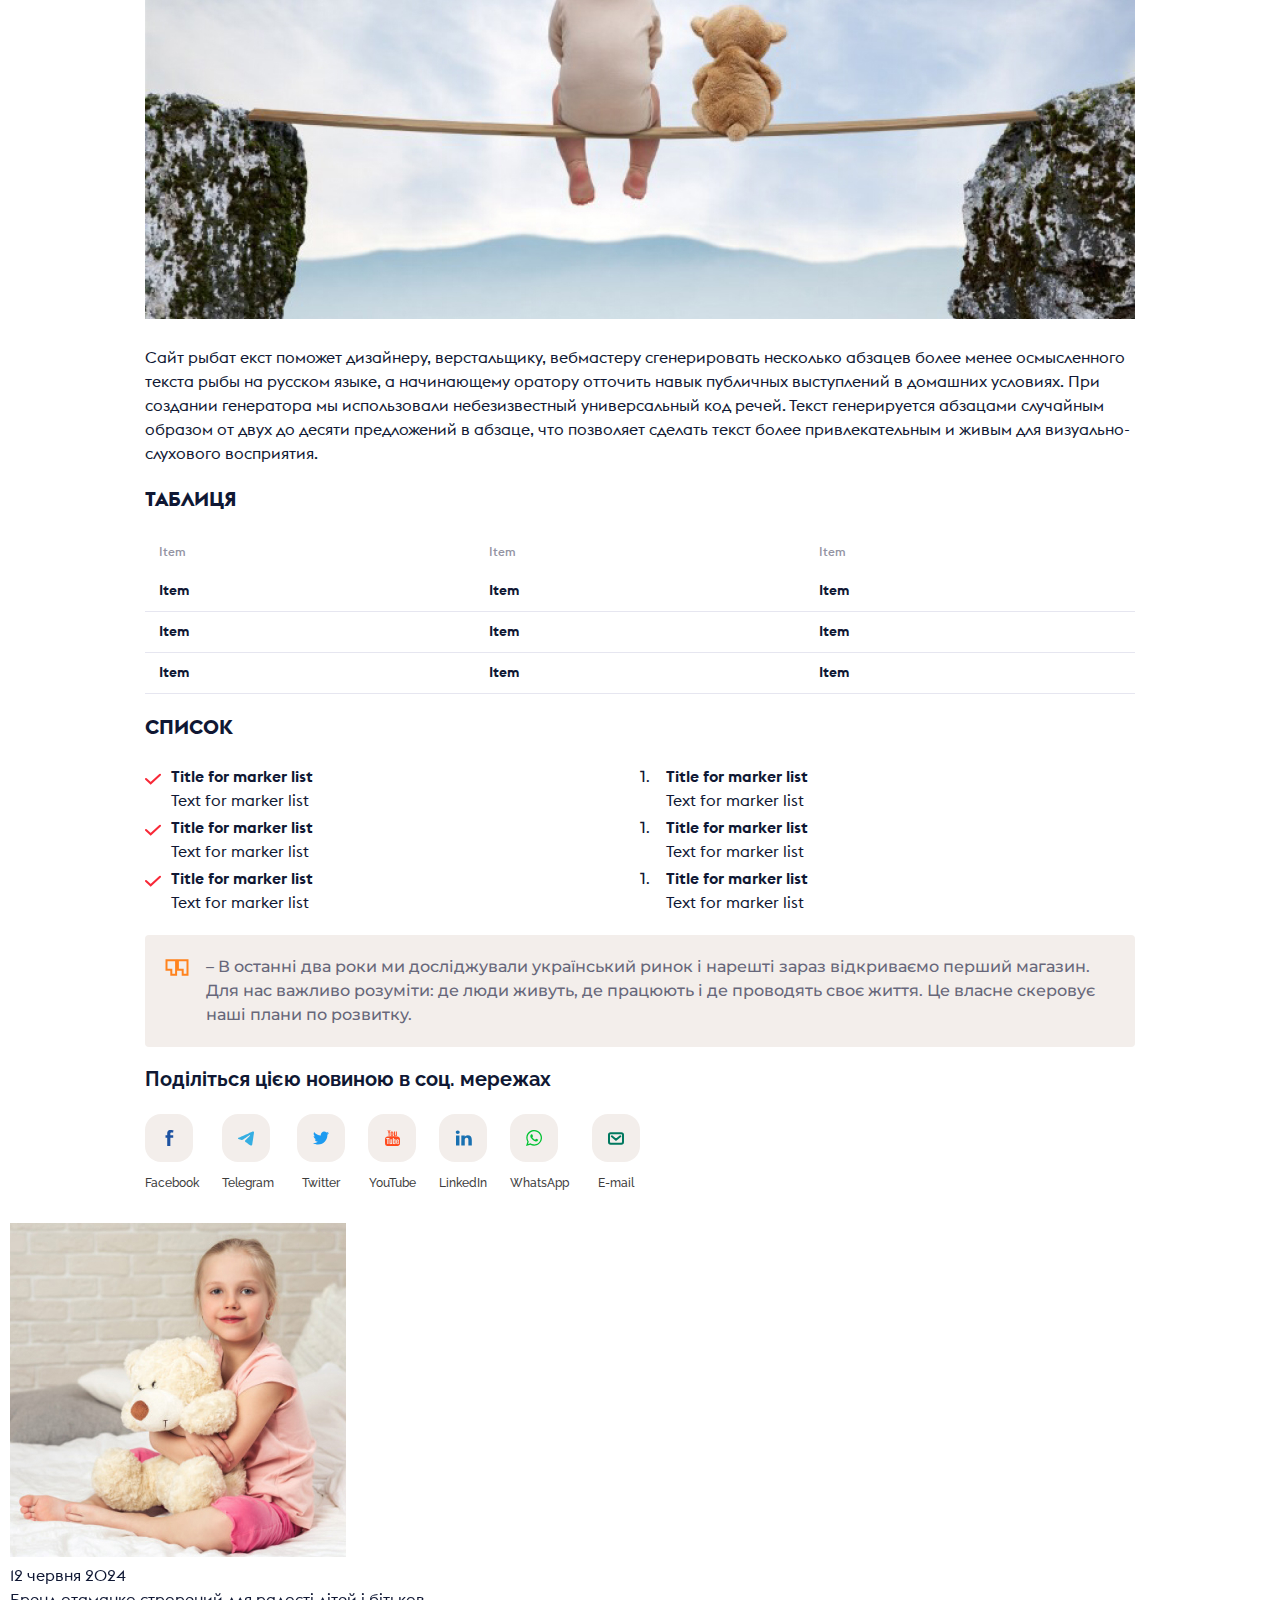
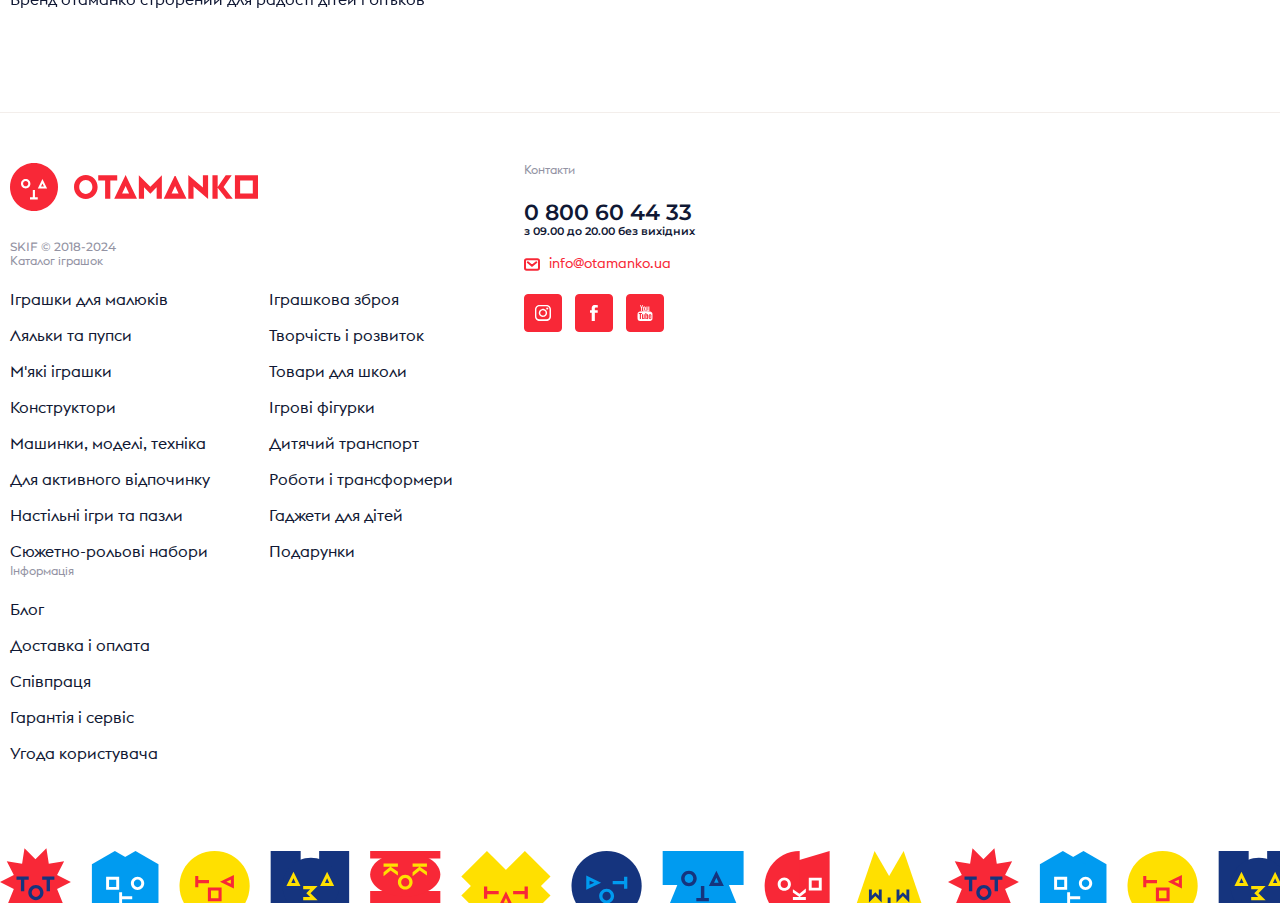
<file: news.html>
<!DOCTYPE html>
<html lang="uk">
<head>
    <meta charset="UTF-8">
    <meta name="viewport" content="width=device-width, initial-scale=1.0">  
    <title>Збільшення обсягів продаж у магазині побутової техніки</title>
    <link rel="preconnect" href="https://fonts.googleapis.com">
    <link rel="preconnect" href="https://fonts.gstatic.com" crossorigin>
    <link href="https://fonts.googleapis.com/css2?family=Montserrat:ital,wght@0,100..900;1,100..900&family=Raleway:ital,wght@0,700;1,700&display=swap" rel="stylesheet">
    <link rel="stylesheet" href="https://cdn.jsdelivr.net/npm/swiper@11/swiper-bundle.min.css">
    <link rel="stylesheet" href="css/style.css">
</head>
<body class="body"> 
    <header class="header">
        <div class="container">
            <div class="header__inner">
                <div class="header__left">
                    <a class="header__logo" href="index.html">
                        <img src="img/logo.svg" alt="logo">
                    </a>
                    <div class="header__catalog">
                        <div class="header__catalog-block">
                            <p class="header__catalog-name">Каталог іграшок</p>
                        </div>
                        <div class="header__catalog-content">
                            <div class="hader__catalog-inner">
                                <div class="header__catalog-select">
                                    <a class="header__catalog-link" href="#">Електрична залізниця</a>
                                    <a class="header__catalog-link" href="#">Іграшки на РК</a>
                                    <a class="header__catalog-link" href="#">АвтоКонструктор</a>
                                    <a class="header__catalog-link" href="#">Конструктор</a>
                                    <a class="header__catalog-link" href="#">Іграшкова зброя</a>
                                    <a class="header__catalog-link" href="#">Трюкова залізниця</a>
                                    <a class="header__catalog-link" href="#">Електроінструменти</a>
                                    <a class="header__catalog-link" href="#">Ігрові набори з ляльками</a>
                                    <a class="header__catalog-link" href="#">Ігровий набір "Ферма"</a>
                                </div>
                                <div class="header__catalog-images">
                                    <div class="header__catalog-img">
                                        <img src="img/header/car.png" alt="">
                                    </div>
                                    <div class="header__catalog-img">
                                        <img src="img/header/car.png" alt="">
                                    </div>
                                    <div class="header__catalog-img">
                                        <img src="img/header/car.png" alt="">
                                    </div>
                                    <div class="header__catalog-img">
                                        <img src="img/header/car.png" alt="">
                                    </div>
                                    <div class="header__catalog-img">
                                        <img src="img/header/car.png" alt="">
                                    </div>
                                    <div class="header__catalog-img">
                                        <img src="img/header/car.png" alt="">
                                    </div>
                                    <div class="header__catalog-img">
                                        <img src="img/header/car.png" alt="">
                                    </div>
                                    <div class="header__catalog-img">
                                        <img src="img/header/car.png" alt="">
                                    </div>
                                    <div class="header__catalog-img">
                                        <img src="img/header/car.png" alt="">
                                    </div>
                                </div>
                            </div>
                        </div>
                    </div>
                    <nav class="header__menu">
                        <ul>
                            <li>
                                <a href="#" class="header__link">Про бренд</a>
                            </li>
                            <li>
                                <a href="#" class="header__link">Новини</a>
                            </li>
                            <li>
                                <a href="#" class="header__link">Де купити</a>
                            </li>
                            <li>
                                <a href="#" class="header__link">Співпраця</a>
                            </li>
                        </ul>
                    </nav>
                </div>           
                <div class="header__right">
                    <div class="header__social">
                        <a class="header__social-link" href="#">
                            <svg xmlns="http://www.w3.org/2000/svg" width="18" height="18" viewBox="0 0 18 18" fill="none">
                                <path fill-rule="evenodd" clip-rule="evenodd" d="M12.8571 18H5.14286C3.77889 18 2.47078 17.4658 1.5063 16.5149C0.541831 15.564 0 14.2743 0 12.9296V5.07042C0 3.72566 0.541831 2.43598 1.5063 1.48509C2.47078 0.534204 3.77889 0 5.14286 0H12.8571C14.2211 0 15.5292 0.534204 16.4937 1.48509C17.4582 2.43598 18 3.72566 18 5.07042V12.9296C18 13.5954 17.867 14.2548 17.6085 14.8699C17.3501 15.4851 16.9713 16.0441 16.4937 16.5149C16.0161 16.9857 15.4492 17.3592 14.8252 17.614C14.2013 17.8688 13.5325 18 12.8571 18ZM16.3286 4.69014C16.3286 3.84967 15.9899 3.04361 15.3871 2.44931C14.7843 1.855 13.9668 1.52113 13.1143 1.52113H4.75714C3.90466 1.52113 3.0871 1.855 2.48431 2.44931C1.88151 3.04361 1.54286 3.84967 1.54286 4.69014V12.9296C1.54286 13.7701 1.88151 14.5761 2.48431 15.1704C3.0871 15.7647 3.90466 16.0986 4.75714 16.0986H13.1143C13.9668 16.0986 14.7843 15.7647 15.3871 15.1704C15.9899 14.5761 16.3286 13.7701 16.3286 12.9296V4.69014ZM13.7571 5.19718C13.5283 5.19718 13.3046 5.13027 13.1143 5.00492C12.924 4.87956 12.7757 4.70138 12.6881 4.49292C12.6005 4.28446 12.5776 4.05507 12.6222 3.83377C12.6669 3.61247 12.7771 3.40919 12.9389 3.24964C13.1007 3.09009 13.3069 2.98143 13.5314 2.93741C13.7559 2.89339 13.9885 2.91599 14.2 3.00233C14.4114 3.08868 14.5921 3.23491 14.7193 3.42252C14.8464 3.61013 14.9143 3.8307 14.9143 4.05634C14.9143 4.35891 14.7924 4.64909 14.5754 4.86304C14.3584 5.07699 14.064 5.19718 13.7571 5.19718ZM8.93571 13.5634C8.00756 13.5634 7.10024 13.292 6.3285 12.7836C5.55677 12.2752 4.95528 11.5526 4.60009 10.7072C4.24489 9.86177 4.15195 8.93149 4.33302 8.03398C4.5141 7.13648 4.96105 6.31207 5.61736 5.66501C6.27366 5.01794 7.10985 4.57729 8.02018 4.39876C8.9305 4.22024 9.87408 4.31186 10.7316 4.66205C11.5891 5.01224 12.322 5.60526 12.8377 6.36613C13.3533 7.127 13.6286 8.02153 13.6286 8.93662C13.6286 10.1637 13.1342 11.3405 12.2541 12.2082C11.374 13.0759 10.1803 13.5634 8.93571 13.5634ZM8.93571 5.95775C8.33813 5.95775 7.75397 6.13245 7.2571 6.45978C6.76023 6.7871 6.37296 7.25234 6.14428 7.79665C5.91559 8.34097 5.85576 8.93992 5.97234 9.51777C6.08892 10.0956 6.37668 10.6264 6.79923 11.043C7.22179 11.4596 7.76017 11.7433 8.34627 11.8583C8.93237 11.9732 9.53987 11.9142 10.092 11.6887C10.6441 11.4633 11.1159 11.0815 11.4479 10.5916C11.7799 10.1017 11.9571 9.52578 11.9571 8.93662C11.9571 8.14657 11.6388 7.38888 11.0722 6.83024C10.5056 6.27159 9.73705 5.95775 8.93571 5.95775Z" fill="#101834"/>
                            </svg>
                        </a>
                        <a class="header__social-link" href="#">
                            <svg xmlns="http://www.w3.org/2000/svg" width="18" height="18" viewBox="0 0 18 18" fill="none">
                                <path fill-rule="evenodd" clip-rule="evenodd" d="M4.5 5.95041H6.42857V4.16529C6.42857 3.37031 6.471 2.10332 7.07143 1.33884C7.70046 0.533752 8.47639 0 9.96429 0C12.3911 0 13.5 0.297521 13.5 0.297521L13.0179 3.12397C12.5014 2.95049 11.9596 2.85019 11.4107 2.82645C10.6582 2.82645 9.96429 2.99559 9.96429 3.71901V5.95041H13.1786V8.6281H9.96429V18H6.42857V8.6281H4.5V5.95041Z" fill="#101834"/>
                            </svg>
                        </a>
                        <a class="header__social-link" href="#">
                            <svg xmlns="http://www.w3.org/2000/svg" width="18" height="18" viewBox="0 0 18 18" fill="none">
                                <path fill-rule="evenodd" clip-rule="evenodd" d="M10.6654 1.73475H11.7761V5.20426C11.7761 5.6641 11.7455 6.13836 12.3314 6.13836C12.6993 6.13836 12.7479 5.79408 12.7479 5.07082V1.73475H13.8585V6.80557H12.7479V6.53869L12.3314 6.40524C12.2744 6.55854 12.179 6.69602 12.0537 6.80557C11.9333 6.89179 11.7873 6.93856 11.6372 6.93901C11.4434 6.94032 11.2523 6.89441 11.0819 6.80557C10.9644 6.74437 10.8679 6.65164 10.8043 6.53869C10.7375 6.41262 10.6907 6.27769 10.6654 6.13836C10.6488 5.97609 10.6654 5.57123 10.6654 5.07082V1.73475ZM6.91705 3.86983C6.91705 3.34567 6.8282 2.95682 6.91705 2.66885C7.02948 2.39858 7.22272 2.1664 7.47236 2.00164C7.70825 1.82044 8.00352 1.72584 8.30533 1.73475C8.58989 1.71856 8.87459 1.76417 9.13831 1.8682C9.3137 1.96114 9.4581 2.09994 9.55479 2.26852C9.67618 2.43119 9.7699 2.61136 9.83245 2.80229C9.91651 3.10738 9.96311 3.42088 9.97128 3.73639V4.67049C9.96399 5.03002 9.91745 5.38783 9.83245 5.73803C9.78295 5.97483 9.68885 6.20095 9.55479 6.40524C9.46251 6.57697 9.31697 6.71687 9.13831 6.80557C8.92057 6.90043 8.68311 6.94608 8.44416 6.93901C8.16037 6.94362 7.87809 6.8984 7.61119 6.80557C7.44511 6.76412 7.29839 6.6701 7.1947 6.53869C7.06535 6.33212 6.97159 6.10681 6.91705 5.87147C6.91288 5.88415 6.91705 5.28886 6.91705 4.80393V3.86983ZM4.2793 0L5.11227 2.66885C5.27053 1.94319 5.56485 1.04632 5.80641 0H6.63939L5.66759 4.00328V6.80557H4.69578V4.00328L3.44632 0H4.2793ZM17.3292 15.6128C17.2595 16.2141 16.9701 16.772 16.5125 17.1874C16.0549 17.6029 15.4588 17.8487 14.8303 17.8813C10.9861 18.0396 7.14519 18.0396 3.30749 17.8813C2.00111 17.7999 0.814127 16.8626 0.669745 15.6128C0.526752 13.6135 0.526752 11.6071 0.669745 9.60786C0.812739 8.35844 2.00111 7.29357 3.30749 7.2059C7.15028 7.04964 10.8473 7.04964 14.6915 7.2059C15.9965 7.29357 17.1848 8.35844 17.3292 9.60786C17.4736 11.6071 17.4736 13.6135 17.3292 15.6128ZM8.44416 6.40524C8.99948 6.40524 8.86065 5.64902 8.86065 5.47114V3.33606C8.86065 2.80229 8.7718 2.40797 8.44416 2.40197C8.10959 2.39583 8.02768 2.80229 8.02768 3.33606V5.47114C8.02768 5.79394 8.01935 6.40524 8.44416 6.40524ZM2.05803 10.0082H3.16867V15.8797H4.41813V10.0082H5.52876V8.94065H2.05803V10.0082ZM7.61119 13.878C7.61119 14.5052 7.48624 14.612 7.47236 14.6787C7.44289 14.7608 7.38619 14.8314 7.31096 14.8797C7.23573 14.9279 7.14611 14.951 7.05587 14.9456C6.87401 14.9456 6.82125 14.8339 6.77822 14.6787C6.76017 14.6137 6.77822 14.4753 6.77822 13.878V10.542H5.66759V14.9456C5.69084 15.1718 5.73734 15.3953 5.80641 15.6128C5.86898 15.7265 5.96573 15.8195 6.08407 15.8797C6.20455 15.9657 6.35048 16.0124 6.50056 16.0131C6.65002 16.009 6.7949 15.9626 6.91705 15.8797C7.04129 15.7693 7.13646 15.632 7.1947 15.4793L7.61119 15.6128V15.8797H8.58299V10.542H7.61119V13.878ZM12.3314 10.8088C12.2671 10.6963 12.1708 10.6037 12.0537 10.542C11.8796 10.4625 11.6909 10.4172 11.4984 10.4085C11.361 10.4085 11.3401 10.4716 11.2207 10.542C11.1791 10.5678 10.5266 11.3426 10.5266 11.3426V8.94065H9.41597V15.8797H10.5266V15.6128L10.6654 15.2125L10.9431 15.4793C11.0486 15.6463 11.0972 15.7996 11.2207 15.8797C11.3446 15.9592 11.4885 16.0053 11.6372 16.0131C11.9871 16.0131 12.212 15.7853 12.3314 15.4793C12.4048 15.2629 12.4514 15.039 12.4702 14.8121V12.0098C12.4702 12.0205 12.4688 11.3381 12.4702 11.2092C12.4477 11.0692 12.4007 10.9338 12.3314 10.8088ZM11.3596 14.0115C11.3596 14.5044 11.3623 14.6767 11.3596 14.6787C11.3288 14.7583 11.2723 14.8263 11.1983 14.8727C11.1243 14.9192 11.0368 14.9416 10.9486 14.9366C10.8595 14.9395 10.7714 14.9164 10.6961 14.8704C10.6208 14.8243 10.5617 14.7575 10.5266 14.6787C10.5016 14.606 10.5266 14.4628 10.5266 14.0115V12.677C10.5266 12.2072 10.5044 11.942 10.5266 11.8764C10.5612 11.7976 10.6191 11.7303 10.6932 11.6829C10.7672 11.6354 10.8541 11.6099 10.9431 11.6095C11.0325 11.608 11.1203 11.6327 11.1947 11.6804C11.2691 11.7281 11.3266 11.7965 11.3596 11.8764C11.3832 11.949 11.3596 12.2327 11.3596 12.677V14.0115ZM14.275 13.3443H16.2186V12.8105C16.2186 12.2913 16.1797 11.6198 16.0798 11.3426C15.9867 11.074 15.7604 10.969 15.5244 10.8088C15.2857 10.6327 14.9924 10.5387 14.6915 10.542C14.3985 10.542 14.082 10.545 13.8585 10.6754C13.6086 10.84 13.4153 11.0722 13.3032 11.3426C13.1991 11.5996 13.1643 12.0249 13.1643 12.677V14.2784C13.1575 14.7111 13.2835 15.1361 13.5267 15.5003C13.6653 15.6576 13.8429 15.7787 14.0431 15.8526C14.2917 15.9562 14.5594 16.0107 14.8303 16.0131C15.0252 16.0237 15.2188 15.9772 15.3856 15.8797C15.5647 15.7884 15.8201 15.6607 15.9409 15.4793C16.1853 14.8728 16.2186 15.0781 16.2186 14.1449V13.878H15.108V14.4118C15.108 14.7131 15.1524 14.961 15.108 15.079C15.0742 15.1584 15.0165 15.2262 14.9422 15.2738C14.868 15.3213 14.7807 15.3464 14.6915 15.3459C14.343 15.35 14.275 15.0178 14.275 14.5452V13.3443ZM14.275 12.0098C14.275 11.5731 14.2542 11.669 14.275 11.6095C14.3092 11.5305 14.3671 11.4629 14.4412 11.4155C14.5153 11.368 14.6024 11.3426 14.6915 11.3426C14.7805 11.3426 14.8676 11.368 14.9417 11.4155C15.0159 11.4629 15.0737 11.5305 15.108 11.6095C15.1274 11.6708 15.108 11.603 15.108 12.0098V12.8105H14.275V12.0098Z" fill="#101834"/>
                            </svg>
                        </a>
                    </div>
                    <div class="header__phone">
                        <p class="header__phone-name">Гаряча лінія</p>
                        <a class="header__phone-tel" href="tel:+380800604433">0 800 60 44 33</a>
                    </div>
                </div>
            </div>
        </div>
    </header>

    <main class="main">
        <section class="article">
            <div class="container">
                <div class="article__inner">
                    <div class="article__top">
                        <div class="breadcrumbs">
                            <a class="breadcrumbs__link" href="index.html">
                                <svg xmlns="http://www.w3.org/2000/svg" width="16" height="16" viewBox="0 0 16 16" fill="none">
                                    <path d="M8.00887 1L1 6.09091V15H6.35247L6.35235 10.5267H9.64753V15H15V6.09091L8.00887 1Z" stroke="#101834"/>
                                </svg>
                            </a>
                            <a class="breadcrumbs__link" href="news.html">Новини</a>
                        </div>
                        <div class="article__top-image">
                            <img src="img/news/1.jpg" alt="">
                        </div>
                        <div class="article__top-title">
                            <h2 class="article__title">Збільшення обсягів продаж у магазині побутової техніки</h2>
                        </div>
                    </div>
                    <div class="article__about">
                        <div class="article__about-block">
                            <span class="article__about-icon">
                                <svg xmlns="http://www.w3.org/2000/svg" width="13" height="14" viewBox="0 0 13 14" fill="none">
                                    <path d="M11.5254 6.66379H1.47303M4.17985 1.3125L4.17985 3.91225M8.94527 1.3125V3.91225M2.76563 12.6875H10.2327C11.1302 12.6875 11.8577 11.96 11.8577 11.0625V4.15906C11.8577 3.26159 11.1302 2.53406 10.2327 2.53406H2.76562C1.86816 2.53406 1.14062 3.26159 1.14062 4.15906V11.0625C1.14062 11.96 1.86816 12.6875 2.76563 12.6875Z" stroke="#9393A3" stroke-linecap="round" stroke-linejoin="round"/>
                                </svg>
                            </span>
                            <p>25.09.2023</p>
                        </div>
                        <div class="article__about-block">
                            <span class="article__about-icon">
                                <svg xmlns="http://www.w3.org/2000/svg" width="14" height="14" viewBox="0 0 14 14" fill="none">
                                    <circle cx="7" cy="7" r="6" stroke="#9393A3"/>
                                    <path d="M8.625 7.8125L7 6.96242V4.5625" stroke="#9393A3" stroke-linecap="round" stroke-linejoin="round"/>
                                </svg>
                            </span>
                            <p>5 хвилин</p>
                        </div>
                        <div class="article__about-block">
                            <span class="article__about-icon">
                                <svg xmlns="http://www.w3.org/2000/svg" width="13" height="14" viewBox="0 0 13 14" fill="none">
                                    <path d="M0 7.40625C0 7.40625 2.4375 2.9375 6.5 2.9375C10.5625 2.9375 13 7.40625 13 7.40625C13 7.40625 10.5625 11.875 6.5 11.875C2.4375 11.875 0 7.40625 0 7.40625ZM6.5 10.25C7.25421 10.25 7.97753 9.95039 8.51083 9.41708C9.04414 8.88378 9.34375 8.16046 9.34375 7.40625C9.34375 6.65204 9.04414 5.92872 8.51083 5.39542C7.97753 4.86211 7.25421 4.5625 6.5 4.5625C5.74579 4.5625 5.02247 4.86211 4.48917 5.39542C3.95586 5.92872 3.65625 6.65204 3.65625 7.40625C3.65625 8.16046 3.95586 8.88378 4.48917 9.41708C5.02247 9.95039 5.74579 10.25 6.5 10.25Z" fill="#9393A3"/>
                                </svg>
                            </span>
                            <p>5 534</p>
                        </div>
                    </div>
                    <div class="article__content">
                        <h1>Н1 Огляд на БЮДЖЕТНИЙ ліхтар-павербанк з магнітом Skif Outdoor Light Stick</h1>
                        <h2>Н2 Огляд на БЮДЖЕТНИЙ ліхтар-павербанк з магнітом Skif Outdoor Light Stick</h2>
                        <h3>Н3 Огляд на БЮДЖЕТНИЙ ліхтар-павербанк з магнітом Skif Outdoor Light Stick</h3>
                        <h4>Н4 Огляд на БЮДЖЕТНИЙ ліхтар-павербанк з магнітом Skif Outdoor Light Stick</h4>
                        <h5>Н5 Огляд на БЮДЖЕТНИЙ ліхтар-павербанк з магнітом Skif Outdoor Light Stick</h5>
                        <p>Сайт рибат екст <a href="#">Так буде посилання</a>, верстальнику, вебмайстру згенерувати кілька абзаців більш-менш осмисленого тексту риби українською мовою, а оратору-початківцю відточити звичку публічних виступів у домашніх умовах. Під час створення генератора ми використовували невідомий універсальний код промов. Текст генерується абзацами випадково від двох до десяти речень в абзаці, що дозволяє зробити текст більш привабливим і живим для візуально-слухового сприйняття.</p>
                        <div class="article__image">
                            <img src="img/news/2.jpg" alt="">
                        </div>
                        <p class="article-bold">Сайт рыбат екст поможет дизайнеру, верстальщику, вебмастеру сгенерировать несколько абзацев более менее осмысленного текста рыбы на русском языке, а начинающему оратору отточить навык публичных выступлений в домашних условиях. При создании генератора мы использовали небезизвестный универсальный код речей. Текст генерируется абзацами случайным образом от двух до десяти предложений в абзаце, что позволяет сделать текст более привлекательным и живым для визуально-слухового восприятия.</p>
                        <h4>Таблиця</h4>
                        <table>
                            <tbody><tr>
                                <th>Item</th>
                                <th>Item</th>
                                <th>Item</th>
                            </tr>
                            <tr>
                                <td>Item</td>
                                <td>Item</td>
                                <td>Item</td>
                            </tr>
                            <tr>
                                <td>Item</td>
                                <td>Item</td>
                                <td>Item</td>
                            </tr>
                            <tr>
                                <td>Item</td>
                                <td>Item</td>
                                <td>Item</td>
                            </tr>
                        </tbody></table>
                        <h4>Список</h4>
                        <div class="article__content-box">
                            <ul>
                                <li>
                                    <p>Title for marker  list</p>
                                    <p>Text for marker list</p>
                                </li>
                                <li>
                                    <p>Title for marker  list</p>
                                    <p>Text for marker list</p>
                                </li>
                                <li>
                                    <p>Title for marker  list</p>
                                    <p>Text for marker list</p>
                                </li>
                            </ul>

                            <ol>
                                <li>
                                    <p>Title for marker  list</p>
                                    <p>Text for marker list</p>
                                </li>
                                <li>
                                    <p>Title for marker  list</p>
                                    <p>Text for marker list</p>
                                </li>
                                <li>
                                    <p>Title for marker  list</p>
                                    <p>Text for marker list</p>
                                </li>
                            </ol>
                        </div>
                        <div class="article__message">
                            <div class="article__message-icon">
                                <svg xmlns="http://www.w3.org/2000/svg" width="24" height="24" viewBox="0 0 24 24" fill="none">
                                    <path d="M11.1 5.22656H1.5V14.8266H6.3V19.6266H11.1V5.22656Z" stroke="#FF831E" stroke-width="2"></path>
                                    <path d="M22.5 5.22656H12.9V14.8266H17.7V19.6266H22.5V5.22656Z" stroke="#FF831E" stroke-width="2"></path>
                                </svg>
                            </div>
                            <p>– В останні два роки ми досліджували український ринок і нарешті зараз відкриваємо перший магазин. Для нас важливо розуміти: де люди живуть, де працюють і де проводять своє життя. Це власне скеровує наші плани по розвитку.</p>
                        </div>
                        <div class="article__content-send">
                            <h4>Поділіться цією новиною в соц. мережах</h4>
                            <div class="article__send-block">
                                <a class="article__send-item" href="#">
                                    <div class="article__send-icon">
                                        <svg xmlns="http://www.w3.org/2000/svg" width="17" height="16" viewBox="0 0 17 16" fill="none">
                                            <path fill-rule="evenodd" clip-rule="evenodd" d="M4.5 5.28926H6.21429V3.70248C6.21429 2.99583 6.252 1.86962 6.78571 1.19008C7.34486 0.474446 8.03457 0 9.35714 0C11.5143 0 12.5 0.264463 12.5 0.264463L12.0714 2.77686C11.6123 2.62266 11.1307 2.5335 10.6429 2.5124C9.974 2.5124 9.35714 2.66274 9.35714 3.30579V5.28926H12.2143V7.66942H9.35714V16H6.21429V7.66942H4.5V5.28926Z" fill="#1D52A1"></path>
                                        </svg>
                                    </div>
                                    <span class="article__send-name">Facebook</span>
                                </a>
                                <a class="article__send-item" href="#">
                                    <div class="article__send-icon">
                                        <svg xmlns="http://www.w3.org/2000/svg" width="16" height="16" viewBox="0 0 16 16" fill="none">
                                            <path d="M0.980919 7.5736C0.980919 7.5736 8.05733 4.50031 10.5116 3.41816C11.4524 2.98531 14.6429 1.60016 14.6429 1.60016C14.6429 1.60016 16.1154 0.994157 15.9927 2.46588C15.9518 3.07188 15.6246 5.19288 15.2974 7.48703C14.8065 10.7335 14.2748 14.2829 14.2748 14.2829C14.2748 14.2829 14.193 15.2785 13.4976 15.4516C12.8022 15.6248 11.6569 14.8456 11.4524 14.6725C11.2888 14.5426 8.38457 12.5948 7.32106 11.6425C7.03473 11.3828 6.7075 10.8633 7.36196 10.2573C8.83451 8.82889 10.5934 7.05417 11.6569 5.92874C12.1477 5.40931 12.6386 4.19731 10.5934 5.66903C7.6892 7.79003 4.82591 9.78118 4.82591 9.78118C4.82591 9.78118 4.17144 10.214 2.94432 9.82447C1.71719 9.43489 0.285549 8.91547 0.285549 8.91547C0.285549 8.91547 -0.69615 8.26618 0.980919 7.5736Z" fill="#35AEE2"></path>
                                        </svg>
                                    </div>
                                    <span class="article__send-name">Telegram</span>
                                </a>
                                <a class="article__send-item" href="#">
                                    <div class="article__send-icon">
                                        <svg xmlns="http://www.w3.org/2000/svg" width="16" height="16" viewBox="0 0 16 16" fill="none">
                                            <path d="M14.362 4.73657C14.3717 4.87762 14.3717 5.01868 14.3717 5.16103C14.3717 9.49855 11.0697 14.501 5.03173 14.501V14.4984C3.2481 14.501 1.50152 13.9901 0 13.0268C0.259354 13.058 0.520008 13.0736 0.781312 13.0743C2.25944 13.0756 3.69531 12.5796 4.85818 11.6663C3.4535 11.6397 2.22173 10.7238 1.79143 9.38674C2.28349 9.48165 2.79049 9.46215 3.27345 9.33019C1.74203 9.02079 0.64026 7.67527 0.64026 6.11264V6.07104C1.09657 6.3252 1.60748 6.46625 2.13008 6.48185C0.687711 5.51788 0.243104 3.59905 1.11412 2.09883C2.78074 4.14961 5.23973 5.39633 7.87942 5.52828C7.61487 4.38817 7.97627 3.19345 8.82909 2.39198C10.1512 1.14917 12.2306 1.21287 13.4734 2.53434C14.2086 2.38938 14.9132 2.11963 15.558 1.73742C15.3129 2.49729 14.8001 3.14275 14.115 3.5529C14.7656 3.4762 15.4013 3.302 16 3.03614C15.5593 3.69655 15.0042 4.27181 14.362 4.73657Z" fill="#1D9BF0"></path>
                                        </svg>
                                    </div>
                                    <span class="article__send-name">Twitter</span>
                                </a>
                                <a class="article__send-item" href="#">
                                    <div class="article__send-icon">
                                        <svg xmlns="http://www.w3.org/2000/svg" width="17" height="16" viewBox="0 0 17 16" fill="none">
                                            <path fill-rule="evenodd" clip-rule="evenodd" d="M9.98038 1.542H10.9676V4.62601C10.9676 5.03476 10.9405 5.45632 11.4612 5.45632C11.7882 5.45632 11.8314 5.15029 11.8314 4.50739V1.542H12.8187V6.0494H11.8314V5.81217L11.4612 5.69355C11.4105 5.82982 11.3258 5.95202 11.2144 6.0494C11.1074 6.12603 10.9776 6.16761 10.8442 6.16801C10.6719 6.16917 10.5021 6.12836 10.3506 6.0494C10.2461 5.99499 10.1604 5.91257 10.1038 5.81217C10.0445 5.7001 10.0029 5.58017 9.98038 5.45632C9.96557 5.31208 9.98038 4.9522 9.98038 4.50739V1.542ZM6.64849 3.43985C6.64849 2.97393 6.56951 2.62828 6.64849 2.37231C6.74842 2.13207 6.9202 1.92569 7.1421 1.77923C7.35178 1.61817 7.61424 1.53408 7.88252 1.542C8.13546 1.52761 8.38853 1.56815 8.62294 1.66062C8.77884 1.74323 8.9072 1.86661 8.99315 2.01647C9.10105 2.16106 9.18435 2.32121 9.23996 2.49093C9.31468 2.76212 9.3561 3.04079 9.36336 3.32124V4.15155C9.35688 4.47113 9.31552 4.78918 9.23996 5.10047C9.19595 5.31096 9.11231 5.51195 8.99315 5.69355C8.91112 5.84619 8.78175 5.97055 8.62294 6.0494C8.42939 6.13372 8.21832 6.17429 8.00592 6.16801C7.75366 6.17211 7.50274 6.13191 7.2655 6.0494C7.11787 6.01255 6.98746 5.92898 6.89529 5.81217C6.78031 5.62855 6.69697 5.42827 6.64849 5.21909C6.64478 5.23036 6.64849 4.70121 6.64849 4.27016V3.43985ZM4.30382 0L5.04424 2.37231C5.18492 1.72728 5.44654 0.930065 5.66126 0H6.40168L5.53785 3.55847V6.0494H4.67403V3.55847L3.5634 0H4.30382ZM15.9037 13.878C15.8418 14.4125 15.5845 14.9085 15.1778 15.2777C14.771 15.647 14.2412 15.8655 13.6825 15.8945C10.2654 16.0352 6.85128 16.0352 3.44 15.8945C2.27877 15.8221 1.22367 14.989 1.09533 13.878C0.968224 12.1009 0.968224 10.3175 1.09533 8.54032C1.22243 7.42973 2.27877 6.48317 3.44 6.40524C6.8558 6.26634 10.142 6.26634 13.5591 6.40524C14.7191 6.48317 15.7754 7.42973 15.9037 8.54032C16.0321 10.3174 16.0321 12.1009 15.9037 13.878ZM8.00592 5.69355C8.49954 5.69355 8.37613 5.02135 8.37613 4.86324V2.96539C8.37613 2.49093 8.29716 2.14042 8.00592 2.13508C7.70852 2.12962 7.63571 2.49093 7.63571 2.96539V4.86324C7.63571 5.15017 7.62831 5.69355 8.00592 5.69355ZM2.32936 8.89617H3.31659V14.1153H4.42722V8.89617H5.41445V7.94725H2.32936V8.89617ZM7.2655 12.336C7.2655 12.8935 7.15444 12.9884 7.1421 13.0477C7.1159 13.1207 7.0655 13.1835 6.99863 13.2264C6.93176 13.2692 6.8521 13.2898 6.77189 13.2849C6.61023 13.2849 6.56334 13.1857 6.52508 13.0477C6.50904 12.99 6.52508 12.8669 6.52508 12.336V9.37063H5.53785V13.2849C5.55853 13.4861 5.59986 13.6847 5.66126 13.878C5.71687 13.9791 5.80287 14.0618 5.90806 14.1153C6.01516 14.1917 6.14487 14.2333 6.27828 14.2339C6.41113 14.2302 6.53991 14.1889 6.64849 14.1153C6.75893 14.0171 6.84352 13.8951 6.89529 13.7594L7.2655 13.878V14.1153H8.12933V9.37063H7.2655V12.336ZM11.4612 9.60786C11.4041 9.50783 11.3185 9.42554 11.2144 9.37063C11.0597 9.30003 10.8919 9.25971 10.7208 9.25202C10.5986 9.25202 10.5801 9.30812 10.474 9.37063C10.437 9.39364 9.85698 10.0823 9.85698 10.0823V7.94725H8.86975V14.1153H9.85698V13.878L9.98038 13.5222L10.2272 13.7594C10.321 13.9078 10.3642 14.0441 10.474 14.1153C10.5841 14.186 10.712 14.227 10.8442 14.2339C11.1552 14.2339 11.3551 14.0314 11.4612 13.7594C11.5265 13.5671 11.5679 13.368 11.5846 13.1663V10.6754C11.5846 10.6849 11.5834 10.0783 11.5846 9.96371C11.5646 9.83927 11.5229 9.71897 11.4612 9.60786ZM10.5974 12.4546C10.5974 12.8928 10.5999 13.0459 10.5974 13.0477C10.5701 13.1185 10.5198 13.1789 10.4541 13.2202C10.3883 13.2615 10.3105 13.2814 10.2321 13.277C10.1528 13.2795 10.0746 13.259 10.0077 13.2181C9.94074 13.1772 9.8882 13.1178 9.85698 13.0477C9.83476 12.9831 9.85698 12.8558 9.85698 12.4546V11.2685C9.85698 10.8508 9.83723 10.6151 9.85698 10.5568C9.88774 10.4867 9.93923 10.4269 10.005 10.3848C10.0709 10.3426 10.1481 10.3199 10.2272 10.3196C10.3067 10.3182 10.3847 10.3402 10.4509 10.3826C10.517 10.425 10.5681 10.4857 10.5974 10.5568C10.6184 10.6213 10.5974 10.8735 10.5974 11.2685V12.4546ZM13.1889 11.8616H14.9165V11.3871C14.9165 10.9256 14.882 10.3287 14.7931 10.0823C14.7104 9.84355 14.5093 9.7502 14.2995 9.60786C14.0873 9.4513 13.8266 9.36776 13.5591 9.37063C13.2987 9.37063 13.0173 9.37336 12.8187 9.48925C12.5966 9.63552 12.4248 9.84196 12.325 10.0823C12.2325 10.3108 12.2016 10.6888 12.2016 11.2685V12.6919C12.1955 13.0765 12.3075 13.4543 12.5237 13.778C12.6469 13.9178 12.8048 14.0255 12.9828 14.0912C13.2037 14.1832 13.4417 14.2318 13.6825 14.2339C13.8557 14.2433 14.0279 14.2019 14.1761 14.1153C14.3353 14.0341 14.5624 13.9206 14.6697 13.7594C14.8869 13.2203 14.9165 13.4027 14.9165 12.5733V12.336H13.9293V12.8105C13.9293 13.0783 13.9688 13.2987 13.9293 13.4036C13.8993 13.4741 13.848 13.5344 13.782 13.5767C13.716 13.619 13.6384 13.6413 13.5591 13.6408C13.2493 13.6445 13.1889 13.3491 13.1889 12.9291V11.8616ZM13.1889 10.6754C13.1889 10.2872 13.1704 10.3725 13.1889 10.3196C13.2193 10.2493 13.2707 10.1893 13.3366 10.1471C13.4025 10.1049 13.4799 10.0823 13.5591 10.0823C13.6383 10.0823 13.7157 10.1049 13.7815 10.1471C13.8474 10.1893 13.8988 10.2493 13.9293 10.3196C13.9466 10.374 13.9293 10.3137 13.9293 10.6754V11.3871H13.1889V10.6754Z" fill="#FF4A1E"></path>
                                        </svg>
                                    </div>
                                    <span class="article__send-name">YouTube</span>
                                </a>
                                <a class="article__send-item" href="#">
                                    <div class="article__send-icon">
                                        <svg xmlns="http://www.w3.org/2000/svg" width="17" height="16" viewBox="0 0 17 16" fill="none">
                                            <path d="M16.8047 9.67219V15.3864H13.3754V10.0549C13.3754 8.71557 12.8794 7.80154 11.6381 7.80154C10.6905 7.80154 10.1266 8.41753 9.8785 9.0134C9.78803 9.22642 9.76474 9.52292 9.76474 9.82111V15.3864H6.33427C6.33427 15.3864 6.38047 6.35657 6.33427 5.42101H9.76441V6.83357C9.75745 6.84413 9.74841 6.85552 9.74187 6.86576H9.76441V6.83357C10.2201 6.15551 11.034 5.18689 12.8557 5.18689C15.1127 5.18686 16.8047 6.6112 16.8047 9.67219ZM2.74585 0.617188C1.57229 0.617188 0.804688 1.36078 0.804688 2.33864C0.804688 3.29518 1.55008 4.06135 2.70032 4.06135H2.72324C3.91952 4.06135 4.66351 3.29533 4.66351 2.33864C4.64096 1.36078 3.91952 0.617188 2.74585 0.617188ZM1.00843 15.3864H4.4376V5.42101H1.00843V15.3864Z" fill="#1870B1"></path>
                                        </svg>
                                    </div>
                                    <span class="article__send-name">LinkedIn</span>
                                </a>
                                <a class="article__send-item" href="#">
                                    <div class="article__send-icon">
                                        <svg xmlns="http://www.w3.org/2000/svg" width="16" height="16" viewBox="0 0 16 16" fill="none">
                                            <path fill-rule="evenodd" clip-rule="evenodd" d="M4.33786 6.21007C4.31029 5.84378 4.38218 5.47685 4.54603 5.1478C4.59594 5.0167 4.66533 4.89381 4.75186 4.78324C4.90632 4.57508 5.11272 4.41075 5.35056 4.30653C5.35056 4.30653 6.05747 4.23739 6.11863 4.33208C6.44622 4.89865 6.72027 5.49432 6.93726 6.1114C7.04548 6.51499 6.47738 6.97564 6.47738 6.97564C6.47738 6.97564 6.11746 7.15845 6.47738 7.61113C6.74555 7.94897 7.20192 8.53771 7.47598 8.75508C7.76547 8.9911 8.07345 9.20369 8.39696 9.39081C9.06622 9.76052 9.19089 9.72115 9.19089 9.72115C9.19089 9.72115 9.31439 9.77142 9.65078 9.31452C9.83074 9.07195 10.0272 8.78719 10.2142 8.72977C10.4306 8.6638 12.1784 9.66385 12.109 9.594C12.2314 9.71693 12.1349 10.111 12.1349 10.111C12.1349 10.111 12.1726 10.5519 11.5068 11.0602C11.0681 11.3955 10.3424 11.4753 10.3424 11.4753C9.88544 11.4427 9.43633 11.3399 9.01093 11.1706C8.30168 10.9042 7.55242 10.6801 6.57969 9.79802C5.90396 9.1867 5.31691 8.48468 4.8354 7.71214C4.32375 6.83314 4.33786 6.21007 4.33786 6.21007ZM8.15347 15.6441C6.79728 15.6461 5.46382 15.297 4.28374 14.6312L0 16L1.40792 11.8322C0.519424 10.3498 0.148235 8.61609 0.352202 6.90147C0.556168 5.18685 1.32382 3.58764 2.53551 2.35317C3.74719 1.1187 5.33481 0.318344 7.05084 0.0768787C8.76686 -0.164586 10.5149 0.16641 12.0223 1.01827C13.5298 1.87012 14.7119 3.19496 15.3846 4.78624C16.0572 6.37752 16.1824 8.1458 15.7408 9.81542C15.2991 11.485 14.3154 12.9622 12.943 14.0165C11.5705 15.0708 9.88653 15.6431 8.15347 15.6441ZM8.14052 1.33216C6.93523 1.3277 5.75206 1.65444 4.72108 2.27647C3.69009 2.89851 2.85122 3.79173 2.29673 4.85794C1.74224 5.92415 1.49359 7.12204 1.57812 8.31991C1.66264 9.51778 2.07709 10.6692 2.77586 11.6477L2.15129 13.5343L2.15364 13.5361L1.97132 14.0682L3.03109 13.7547C3.0294 13.7527 3.02741 13.751 3.0252 13.7496L4.479 13.2937C5.3302 13.8666 6.30443 14.2325 7.32338 14.362C8.34233 14.4915 9.37756 14.381 10.3459 14.0394C11.3141 13.6978 12.1885 13.1346 12.8985 12.3951C13.6086 11.6556 14.1346 10.7604 14.4343 9.7815C14.7339 8.80261 14.7988 7.76734 14.6238 6.7589C14.4488 5.75047 14.0387 4.79702 13.4266 3.9752C12.8144 3.15338 12.0173 2.48613 11.0992 2.02709C10.1811 1.56805 9.16773 1.33003 8.14052 1.33216Z" fill="#00C232"></path>
                                        </svg>
                                    </div>
                                    <span class="article__send-name">WhatsApp</span>
                                </a>
                                <a class="article__send-item" href="#">
                                    <div class="article__send-icon">
                                        <svg xmlns="http://www.w3.org/2000/svg" width="16" height="16" viewBox="0 0 16 16" fill="none">
                                            <path d="M3.82466 6.30644L8 9.6676L12.305 6.30644M2.6391 13.6676H13.3609C14.2662 13.6676 15 12.9338 15 12.0285V4.80316C15 3.89791 14.2661 3.16406 13.3609 3.16406H2.6391C1.73385 3.16406 1 3.89791 1 4.80316L1 12.0285C1 12.9338 1.73385 13.6676 2.6391 13.6676Z" stroke="#00785F" stroke-width="2" stroke-linecap="round"></path>
                                        </svg>
                                    </div>
                                    <span class="article__send-name">E-mail</span>
                                </a>
                            </div>
                        </div>
                    </div>                    
                </div>
            </div>
        </section>

        <section class="blog">
            <div class="container">
                <div class="blog__inner">
                    <h2 class="blog__title">Блог отаманко</h2>
                    <div class="blog__content blog__slider">
                        <div class="swiper-wrapper">
                            <div class="blog__slide swiper-slide">
                                <div class="blog__slide-image">
                                    <img src="img/blog/1.jpg" alt="">
                                </div>
                                <p class="blog__slide-date">12 червня 2024</p>
                                <a class="blog__slide-title" href="#">Бренд отаманко строрений для радості дітей і бітьков</a>
                            </div>
                            <div class="blog__slide swiper-slide">
                                <div class="blog__slide-image">
                                    <img src="img/blog/2.jpg" alt="">
                                </div>
                                <p class="blog__slide-date">12 червня 2024</p>
                                <a class="blog__slide-title" href="#">Сайт рибат екст допоможе дизайнеру, верстальнику, вебмайстру згенерувати кілька абзаців більш-менш осмисленого тексту риби українською мовою</a>
                            </div>
                            <div class="blog__slide swiper-slide">
                                <div class="blog__slide-image">
                                    <img src="img/blog/3.jpg" alt="">
                                </div>
                                <p class="blog__slide-date">12 червня 2024</p>
                                <a class="blog__slide-title" href="#">Сайт рибат екст допоможе дизайнеру, верстальнику, вебмайстру згенерувати кілька абзаців більш-менш осмисленого тексту риби українською мовою</a>
                            </div>
                            <div class="blog__slide swiper-slide">
                                <div class="blog__slide-image">
                                    <img src="img/blog/4.jpg" alt="">
                                </div>
                                <p class="blog__slide-date">12 червня 2024</p>
                                <a class="blog__slide-title" href="#">Сайт рибат екст допоможе дизайнеру, верстальнику, вебмайстру згенерувати кілька абзаців більш-менш осмисленого тексту риби українською мовою</a>
                            </div>
                        </div>
                    </div>
                </div>
            </div>
        </section>

    </main>

    <footer class="footer">
        <div class="container">
            <div class="footer__inner">
                <div class="footer__left">
                    <div class="footer__left-logo">
                        <a class="footer__logo" href="index.html">
                            <img src="img/footer-logo.svg" alt="logo">
                        </a>
                        <p class="footer__logo-descr">SKIF © 2018-2024</p>
                    </div>
                    <div class="footer__block">
                        <p class="footer__name">Каталог іграшок</p>
                        <div class="footer__content">
                            <ul>
                                <li>
                                    <a class="footer__link" href="#">Іграшки для малюків</a>
                                </li>
                                <li>
                                    <a class="footer__link" href="#">Ляльки та пупси</a>
                                </li>
                                <li>
                                    <a class="footer__link" href="#">М'які іграшки</a>
                                </li>
                                <li>
                                    <a class="footer__link" href="#">Конструктори</a>
                                </li>
                                <li>
                                    <a class="footer__link" href="#">Машинки, моделі, техніка</a>
                                </li>
                                <li>
                                    <a class="footer__link" href="#">Для активного відпочинку</a>
                                </li> 
                                <li>
                                    <a class="footer__link" href="#">Настільні ігри та пазли</a>
                                </li> 
                                <li>
                                    <a class="footer__link" href="#">Сюжетно-рольові набори</a>
                                </li>    
                            </ul>
                            <ul>
                                <li>
                                    <a class="footer__link" href="#">Іграшкова зброя</a>
                                </li>
                                <li>
                                    <a class="footer__link" href="#">Творчість і розвиток</a>
                                </li>
                                <li>
                                    <a class="footer__link" href="#">Товари для школи</a>
                                </li>
                                <li>
                                    <a class="footer__link" href="#">Ігрові фігурки</a>
                                </li>
                                <li>
                                    <a class="footer__link" href="#">Дитячий транспорт</a>
                                </li>
                                <li>
                                    <a class="footer__link" href="#">Роботи і трансформери</a>
                                </li> 
                                <li>
                                    <a class="footer__link" href="#">Гаджети для дітей</a>
                                </li> 
                                <li>
                                    <a class="footer__link" href="#">Подарунки</a>
                                </li>    
                            </ul>
                        </div>
                    </div>
                    <div class="footer__block">
                        <p class="footer__name">Інформація</p>
                        <div class="footer__content">
                            <ul>
                                <li>
                                    <a class="footer__link" href="#">Блог</a>
                                </li>
                                <li>
                                    <a class="footer__link" href="#">Доставка і оплата</a>
                                </li>
                                <li>
                                    <a class="footer__link" href="#">Співпраця</a>
                                </li>
                                <li>
                                    <a class="footer__link" href="#">Гарантія і сервіс</a>
                                </li>
                                <li>
                                    <a class="footer__link" href="#">Угода користувача</a>
                                </li>  
                            </ul>
                        </div>
                    </div>
                </div>
                <div class="footer__right">
                    <p class="footer__name">Контакти</p>
                    <div class="footer__about">
                        <a class="footer__tel" href="tel:+380800604433">0 800 60 44 33</a>
                        <p class="footer__time">з 09.00 до 20.00 без вихідних</p>
                        <a class="footer__email" href="mailto:info@otamanko.ua">
                            <svg xmlns="http://www.w3.org/2000/svg" width="16" height="16" viewBox="0 0 16 16" fill="none">
                                <path d="M3.82466 6.30644L8 9.6676L12.305 6.30644M2.6391 13.6676H13.3609C14.2662 13.6676 15 12.9338 15 12.0285V4.80316C15 3.89791 14.2661 3.16406 13.3609 3.16406H2.6391C1.73385 3.16406 1 3.89791 1 4.80316L1 12.0285C1 12.9338 1.73385 13.6676 2.6391 13.6676Z" stroke="#F82837" stroke-width="2" stroke-linecap="round"/>
                            </svg>
                            info@otamanko.ua
                        </a>
                        <div class="footer__social">
                            <a class="footer__social-link" href="#">
                                <svg xmlns="http://www.w3.org/2000/svg" width="18" height="18" viewBox="0 0 18 18" fill="none">
                                    <path fill-rule="evenodd" clip-rule="evenodd" d="M12.8571 18H5.14286C3.77889 18 2.47078 17.4658 1.5063 16.5149C0.541831 15.564 0 14.2743 0 12.9296V5.07042C0 3.72566 0.541831 2.43598 1.5063 1.48509C2.47078 0.534204 3.77889 0 5.14286 0H12.8571C14.2211 0 15.5292 0.534204 16.4937 1.48509C17.4582 2.43598 18 3.72566 18 5.07042V12.9296C18 13.5954 17.867 14.2548 17.6085 14.8699C17.3501 15.4851 16.9713 16.0441 16.4937 16.5149C16.0161 16.9857 15.4492 17.3592 14.8252 17.614C14.2013 17.8688 13.5325 18 12.8571 18ZM16.3286 4.69014C16.3286 3.84967 15.9899 3.04361 15.3871 2.44931C14.7843 1.855 13.9668 1.52113 13.1143 1.52113H4.75714C3.90466 1.52113 3.0871 1.855 2.48431 2.44931C1.88151 3.04361 1.54286 3.84967 1.54286 4.69014V12.9296C1.54286 13.7701 1.88151 14.5761 2.48431 15.1704C3.0871 15.7647 3.90466 16.0986 4.75714 16.0986H13.1143C13.9668 16.0986 14.7843 15.7647 15.3871 15.1704C15.9899 14.5761 16.3286 13.7701 16.3286 12.9296V4.69014ZM13.7571 5.19718C13.5283 5.19718 13.3046 5.13027 13.1143 5.00492C12.924 4.87956 12.7757 4.70138 12.6881 4.49292C12.6005 4.28446 12.5776 4.05507 12.6222 3.83377C12.6669 3.61247 12.7771 3.40919 12.9389 3.24964C13.1007 3.09009 13.3069 2.98143 13.5314 2.93741C13.7559 2.89339 13.9885 2.91599 14.2 3.00233C14.4114 3.08868 14.5921 3.23491 14.7193 3.42252C14.8464 3.61013 14.9143 3.8307 14.9143 4.05634C14.9143 4.35891 14.7924 4.64909 14.5754 4.86304C14.3584 5.07699 14.064 5.19718 13.7571 5.19718ZM8.93571 13.5634C8.00756 13.5634 7.10024 13.292 6.3285 12.7836C5.55677 12.2752 4.95528 11.5526 4.60009 10.7072C4.24489 9.86177 4.15195 8.93149 4.33302 8.03398C4.5141 7.13648 4.96105 6.31207 5.61736 5.66501C6.27366 5.01794 7.10985 4.57729 8.02018 4.39876C8.9305 4.22024 9.87408 4.31186 10.7316 4.66205C11.5891 5.01224 12.322 5.60526 12.8377 6.36613C13.3533 7.127 13.6286 8.02153 13.6286 8.93662C13.6286 10.1637 13.1342 11.3405 12.2541 12.2082C11.374 13.0759 10.1803 13.5634 8.93571 13.5634ZM8.93571 5.95775C8.33813 5.95775 7.75397 6.13245 7.2571 6.45978C6.76023 6.7871 6.37296 7.25234 6.14428 7.79665C5.91559 8.34097 5.85576 8.93992 5.97234 9.51777C6.08892 10.0956 6.37668 10.6264 6.79923 11.043C7.22179 11.4596 7.76017 11.7433 8.34627 11.8583C8.93237 11.9732 9.53987 11.9142 10.092 11.6887C10.6441 11.4633 11.1159 11.0815 11.4479 10.5916C11.7799 10.1017 11.9571 9.52578 11.9571 8.93662C11.9571 8.14657 11.6388 7.38888 11.0722 6.83024C10.5056 6.27159 9.73705 5.95775 8.93571 5.95775Z" fill="white"/>
                                  </svg>
                            </a>
                            <a class="footer__social-link" href="#">
                                <svg xmlns="http://www.w3.org/2000/svg" width="18" height="18" viewBox="0 0 18 18" fill="none">
                                    <path fill-rule="evenodd" clip-rule="evenodd" d="M4.5 5.95041H6.42857V4.16529C6.42857 3.37031 6.471 2.10332 7.07143 1.33884C7.70046 0.533752 8.47639 0 9.96429 0C12.3911 0 13.5 0.297521 13.5 0.297521L13.0179 3.12397C12.5014 2.95049 11.9596 2.85019 11.4107 2.82645C10.6582 2.82645 9.96429 2.99559 9.96429 3.71901V5.95041H13.1786V8.6281H9.96429V18H6.42857V8.6281H4.5V5.95041Z" fill="white"/>
                                </svg>
                            </a>
                            <a class="footer__social-link" href="#">
                                <svg xmlns="http://www.w3.org/2000/svg" width="18" height="18" viewBox="0 0 18 18" fill="none">
                                    <path fill-rule="evenodd" clip-rule="evenodd" d="M10.6654 1.73475H11.7761V5.20426C11.7761 5.6641 11.7455 6.13836 12.3314 6.13836C12.6993 6.13836 12.7479 5.79408 12.7479 5.07082V1.73475H13.8585V6.80557H12.7479V6.53869L12.3314 6.40524C12.2744 6.55854 12.179 6.69602 12.0537 6.80557C11.9333 6.89179 11.7873 6.93856 11.6372 6.93901C11.4434 6.94032 11.2523 6.89441 11.0819 6.80557C10.9644 6.74437 10.8679 6.65164 10.8043 6.53869C10.7375 6.41262 10.6907 6.27769 10.6654 6.13836C10.6488 5.97609 10.6654 5.57123 10.6654 5.07082V1.73475ZM6.91705 3.86983C6.91705 3.34567 6.8282 2.95682 6.91705 2.66885C7.02948 2.39858 7.22272 2.1664 7.47236 2.00164C7.70825 1.82044 8.00352 1.72584 8.30533 1.73475C8.58989 1.71856 8.87459 1.76417 9.13831 1.8682C9.3137 1.96114 9.4581 2.09994 9.55479 2.26852C9.67618 2.43119 9.7699 2.61136 9.83245 2.80229C9.91651 3.10738 9.96311 3.42088 9.97128 3.73639V4.67049C9.96399 5.03002 9.91745 5.38783 9.83245 5.73803C9.78295 5.97483 9.68885 6.20095 9.55479 6.40524C9.46251 6.57697 9.31697 6.71687 9.13831 6.80557C8.92057 6.90043 8.68311 6.94608 8.44416 6.93901C8.16037 6.94362 7.87809 6.8984 7.61119 6.80557C7.44511 6.76412 7.29839 6.6701 7.1947 6.53869C7.06535 6.33212 6.97159 6.10681 6.91705 5.87147C6.91288 5.88415 6.91705 5.28886 6.91705 4.80393V3.86983ZM4.2793 0L5.11227 2.66885C5.27053 1.94319 5.56485 1.04632 5.80641 0H6.63939L5.66759 4.00328V6.80557H4.69578V4.00328L3.44632 0H4.2793ZM17.3292 15.6128C17.2595 16.2141 16.9701 16.772 16.5125 17.1874C16.0549 17.6029 15.4588 17.8487 14.8303 17.8813C10.9861 18.0396 7.14519 18.0396 3.30749 17.8813C2.00111 17.7999 0.814127 16.8626 0.669745 15.6128C0.526752 13.6135 0.526752 11.6071 0.669745 9.60786C0.812739 8.35844 2.00111 7.29357 3.30749 7.2059C7.15028 7.04964 10.8473 7.04964 14.6915 7.2059C15.9965 7.29357 17.1848 8.35844 17.3292 9.60786C17.4736 11.6071 17.4736 13.6135 17.3292 15.6128ZM8.44416 6.40524C8.99948 6.40524 8.86065 5.64902 8.86065 5.47114V3.33606C8.86065 2.80229 8.7718 2.40797 8.44416 2.40197C8.10959 2.39583 8.02768 2.80229 8.02768 3.33606V5.47114C8.02768 5.79394 8.01935 6.40524 8.44416 6.40524ZM2.05803 10.0082H3.16867V15.8797H4.41813V10.0082H5.52876V8.94065H2.05803V10.0082ZM7.61119 13.878C7.61119 14.5052 7.48624 14.612 7.47236 14.6787C7.44289 14.7608 7.38619 14.8314 7.31096 14.8797C7.23573 14.9279 7.14611 14.951 7.05587 14.9456C6.87401 14.9456 6.82125 14.8339 6.77822 14.6787C6.76017 14.6137 6.77822 14.4753 6.77822 13.878V10.542H5.66759V14.9456C5.69084 15.1718 5.73734 15.3953 5.80641 15.6128C5.86898 15.7265 5.96573 15.8195 6.08407 15.8797C6.20455 15.9657 6.35048 16.0124 6.50056 16.0131C6.65002 16.009 6.7949 15.9626 6.91705 15.8797C7.04129 15.7693 7.13646 15.632 7.1947 15.4793L7.61119 15.6128V15.8797H8.58299V10.542H7.61119V13.878ZM12.3314 10.8088C12.2671 10.6963 12.1708 10.6037 12.0537 10.542C11.8796 10.4625 11.6909 10.4172 11.4984 10.4085C11.361 10.4085 11.3401 10.4716 11.2207 10.542C11.1791 10.5678 10.5266 11.3426 10.5266 11.3426V8.94065H9.41597V15.8797H10.5266V15.6128L10.6654 15.2125L10.9431 15.4793C11.0486 15.6463 11.0972 15.7996 11.2207 15.8797C11.3446 15.9592 11.4885 16.0053 11.6372 16.0131C11.9871 16.0131 12.212 15.7853 12.3314 15.4793C12.4048 15.2629 12.4514 15.039 12.4702 14.8121V12.0098C12.4702 12.0205 12.4688 11.3381 12.4702 11.2092C12.4477 11.0692 12.4007 10.9338 12.3314 10.8088ZM11.3596 14.0115C11.3596 14.5044 11.3623 14.6767 11.3596 14.6787C11.3288 14.7583 11.2723 14.8263 11.1983 14.8727C11.1243 14.9192 11.0368 14.9416 10.9486 14.9366C10.8595 14.9395 10.7714 14.9164 10.6961 14.8704C10.6208 14.8243 10.5617 14.7575 10.5266 14.6787C10.5016 14.606 10.5266 14.4628 10.5266 14.0115V12.677C10.5266 12.2072 10.5044 11.942 10.5266 11.8764C10.5612 11.7976 10.6191 11.7303 10.6932 11.6829C10.7672 11.6354 10.8541 11.6099 10.9431 11.6095C11.0325 11.608 11.1203 11.6327 11.1947 11.6804C11.2691 11.7281 11.3266 11.7965 11.3596 11.8764C11.3832 11.949 11.3596 12.2327 11.3596 12.677V14.0115ZM14.275 13.3443H16.2186V12.8105C16.2186 12.2913 16.1797 11.6198 16.0798 11.3426C15.9867 11.074 15.7604 10.969 15.5244 10.8088C15.2857 10.6327 14.9924 10.5387 14.6915 10.542C14.3985 10.542 14.082 10.545 13.8585 10.6754C13.6086 10.84 13.4153 11.0722 13.3032 11.3426C13.1991 11.5996 13.1643 12.0249 13.1643 12.677V14.2784C13.1575 14.7111 13.2835 15.1361 13.5267 15.5003C13.6653 15.6576 13.8429 15.7787 14.0431 15.8526C14.2917 15.9562 14.5594 16.0107 14.8303 16.0131C15.0252 16.0237 15.2188 15.9772 15.3856 15.8797C15.5647 15.7884 15.8201 15.6607 15.9409 15.4793C16.1853 14.8728 16.2186 15.0781 16.2186 14.1449V13.878H15.108V14.4118C15.108 14.7131 15.1524 14.961 15.108 15.079C15.0742 15.1584 15.0165 15.2262 14.9422 15.2738C14.868 15.3213 14.7807 15.3464 14.6915 15.3459C14.343 15.35 14.275 15.0178 14.275 14.5452V13.3443ZM14.275 12.0098C14.275 11.5731 14.2542 11.669 14.275 11.6095C14.3092 11.5305 14.3671 11.4629 14.4412 11.4155C14.5153 11.368 14.6024 11.3426 14.6915 11.3426C14.7805 11.3426 14.8676 11.368 14.9417 11.4155C15.0159 11.4629 15.0737 11.5305 15.108 11.6095C15.1274 11.6708 15.108 11.603 15.108 12.0098V12.8105H14.275V12.0098Z" fill="white"/>
                                </svg>
                            </a>
                        </div>
                    </div>
                </div>
            </div>
        </div>
        <div class="footer__animation">
            <div class="footer__animation-item">
                <img src="img/footer/1.svg" alt="">
            </div>
            <div class="footer__animation-item">
                <img src="img/footer/2.svg" alt="">
            </div>
            <div class="footer__animation-item">
                <img src="img/footer/3.svg" alt="">
            </div>
            <div class="footer__animation-item">
                <img src="img/footer/4.svg" alt="">
            </div>
            <div class="footer__animation-item">
                <img src="img/footer/5.svg" alt="">
            </div>
            <div class="footer__animation-item">
                <img src="img/footer/6.svg" alt="">
            </div>
            <div class="footer__animation-item">
                <img src="img/footer/7.svg" alt="">
            </div>
            <div class="footer__animation-item">
                <img src="img/footer/8.svg" alt="">
            </div>
            <div class="footer__animation-item">
                <img src="img/footer/9.svg" alt="">
            </div>
            <div class="footer__animation-item">
                <img src="img/footer/10.svg" alt="">
            </div>
            <div class="footer__animation-item">
                <img src="img/footer/1.svg" alt="">
            </div>
            <div class="footer__animation-item">
                <img src="img/footer/2.svg" alt="">
            </div>
            <div class="footer__animation-item">
                <img src="img/footer/3.svg" alt="">
            </div>
            <div class="footer__animation-item">
                <img src="img/footer/4.svg" alt="">
            </div>
            <div class="footer__animation-item">
                <img src="img/footer/5.svg" alt="">
            </div>
            <div class="footer__animation-item">
                <img src="img/footer/6.svg" alt="">
            </div>
            <div class="footer__animation-item">
                <img src="img/footer/7.svg" alt="">
            </div>
            <div class="footer__animation-item">
                <img src="img/footer/8.svg" alt="">
            </div>
            <div class="footer__animation-item">
                <img src="img/footer/9.svg" alt="">
            </div>
            <div class="footer__animation-item">
                <img src="img/footer/10.svg" alt="">
            </div>
            <div class="footer__animation-item">
                <img src="img/footer/1.svg" alt="">
            </div>
            <div class="footer__animation-item">
                <img src="img/footer/2.svg" alt="">
            </div>
            <div class="footer__animation-item">
                <img src="img/footer/3.svg" alt="">
            </div>
            <div class="footer__animation-item">
                <img src="img/footer/4.svg" alt="">
            </div>
            <div class="footer__animation-item">
                <img src="img/footer/5.svg" alt="">
            </div>
            <div class="footer__animation-item">
                <img src="img/footer/6.svg" alt="">
            </div>
            <div class="footer__animation-item">
                <img src="img/footer/7.svg" alt="">
            </div>
            <div class="footer__animation-item">
                <img src="img/footer/8.svg" alt="">
            </div>
            <div class="footer__animation-item">
                <img src="img/footer/9.svg" alt="">
            </div>
            <div class="footer__animation-item">
                <img src="img/footer/10.svg" alt="">
            </div>
        </div>
    </footer>
    
    <script src="https://cdn.jsdelivr.net/npm/swiper@11/swiper-bundle.min.js"></script>
    <script src="js/script.js"></script>
</body>
</html>
</file>
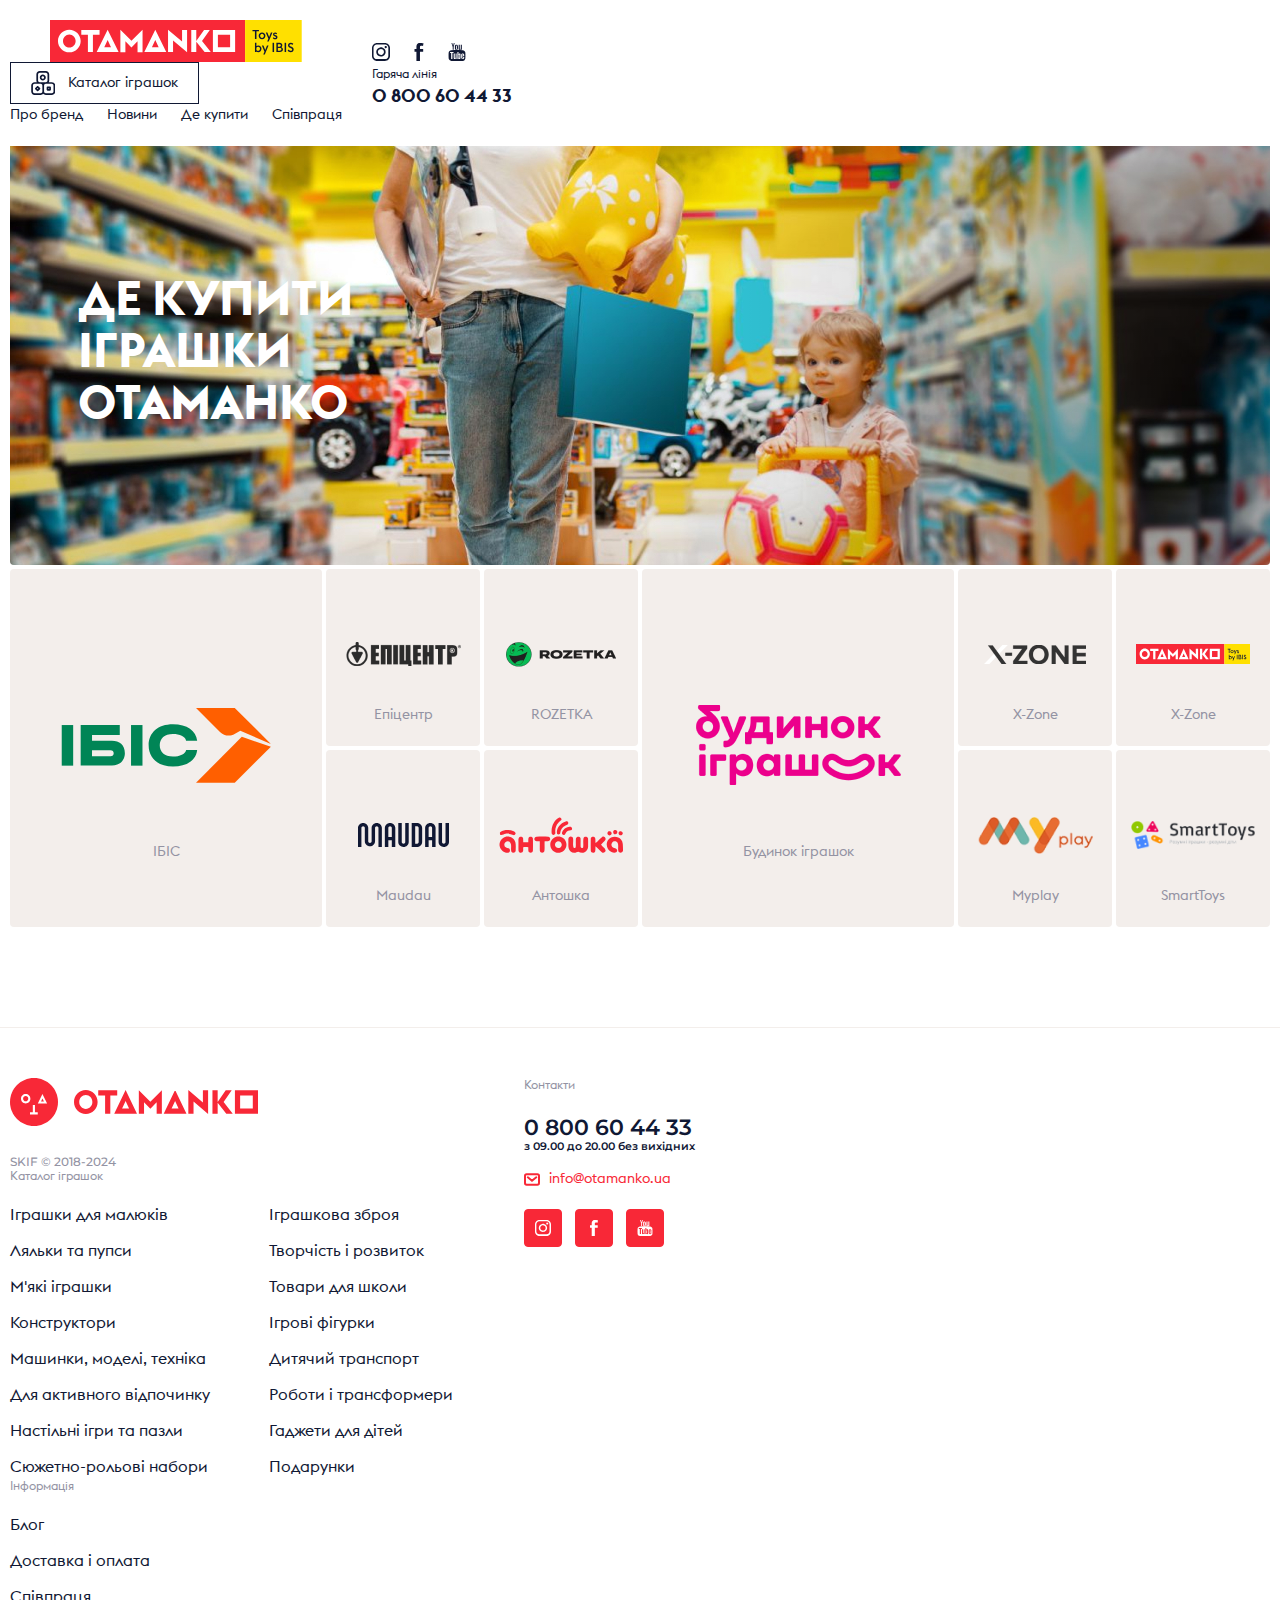
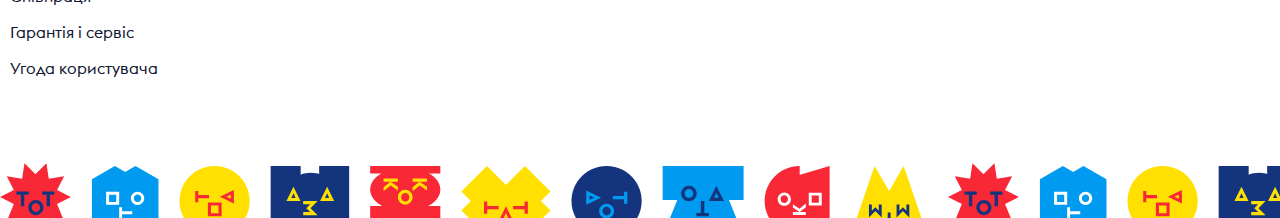
<file: where-buy.html>
<!DOCTYPE html>
<html lang="uk">
<head>
    <meta charset="UTF-8">
    <meta name="viewport" content="width=device-width, initial-scale=1.0">  
    <title>Новини</title>
    <link rel="preconnect" href="https://fonts.googleapis.com">
    <link rel="preconnect" href="https://fonts.gstatic.com" crossorigin>
    <link href="https://fonts.googleapis.com/css2?family=Montserrat:ital,wght@0,100..900;1,100..900&family=Raleway:ital,wght@0,700;1,700&display=swap" rel="stylesheet">
    <link rel="stylesheet" href="css/style.css">
</head>
<body class="body"> 
    <header class="header">
        <div class="container">
            <div class="header__inner">
                <div class="header__left">
                    <a class="header__logo" href="index.html">
                        <img src="img/logo.svg" alt="logo">
                    </a>
                    <div class="header__catalog">
                        <div class="header__catalog-block">
                            <p class="header__catalog-name">Каталог іграшок</p>
                        </div>
                        <div class="header__catalog-content">
                            <div class="hader__catalog-inner">
                                <div class="header__catalog-select">
                                    <a class="header__catalog-link" href="#">Електрична залізниця</a>
                                    <a class="header__catalog-link" href="#">Іграшки на РК</a>
                                    <a class="header__catalog-link" href="#">АвтоКонструктор</a>
                                    <a class="header__catalog-link" href="#">Конструктор</a>
                                    <a class="header__catalog-link" href="#">Іграшкова зброя</a>
                                    <a class="header__catalog-link" href="#">Трюкова залізниця</a>
                                    <a class="header__catalog-link" href="#">Електроінструменти</a>
                                    <a class="header__catalog-link" href="#">Ігрові набори з ляльками</a>
                                    <a class="header__catalog-link" href="#">Ігровий набір "Ферма"</a>
                                </div>
                                <div class="header__catalog-images">
                                    <div class="header__catalog-img">
                                        <img src="img/header/car.png" alt="">
                                    </div>
                                    <div class="header__catalog-img">
                                        <img src="img/header/car.png" alt="">
                                    </div>
                                    <div class="header__catalog-img">
                                        <img src="img/header/car.png" alt="">
                                    </div>
                                    <div class="header__catalog-img">
                                        <img src="img/header/car.png" alt="">
                                    </div>
                                    <div class="header__catalog-img">
                                        <img src="img/header/car.png" alt="">
                                    </div>
                                    <div class="header__catalog-img">
                                        <img src="img/header/car.png" alt="">
                                    </div>
                                    <div class="header__catalog-img">
                                        <img src="img/header/car.png" alt="">
                                    </div>
                                    <div class="header__catalog-img">
                                        <img src="img/header/car.png" alt="">
                                    </div>
                                    <div class="header__catalog-img">
                                        <img src="img/header/car.png" alt="">
                                    </div>
                                </div>
                            </div>
                        </div>
                    </div>
                    <nav class="header__menu">
                        <ul>
                            <li>
                                <a href="#" class="header__link">Про бренд</a>
                            </li>
                            <li>
                                <a href="#" class="header__link">Новини</a>
                            </li>
                            <li>
                                <a href="#" class="header__link">Де купити</a>
                            </li>
                            <li>
                                <a href="#" class="header__link">Співпраця</a>
                            </li>
                        </ul>
                    </nav>
                </div>           
                <div class="header__right">
                    <div class="header__social">
                        <a class="header__social-link" href="#">
                            <svg xmlns="http://www.w3.org/2000/svg" width="18" height="18" viewBox="0 0 18 18" fill="none">
                                <path fill-rule="evenodd" clip-rule="evenodd" d="M12.8571 18H5.14286C3.77889 18 2.47078 17.4658 1.5063 16.5149C0.541831 15.564 0 14.2743 0 12.9296V5.07042C0 3.72566 0.541831 2.43598 1.5063 1.48509C2.47078 0.534204 3.77889 0 5.14286 0H12.8571C14.2211 0 15.5292 0.534204 16.4937 1.48509C17.4582 2.43598 18 3.72566 18 5.07042V12.9296C18 13.5954 17.867 14.2548 17.6085 14.8699C17.3501 15.4851 16.9713 16.0441 16.4937 16.5149C16.0161 16.9857 15.4492 17.3592 14.8252 17.614C14.2013 17.8688 13.5325 18 12.8571 18ZM16.3286 4.69014C16.3286 3.84967 15.9899 3.04361 15.3871 2.44931C14.7843 1.855 13.9668 1.52113 13.1143 1.52113H4.75714C3.90466 1.52113 3.0871 1.855 2.48431 2.44931C1.88151 3.04361 1.54286 3.84967 1.54286 4.69014V12.9296C1.54286 13.7701 1.88151 14.5761 2.48431 15.1704C3.0871 15.7647 3.90466 16.0986 4.75714 16.0986H13.1143C13.9668 16.0986 14.7843 15.7647 15.3871 15.1704C15.9899 14.5761 16.3286 13.7701 16.3286 12.9296V4.69014ZM13.7571 5.19718C13.5283 5.19718 13.3046 5.13027 13.1143 5.00492C12.924 4.87956 12.7757 4.70138 12.6881 4.49292C12.6005 4.28446 12.5776 4.05507 12.6222 3.83377C12.6669 3.61247 12.7771 3.40919 12.9389 3.24964C13.1007 3.09009 13.3069 2.98143 13.5314 2.93741C13.7559 2.89339 13.9885 2.91599 14.2 3.00233C14.4114 3.08868 14.5921 3.23491 14.7193 3.42252C14.8464 3.61013 14.9143 3.8307 14.9143 4.05634C14.9143 4.35891 14.7924 4.64909 14.5754 4.86304C14.3584 5.07699 14.064 5.19718 13.7571 5.19718ZM8.93571 13.5634C8.00756 13.5634 7.10024 13.292 6.3285 12.7836C5.55677 12.2752 4.95528 11.5526 4.60009 10.7072C4.24489 9.86177 4.15195 8.93149 4.33302 8.03398C4.5141 7.13648 4.96105 6.31207 5.61736 5.66501C6.27366 5.01794 7.10985 4.57729 8.02018 4.39876C8.9305 4.22024 9.87408 4.31186 10.7316 4.66205C11.5891 5.01224 12.322 5.60526 12.8377 6.36613C13.3533 7.127 13.6286 8.02153 13.6286 8.93662C13.6286 10.1637 13.1342 11.3405 12.2541 12.2082C11.374 13.0759 10.1803 13.5634 8.93571 13.5634ZM8.93571 5.95775C8.33813 5.95775 7.75397 6.13245 7.2571 6.45978C6.76023 6.7871 6.37296 7.25234 6.14428 7.79665C5.91559 8.34097 5.85576 8.93992 5.97234 9.51777C6.08892 10.0956 6.37668 10.6264 6.79923 11.043C7.22179 11.4596 7.76017 11.7433 8.34627 11.8583C8.93237 11.9732 9.53987 11.9142 10.092 11.6887C10.6441 11.4633 11.1159 11.0815 11.4479 10.5916C11.7799 10.1017 11.9571 9.52578 11.9571 8.93662C11.9571 8.14657 11.6388 7.38888 11.0722 6.83024C10.5056 6.27159 9.73705 5.95775 8.93571 5.95775Z" fill="#101834"/>
                            </svg>
                        </a>
                        <a class="header__social-link" href="#">
                            <svg xmlns="http://www.w3.org/2000/svg" width="18" height="18" viewBox="0 0 18 18" fill="none">
                                <path fill-rule="evenodd" clip-rule="evenodd" d="M4.5 5.95041H6.42857V4.16529C6.42857 3.37031 6.471 2.10332 7.07143 1.33884C7.70046 0.533752 8.47639 0 9.96429 0C12.3911 0 13.5 0.297521 13.5 0.297521L13.0179 3.12397C12.5014 2.95049 11.9596 2.85019 11.4107 2.82645C10.6582 2.82645 9.96429 2.99559 9.96429 3.71901V5.95041H13.1786V8.6281H9.96429V18H6.42857V8.6281H4.5V5.95041Z" fill="#101834"/>
                            </svg>
                        </a>
                        <a class="header__social-link" href="#">
                            <svg xmlns="http://www.w3.org/2000/svg" width="18" height="18" viewBox="0 0 18 18" fill="none">
                                <path fill-rule="evenodd" clip-rule="evenodd" d="M10.6654 1.73475H11.7761V5.20426C11.7761 5.6641 11.7455 6.13836 12.3314 6.13836C12.6993 6.13836 12.7479 5.79408 12.7479 5.07082V1.73475H13.8585V6.80557H12.7479V6.53869L12.3314 6.40524C12.2744 6.55854 12.179 6.69602 12.0537 6.80557C11.9333 6.89179 11.7873 6.93856 11.6372 6.93901C11.4434 6.94032 11.2523 6.89441 11.0819 6.80557C10.9644 6.74437 10.8679 6.65164 10.8043 6.53869C10.7375 6.41262 10.6907 6.27769 10.6654 6.13836C10.6488 5.97609 10.6654 5.57123 10.6654 5.07082V1.73475ZM6.91705 3.86983C6.91705 3.34567 6.8282 2.95682 6.91705 2.66885C7.02948 2.39858 7.22272 2.1664 7.47236 2.00164C7.70825 1.82044 8.00352 1.72584 8.30533 1.73475C8.58989 1.71856 8.87459 1.76417 9.13831 1.8682C9.3137 1.96114 9.4581 2.09994 9.55479 2.26852C9.67618 2.43119 9.7699 2.61136 9.83245 2.80229C9.91651 3.10738 9.96311 3.42088 9.97128 3.73639V4.67049C9.96399 5.03002 9.91745 5.38783 9.83245 5.73803C9.78295 5.97483 9.68885 6.20095 9.55479 6.40524C9.46251 6.57697 9.31697 6.71687 9.13831 6.80557C8.92057 6.90043 8.68311 6.94608 8.44416 6.93901C8.16037 6.94362 7.87809 6.8984 7.61119 6.80557C7.44511 6.76412 7.29839 6.6701 7.1947 6.53869C7.06535 6.33212 6.97159 6.10681 6.91705 5.87147C6.91288 5.88415 6.91705 5.28886 6.91705 4.80393V3.86983ZM4.2793 0L5.11227 2.66885C5.27053 1.94319 5.56485 1.04632 5.80641 0H6.63939L5.66759 4.00328V6.80557H4.69578V4.00328L3.44632 0H4.2793ZM17.3292 15.6128C17.2595 16.2141 16.9701 16.772 16.5125 17.1874C16.0549 17.6029 15.4588 17.8487 14.8303 17.8813C10.9861 18.0396 7.14519 18.0396 3.30749 17.8813C2.00111 17.7999 0.814127 16.8626 0.669745 15.6128C0.526752 13.6135 0.526752 11.6071 0.669745 9.60786C0.812739 8.35844 2.00111 7.29357 3.30749 7.2059C7.15028 7.04964 10.8473 7.04964 14.6915 7.2059C15.9965 7.29357 17.1848 8.35844 17.3292 9.60786C17.4736 11.6071 17.4736 13.6135 17.3292 15.6128ZM8.44416 6.40524C8.99948 6.40524 8.86065 5.64902 8.86065 5.47114V3.33606C8.86065 2.80229 8.7718 2.40797 8.44416 2.40197C8.10959 2.39583 8.02768 2.80229 8.02768 3.33606V5.47114C8.02768 5.79394 8.01935 6.40524 8.44416 6.40524ZM2.05803 10.0082H3.16867V15.8797H4.41813V10.0082H5.52876V8.94065H2.05803V10.0082ZM7.61119 13.878C7.61119 14.5052 7.48624 14.612 7.47236 14.6787C7.44289 14.7608 7.38619 14.8314 7.31096 14.8797C7.23573 14.9279 7.14611 14.951 7.05587 14.9456C6.87401 14.9456 6.82125 14.8339 6.77822 14.6787C6.76017 14.6137 6.77822 14.4753 6.77822 13.878V10.542H5.66759V14.9456C5.69084 15.1718 5.73734 15.3953 5.80641 15.6128C5.86898 15.7265 5.96573 15.8195 6.08407 15.8797C6.20455 15.9657 6.35048 16.0124 6.50056 16.0131C6.65002 16.009 6.7949 15.9626 6.91705 15.8797C7.04129 15.7693 7.13646 15.632 7.1947 15.4793L7.61119 15.6128V15.8797H8.58299V10.542H7.61119V13.878ZM12.3314 10.8088C12.2671 10.6963 12.1708 10.6037 12.0537 10.542C11.8796 10.4625 11.6909 10.4172 11.4984 10.4085C11.361 10.4085 11.3401 10.4716 11.2207 10.542C11.1791 10.5678 10.5266 11.3426 10.5266 11.3426V8.94065H9.41597V15.8797H10.5266V15.6128L10.6654 15.2125L10.9431 15.4793C11.0486 15.6463 11.0972 15.7996 11.2207 15.8797C11.3446 15.9592 11.4885 16.0053 11.6372 16.0131C11.9871 16.0131 12.212 15.7853 12.3314 15.4793C12.4048 15.2629 12.4514 15.039 12.4702 14.8121V12.0098C12.4702 12.0205 12.4688 11.3381 12.4702 11.2092C12.4477 11.0692 12.4007 10.9338 12.3314 10.8088ZM11.3596 14.0115C11.3596 14.5044 11.3623 14.6767 11.3596 14.6787C11.3288 14.7583 11.2723 14.8263 11.1983 14.8727C11.1243 14.9192 11.0368 14.9416 10.9486 14.9366C10.8595 14.9395 10.7714 14.9164 10.6961 14.8704C10.6208 14.8243 10.5617 14.7575 10.5266 14.6787C10.5016 14.606 10.5266 14.4628 10.5266 14.0115V12.677C10.5266 12.2072 10.5044 11.942 10.5266 11.8764C10.5612 11.7976 10.6191 11.7303 10.6932 11.6829C10.7672 11.6354 10.8541 11.6099 10.9431 11.6095C11.0325 11.608 11.1203 11.6327 11.1947 11.6804C11.2691 11.7281 11.3266 11.7965 11.3596 11.8764C11.3832 11.949 11.3596 12.2327 11.3596 12.677V14.0115ZM14.275 13.3443H16.2186V12.8105C16.2186 12.2913 16.1797 11.6198 16.0798 11.3426C15.9867 11.074 15.7604 10.969 15.5244 10.8088C15.2857 10.6327 14.9924 10.5387 14.6915 10.542C14.3985 10.542 14.082 10.545 13.8585 10.6754C13.6086 10.84 13.4153 11.0722 13.3032 11.3426C13.1991 11.5996 13.1643 12.0249 13.1643 12.677V14.2784C13.1575 14.7111 13.2835 15.1361 13.5267 15.5003C13.6653 15.6576 13.8429 15.7787 14.0431 15.8526C14.2917 15.9562 14.5594 16.0107 14.8303 16.0131C15.0252 16.0237 15.2188 15.9772 15.3856 15.8797C15.5647 15.7884 15.8201 15.6607 15.9409 15.4793C16.1853 14.8728 16.2186 15.0781 16.2186 14.1449V13.878H15.108V14.4118C15.108 14.7131 15.1524 14.961 15.108 15.079C15.0742 15.1584 15.0165 15.2262 14.9422 15.2738C14.868 15.3213 14.7807 15.3464 14.6915 15.3459C14.343 15.35 14.275 15.0178 14.275 14.5452V13.3443ZM14.275 12.0098C14.275 11.5731 14.2542 11.669 14.275 11.6095C14.3092 11.5305 14.3671 11.4629 14.4412 11.4155C14.5153 11.368 14.6024 11.3426 14.6915 11.3426C14.7805 11.3426 14.8676 11.368 14.9417 11.4155C15.0159 11.4629 15.0737 11.5305 15.108 11.6095C15.1274 11.6708 15.108 11.603 15.108 12.0098V12.8105H14.275V12.0098Z" fill="#101834"/>
                            </svg>
                        </a>
                    </div>
                    <div class="header__phone">
                        <p class="header__phone-name">Гаряча лінія</p>
                        <a class="header__phone-tel" href="tel:+380800604433">0 800 60 44 33</a>
                        <span class="header__phone-more">
                            <svg xmlns="http://www.w3.org/2000/svg" width="18" height="11" viewBox="0 0 18 11" fill="none">
                                <path d="M16 2.21094L9 9L2 2.21094" stroke="#101834" stroke-width="2" stroke-linecap="square"/>
                            </svg>
                        </span>
                    </div>
                </div>
            </div>
        </div>
    </header>

    <main class="main">
        <section class="wherebuy">
            <div class="container">
                <div class="breadcrumbs">
                    <a class="breadcrumbs__link" href="index.html">
                        <svg xmlns="http://www.w3.org/2000/svg" width="16" height="16" viewBox="0 0 16 16" fill="none">
                            <path d="M8.00887 1L1 6.09091V15H6.35247L6.35235 10.5267H9.64753V15H15V6.09091L8.00887 1Z" stroke="#101834"/>
                        </svg>
                    </a>
                    <a class="breadcrumbs__link" href="where-buy.html">Де купити</a>
                </div>
                <div class="wherebuy__content">
                    <h2 class="wherebuy__title">Де купити іграшки ОТАМАНКО</h2>
                </div>
                <div class="buy__content">
                    <a class="buy__item" href="#">
                        <div class="buy__item-image">
                            <img src="img/buy/1.svg" alt="ibic">
                        </div>
                        <p class="buy__item-name">ІБІС</p>
                    </a>
                    <a class="buy__item" href="#">
                        <div class="buy__item-image">
                            <img src="img/buy/2.png" alt="Епіцентр">
                        </div>
                        <p class="buy__item-name">Епіцентр</p>
                    </a>
                    <a class="buy__item" href="#">
                        <div class="buy__item-image">
                            <img src="img/buy/3.png" alt="ROZETKA">
                        </div>
                        <p class="buy__item-name">ROZETKA</p>
                    </a>
                    <a class="buy__item" href="#">
                        <div class="buy__item-image">
                            <img src="img/buy/4.svg" alt="Maudau">
                        </div>
                        <p class="buy__item-name">Maudau</p>
                    </a>
                    <a class="buy__item" href="#">
                        <div class="buy__item-image">
                            <img src="img/buy/5.svg" alt="Антошка">
                        </div>
                        <p class="buy__item-name">Антошка</p>
                    </a>
                    <a class="buy__item" href="#">
                        <div class="buy__item-image">
                            <img src="img/buy/6.png" alt="Будинок іграшок">
                        </div>
                        <p class="buy__item-name">Будинок іграшок</p>
                    </a>
                    <a class="buy__item" href="#">
                        <div class="buy__item-image">
                            <img src="img/buy/7.png" alt="X-Zone">
                        </div>
                        <p class="buy__item-name">X-Zone</p>
                    </a>
                    <a class="buy__item" href="#">
                        <div class="buy__item-image">
                            <img src="img/buy/8.svg" alt="X-Zone">
                        </div>
                        <p class="buy__item-name">X-Zone</p>
                    </a>
                    <a class="buy__item" href="#">
                        <div class="buy__item-image">
                            <img src="img/buy/9.png" alt="Myplay">
                        </div>
                        <p class="buy__item-name">Myplay</p>
                    </a>
                    <a class="buy__item" href="#">
                        <div class="buy__item-image">
                            <img src="img/buy/10.png" alt="SmartToys">
                        </div>
                        <p class="buy__item-name">SmartToys</p>
                    </a>
                </div>
            </div>
        </section>

        
    </main>

    <footer class="footer">
        <div class="container">
            <div class="footer__inner">
                <div class="footer__left">
                    <div class="footer__left-logo">
                        <a class="footer__logo" href="index.html">
                            <img src="img/footer-logo.svg" alt="logo">
                        </a>
                        <p class="footer__logo-descr">SKIF © 2018-2024</p>
                    </div>
                    <div class="footer__block">
                        <p class="footer__name">Каталог іграшок</p>
                        <div class="footer__content">
                            <ul>
                                <li>
                                    <a class="footer__link" href="#">Іграшки для малюків</a>
                                </li>
                                <li>
                                    <a class="footer__link" href="#">Ляльки та пупси</a>
                                </li>
                                <li>
                                    <a class="footer__link" href="#">М'які іграшки</a>
                                </li>
                                <li>
                                    <a class="footer__link" href="#">Конструктори</a>
                                </li>
                                <li>
                                    <a class="footer__link" href="#">Машинки, моделі, техніка</a>
                                </li>
                                <li>
                                    <a class="footer__link" href="#">Для активного відпочинку</a>
                                </li> 
                                <li>
                                    <a class="footer__link" href="#">Настільні ігри та пазли</a>
                                </li> 
                                <li>
                                    <a class="footer__link" href="#">Сюжетно-рольові набори</a>
                                </li>    
                            </ul>
                            <ul>
                                <li>
                                    <a class="footer__link" href="#">Іграшкова зброя</a>
                                </li>
                                <li>
                                    <a class="footer__link" href="#">Творчість і розвиток</a>
                                </li>
                                <li>
                                    <a class="footer__link" href="#">Товари для школи</a>
                                </li>
                                <li>
                                    <a class="footer__link" href="#">Ігрові фігурки</a>
                                </li>
                                <li>
                                    <a class="footer__link" href="#">Дитячий транспорт</a>
                                </li>
                                <li>
                                    <a class="footer__link" href="#">Роботи і трансформери</a>
                                </li> 
                                <li>
                                    <a class="footer__link" href="#">Гаджети для дітей</a>
                                </li> 
                                <li>
                                    <a class="footer__link" href="#">Подарунки</a>
                                </li>    
                            </ul>
                        </div>
                    </div>
                    <div class="footer__block">
                        <p class="footer__name">Інформація</p>
                        <div class="footer__content">
                            <ul>
                                <li>
                                    <a class="footer__link" href="#">Блог</a>
                                </li>
                                <li>
                                    <a class="footer__link" href="#">Доставка і оплата</a>
                                </li>
                                <li>
                                    <a class="footer__link" href="#">Співпраця</a>
                                </li>
                                <li>
                                    <a class="footer__link" href="#">Гарантія і сервіс</a>
                                </li>
                                <li>
                                    <a class="footer__link" href="#">Угода користувача</a>
                                </li>  
                            </ul>
                        </div>
                    </div>
                </div>
                <div class="footer__right">
                    <p class="footer__name">Контакти</p>
                    <div class="footer__about">
                        <a class="footer__tel" href="tel:+380800604433">0 800 60 44 33</a>
                        <p class="footer__time">з 09.00 до 20.00 без вихідних</p>
                        <a class="footer__email" href="mailto:info@otamanko.ua">
                            <svg xmlns="http://www.w3.org/2000/svg" width="16" height="16" viewBox="0 0 16 16" fill="none">
                                <path d="M3.82466 6.30644L8 9.6676L12.305 6.30644M2.6391 13.6676H13.3609C14.2662 13.6676 15 12.9338 15 12.0285V4.80316C15 3.89791 14.2661 3.16406 13.3609 3.16406H2.6391C1.73385 3.16406 1 3.89791 1 4.80316L1 12.0285C1 12.9338 1.73385 13.6676 2.6391 13.6676Z" stroke="#F82837" stroke-width="2" stroke-linecap="round"/>
                            </svg>
                            info@otamanko.ua
                        </a>
                        <div class="footer__social">
                            <a class="footer__social-link" href="#">
                                <svg xmlns="http://www.w3.org/2000/svg" width="18" height="18" viewBox="0 0 18 18" fill="none">
                                    <path fill-rule="evenodd" clip-rule="evenodd" d="M12.8571 18H5.14286C3.77889 18 2.47078 17.4658 1.5063 16.5149C0.541831 15.564 0 14.2743 0 12.9296V5.07042C0 3.72566 0.541831 2.43598 1.5063 1.48509C2.47078 0.534204 3.77889 0 5.14286 0H12.8571C14.2211 0 15.5292 0.534204 16.4937 1.48509C17.4582 2.43598 18 3.72566 18 5.07042V12.9296C18 13.5954 17.867 14.2548 17.6085 14.8699C17.3501 15.4851 16.9713 16.0441 16.4937 16.5149C16.0161 16.9857 15.4492 17.3592 14.8252 17.614C14.2013 17.8688 13.5325 18 12.8571 18ZM16.3286 4.69014C16.3286 3.84967 15.9899 3.04361 15.3871 2.44931C14.7843 1.855 13.9668 1.52113 13.1143 1.52113H4.75714C3.90466 1.52113 3.0871 1.855 2.48431 2.44931C1.88151 3.04361 1.54286 3.84967 1.54286 4.69014V12.9296C1.54286 13.7701 1.88151 14.5761 2.48431 15.1704C3.0871 15.7647 3.90466 16.0986 4.75714 16.0986H13.1143C13.9668 16.0986 14.7843 15.7647 15.3871 15.1704C15.9899 14.5761 16.3286 13.7701 16.3286 12.9296V4.69014ZM13.7571 5.19718C13.5283 5.19718 13.3046 5.13027 13.1143 5.00492C12.924 4.87956 12.7757 4.70138 12.6881 4.49292C12.6005 4.28446 12.5776 4.05507 12.6222 3.83377C12.6669 3.61247 12.7771 3.40919 12.9389 3.24964C13.1007 3.09009 13.3069 2.98143 13.5314 2.93741C13.7559 2.89339 13.9885 2.91599 14.2 3.00233C14.4114 3.08868 14.5921 3.23491 14.7193 3.42252C14.8464 3.61013 14.9143 3.8307 14.9143 4.05634C14.9143 4.35891 14.7924 4.64909 14.5754 4.86304C14.3584 5.07699 14.064 5.19718 13.7571 5.19718ZM8.93571 13.5634C8.00756 13.5634 7.10024 13.292 6.3285 12.7836C5.55677 12.2752 4.95528 11.5526 4.60009 10.7072C4.24489 9.86177 4.15195 8.93149 4.33302 8.03398C4.5141 7.13648 4.96105 6.31207 5.61736 5.66501C6.27366 5.01794 7.10985 4.57729 8.02018 4.39876C8.9305 4.22024 9.87408 4.31186 10.7316 4.66205C11.5891 5.01224 12.322 5.60526 12.8377 6.36613C13.3533 7.127 13.6286 8.02153 13.6286 8.93662C13.6286 10.1637 13.1342 11.3405 12.2541 12.2082C11.374 13.0759 10.1803 13.5634 8.93571 13.5634ZM8.93571 5.95775C8.33813 5.95775 7.75397 6.13245 7.2571 6.45978C6.76023 6.7871 6.37296 7.25234 6.14428 7.79665C5.91559 8.34097 5.85576 8.93992 5.97234 9.51777C6.08892 10.0956 6.37668 10.6264 6.79923 11.043C7.22179 11.4596 7.76017 11.7433 8.34627 11.8583C8.93237 11.9732 9.53987 11.9142 10.092 11.6887C10.6441 11.4633 11.1159 11.0815 11.4479 10.5916C11.7799 10.1017 11.9571 9.52578 11.9571 8.93662C11.9571 8.14657 11.6388 7.38888 11.0722 6.83024C10.5056 6.27159 9.73705 5.95775 8.93571 5.95775Z" fill="white"/>
                                  </svg>
                            </a>
                            <a class="footer__social-link" href="#">
                                <svg xmlns="http://www.w3.org/2000/svg" width="18" height="18" viewBox="0 0 18 18" fill="none">
                                    <path fill-rule="evenodd" clip-rule="evenodd" d="M4.5 5.95041H6.42857V4.16529C6.42857 3.37031 6.471 2.10332 7.07143 1.33884C7.70046 0.533752 8.47639 0 9.96429 0C12.3911 0 13.5 0.297521 13.5 0.297521L13.0179 3.12397C12.5014 2.95049 11.9596 2.85019 11.4107 2.82645C10.6582 2.82645 9.96429 2.99559 9.96429 3.71901V5.95041H13.1786V8.6281H9.96429V18H6.42857V8.6281H4.5V5.95041Z" fill="white"/>
                                </svg>
                            </a>
                            <a class="footer__social-link" href="#">
                                <svg xmlns="http://www.w3.org/2000/svg" width="18" height="18" viewBox="0 0 18 18" fill="none">
                                    <path fill-rule="evenodd" clip-rule="evenodd" d="M10.6654 1.73475H11.7761V5.20426C11.7761 5.6641 11.7455 6.13836 12.3314 6.13836C12.6993 6.13836 12.7479 5.79408 12.7479 5.07082V1.73475H13.8585V6.80557H12.7479V6.53869L12.3314 6.40524C12.2744 6.55854 12.179 6.69602 12.0537 6.80557C11.9333 6.89179 11.7873 6.93856 11.6372 6.93901C11.4434 6.94032 11.2523 6.89441 11.0819 6.80557C10.9644 6.74437 10.8679 6.65164 10.8043 6.53869C10.7375 6.41262 10.6907 6.27769 10.6654 6.13836C10.6488 5.97609 10.6654 5.57123 10.6654 5.07082V1.73475ZM6.91705 3.86983C6.91705 3.34567 6.8282 2.95682 6.91705 2.66885C7.02948 2.39858 7.22272 2.1664 7.47236 2.00164C7.70825 1.82044 8.00352 1.72584 8.30533 1.73475C8.58989 1.71856 8.87459 1.76417 9.13831 1.8682C9.3137 1.96114 9.4581 2.09994 9.55479 2.26852C9.67618 2.43119 9.7699 2.61136 9.83245 2.80229C9.91651 3.10738 9.96311 3.42088 9.97128 3.73639V4.67049C9.96399 5.03002 9.91745 5.38783 9.83245 5.73803C9.78295 5.97483 9.68885 6.20095 9.55479 6.40524C9.46251 6.57697 9.31697 6.71687 9.13831 6.80557C8.92057 6.90043 8.68311 6.94608 8.44416 6.93901C8.16037 6.94362 7.87809 6.8984 7.61119 6.80557C7.44511 6.76412 7.29839 6.6701 7.1947 6.53869C7.06535 6.33212 6.97159 6.10681 6.91705 5.87147C6.91288 5.88415 6.91705 5.28886 6.91705 4.80393V3.86983ZM4.2793 0L5.11227 2.66885C5.27053 1.94319 5.56485 1.04632 5.80641 0H6.63939L5.66759 4.00328V6.80557H4.69578V4.00328L3.44632 0H4.2793ZM17.3292 15.6128C17.2595 16.2141 16.9701 16.772 16.5125 17.1874C16.0549 17.6029 15.4588 17.8487 14.8303 17.8813C10.9861 18.0396 7.14519 18.0396 3.30749 17.8813C2.00111 17.7999 0.814127 16.8626 0.669745 15.6128C0.526752 13.6135 0.526752 11.6071 0.669745 9.60786C0.812739 8.35844 2.00111 7.29357 3.30749 7.2059C7.15028 7.04964 10.8473 7.04964 14.6915 7.2059C15.9965 7.29357 17.1848 8.35844 17.3292 9.60786C17.4736 11.6071 17.4736 13.6135 17.3292 15.6128ZM8.44416 6.40524C8.99948 6.40524 8.86065 5.64902 8.86065 5.47114V3.33606C8.86065 2.80229 8.7718 2.40797 8.44416 2.40197C8.10959 2.39583 8.02768 2.80229 8.02768 3.33606V5.47114C8.02768 5.79394 8.01935 6.40524 8.44416 6.40524ZM2.05803 10.0082H3.16867V15.8797H4.41813V10.0082H5.52876V8.94065H2.05803V10.0082ZM7.61119 13.878C7.61119 14.5052 7.48624 14.612 7.47236 14.6787C7.44289 14.7608 7.38619 14.8314 7.31096 14.8797C7.23573 14.9279 7.14611 14.951 7.05587 14.9456C6.87401 14.9456 6.82125 14.8339 6.77822 14.6787C6.76017 14.6137 6.77822 14.4753 6.77822 13.878V10.542H5.66759V14.9456C5.69084 15.1718 5.73734 15.3953 5.80641 15.6128C5.86898 15.7265 5.96573 15.8195 6.08407 15.8797C6.20455 15.9657 6.35048 16.0124 6.50056 16.0131C6.65002 16.009 6.7949 15.9626 6.91705 15.8797C7.04129 15.7693 7.13646 15.632 7.1947 15.4793L7.61119 15.6128V15.8797H8.58299V10.542H7.61119V13.878ZM12.3314 10.8088C12.2671 10.6963 12.1708 10.6037 12.0537 10.542C11.8796 10.4625 11.6909 10.4172 11.4984 10.4085C11.361 10.4085 11.3401 10.4716 11.2207 10.542C11.1791 10.5678 10.5266 11.3426 10.5266 11.3426V8.94065H9.41597V15.8797H10.5266V15.6128L10.6654 15.2125L10.9431 15.4793C11.0486 15.6463 11.0972 15.7996 11.2207 15.8797C11.3446 15.9592 11.4885 16.0053 11.6372 16.0131C11.9871 16.0131 12.212 15.7853 12.3314 15.4793C12.4048 15.2629 12.4514 15.039 12.4702 14.8121V12.0098C12.4702 12.0205 12.4688 11.3381 12.4702 11.2092C12.4477 11.0692 12.4007 10.9338 12.3314 10.8088ZM11.3596 14.0115C11.3596 14.5044 11.3623 14.6767 11.3596 14.6787C11.3288 14.7583 11.2723 14.8263 11.1983 14.8727C11.1243 14.9192 11.0368 14.9416 10.9486 14.9366C10.8595 14.9395 10.7714 14.9164 10.6961 14.8704C10.6208 14.8243 10.5617 14.7575 10.5266 14.6787C10.5016 14.606 10.5266 14.4628 10.5266 14.0115V12.677C10.5266 12.2072 10.5044 11.942 10.5266 11.8764C10.5612 11.7976 10.6191 11.7303 10.6932 11.6829C10.7672 11.6354 10.8541 11.6099 10.9431 11.6095C11.0325 11.608 11.1203 11.6327 11.1947 11.6804C11.2691 11.7281 11.3266 11.7965 11.3596 11.8764C11.3832 11.949 11.3596 12.2327 11.3596 12.677V14.0115ZM14.275 13.3443H16.2186V12.8105C16.2186 12.2913 16.1797 11.6198 16.0798 11.3426C15.9867 11.074 15.7604 10.969 15.5244 10.8088C15.2857 10.6327 14.9924 10.5387 14.6915 10.542C14.3985 10.542 14.082 10.545 13.8585 10.6754C13.6086 10.84 13.4153 11.0722 13.3032 11.3426C13.1991 11.5996 13.1643 12.0249 13.1643 12.677V14.2784C13.1575 14.7111 13.2835 15.1361 13.5267 15.5003C13.6653 15.6576 13.8429 15.7787 14.0431 15.8526C14.2917 15.9562 14.5594 16.0107 14.8303 16.0131C15.0252 16.0237 15.2188 15.9772 15.3856 15.8797C15.5647 15.7884 15.8201 15.6607 15.9409 15.4793C16.1853 14.8728 16.2186 15.0781 16.2186 14.1449V13.878H15.108V14.4118C15.108 14.7131 15.1524 14.961 15.108 15.079C15.0742 15.1584 15.0165 15.2262 14.9422 15.2738C14.868 15.3213 14.7807 15.3464 14.6915 15.3459C14.343 15.35 14.275 15.0178 14.275 14.5452V13.3443ZM14.275 12.0098C14.275 11.5731 14.2542 11.669 14.275 11.6095C14.3092 11.5305 14.3671 11.4629 14.4412 11.4155C14.5153 11.368 14.6024 11.3426 14.6915 11.3426C14.7805 11.3426 14.8676 11.368 14.9417 11.4155C15.0159 11.4629 15.0737 11.5305 15.108 11.6095C15.1274 11.6708 15.108 11.603 15.108 12.0098V12.8105H14.275V12.0098Z" fill="white"/>
                                </svg>
                            </a>
                        </div>
                    </div>
                </div>
            </div>
        </div>
        <div class="footer__animation">
            <div class="footer__animation-item">
                <img src="img/footer/1.svg" alt="">
            </div>
            <div class="footer__animation-item">
                <img src="img/footer/2.svg" alt="">
            </div>
            <div class="footer__animation-item">
                <img src="img/footer/3.svg" alt="">
            </div>
            <div class="footer__animation-item">
                <img src="img/footer/4.svg" alt="">
            </div>
            <div class="footer__animation-item">
                <img src="img/footer/5.svg" alt="">
            </div>
            <div class="footer__animation-item">
                <img src="img/footer/6.svg" alt="">
            </div>
            <div class="footer__animation-item">
                <img src="img/footer/7.svg" alt="">
            </div>
            <div class="footer__animation-item">
                <img src="img/footer/8.svg" alt="">
            </div>
            <div class="footer__animation-item">
                <img src="img/footer/9.svg" alt="">
            </div>
            <div class="footer__animation-item">
                <img src="img/footer/10.svg" alt="">
            </div>
            <div class="footer__animation-item">
                <img src="img/footer/1.svg" alt="">
            </div>
            <div class="footer__animation-item">
                <img src="img/footer/2.svg" alt="">
            </div>
            <div class="footer__animation-item">
                <img src="img/footer/3.svg" alt="">
            </div>
            <div class="footer__animation-item">
                <img src="img/footer/4.svg" alt="">
            </div>
            <div class="footer__animation-item">
                <img src="img/footer/5.svg" alt="">
            </div>
            <div class="footer__animation-item">
                <img src="img/footer/6.svg" alt="">
            </div>
            <div class="footer__animation-item">
                <img src="img/footer/7.svg" alt="">
            </div>
            <div class="footer__animation-item">
                <img src="img/footer/8.svg" alt="">
            </div>
            <div class="footer__animation-item">
                <img src="img/footer/9.svg" alt="">
            </div>
            <div class="footer__animation-item">
                <img src="img/footer/10.svg" alt="">
            </div>
            <div class="footer__animation-item">
                <img src="img/footer/1.svg" alt="">
            </div>
            <div class="footer__animation-item">
                <img src="img/footer/2.svg" alt="">
            </div>
            <div class="footer__animation-item">
                <img src="img/footer/3.svg" alt="">
            </div>
            <div class="footer__animation-item">
                <img src="img/footer/4.svg" alt="">
            </div>
            <div class="footer__animation-item">
                <img src="img/footer/5.svg" alt="">
            </div>
            <div class="footer__animation-item">
                <img src="img/footer/6.svg" alt="">
            </div>
            <div class="footer__animation-item">
                <img src="img/footer/7.svg" alt="">
            </div>
            <div class="footer__animation-item">
                <img src="img/footer/8.svg" alt="">
            </div>
            <div class="footer__animation-item">
                <img src="img/footer/9.svg" alt="">
            </div>
            <div class="footer__animation-item">
                <img src="img/footer/10.svg" alt="">
            </div>
        </div>
    </footer>
    
    <script src="js/script.js"></script>
</body>
</html>
</file>
<file: css/style.css>
@font-face {
    font-family: 'EuclidFlex';
    src: url('../fonts/EuclidFlex-Regular.ttf') format('truetype');
    font-weight: normal;
    font-style: normal;
}
@font-face {
    font-family: 'EuclidFlex';
    src: url('../fonts/EuclidFlex-Bold.ttf') format('truetype');
    font-weight: bold;
    font-style: normal;
}
@font-face {
    font-family: 'EuclidFlex';
    src: url('../fonts/EuclidFlex-Medium.ttf') format('truetype');
    font-weight: 500;
    font-style: normal;
}
@font-face {
    font-family: 'EuclidFlex';
    src: url('../fonts/EuclidFlex-Semibold.ttf') format('truetype');
    font-weight: 600;
    font-style: normal;
}
@font-face {
    font-family: 'Formular', sans-serif;
    src: url('../fonts/Formular.ttf') format('truetype');
    font-weight: normal;
    font-style: normal;
}
@font-face {
    font-family: 'Formular', sans-serif;
    src: url('../fonts/Formular-Medium.ttf') format('truetype');
    font-weight: 500;
    font-style: normal;
}
html, body, div, span, object, iframe,
h1, h2, h3, h4, h5, h6, p, blockquote, pre,
abbr, address, cite, code,
del, dfn, em, img, ins, kbd, q, samp,
small, strong, sub, sup, var,
b, i,
dl, dt, dd, ol, ul, li,
fieldset, form, label, legend,
table, caption, tbody, tfoot, thead, tr, th, td,
article, aside, canvas, details, figcaption, figure, 
footer, header, hgroup, menu, nav, section, summary,
time, mark, audio, video {
    margin:0;
    padding:0;
    border:0;
    outline:0;
    font-size:100%;
    vertical-align:baseline;
    background:transparent;
}
body {
    line-height:1;
}
* {
    -webkit-tap-highlight-color: transparent;
}
article,aside,details,figcaption,figure,
footer,header,hgroup,menu,nav,section { 
    display:block;
}

ul, ol {
    list-style:none;
}

input, select {
    vertical-align:middle;
}
*,
*::after,
*::before{
    padding: 0;
    margin: 0;
    box-sizing: border-box;   
}
a{
    color: inherit;
    text-decoration: none;
    margin:0;
    padding:0;
    font-size:100%;
    vertical-align:baseline;
    background:transparent;
}
:root {
    --black: #34393E;
    --rich-black: #3D3D3D;
    --base-rich-black: #101834;
    --base-cristal-white: #FFF;
    --buttons-yellow: #FEE000;
    --buttons-blue: #00A3FF;
    --buttons-red: #FE4928;
    --buttons-violet: #7B61FF;
    --buttons-green: #2DBE64;
    --brandbook-main: #F82837;
    --brandbook-secoond: #15347E;
    --brandbook-third: #009BF0;
    --brandbook-fourth: #FFE000;
    --brandbook-more: #F22A52;
    --gray-gray_10: #F3EEEB;
    --gray-gray_20: #F5F5FF;
    --gray-gray_30: #E6E6F0;
    --gray-gray_40: #BCBCCC;
    --gray-gray_50: #9393A3;
    --gray-gray_60: #67677A;
    --gray-gray_70: #3E3E52;
    --tech-hot-red: #F00;
    --tech-sky: #00A3FF;
    --tech-greentekila: #0FF14E;
    --tech-barbie: #FF00A8;
    --fonts-s: 12px;
    --fonts-xxs: 4px;
    --font-regular: 'EuclidFlex', sans-serif;
    --font-montserrat: 'Montserrat', sans-serif;
    --font-formular: 'Formular', sans-serif;
}
html,body{
    font-family: var(--font-regular);
    font-size: 16px;
    font-style: normal;
    font-weight: 400;
    line-height: 24px;
    scroll-behavior: smooth;
    background: var(--base-cristal-white);
    color: var(--base-rich-black);
}
.body{
    min-width: 320px;
}
.body.no-scroll{
    overflow: hidden;
}
.container{
    max-width: 1460px;
    padding: 0 10px;
    margin: 0 auto;
}

h1{
    font-family: var(--font-EuclidFlex);
    font-size: 50px;
    font-weight: 700;
    line-height: 56px;
    text-transform: uppercase;
}
h2{
    font-family: var(--font-EuclidFlex);
    font-size: 48px;
    font-weight: 700;
    line-height: 52px;
    text-transform: uppercase;
}
h3{
    font-family: var(--font-EuclidFlex);
    font-size: 32px;
    font-weight: 700;
    line-height: 40px;
    text-transform: uppercase;
}
h4{
    font-family: var(--font-EuclidFlex);
    font-size: 20px;
    font-weight: 700;
    line-height: 28px;
    text-transform: uppercase;
}
h5{
    font-family: var(--font-EuclidFlex);
    font-size: 18px;
    font-weight: 700;
    line-height: 22px;
    text-transform: uppercase;
}
.btn{
    color: var(--base-cristal-white);
    font-family: var(--font-EuclidFlex);
    font-size: 20px;
    font-style: normal;
    font-weight: 700;
    line-height: 28px;
    text-transform: uppercase;
    background: var(--brandbook-main);
    display: flex;
    align-items: center;
    justify-content: center;
    width: 100%;
    max-width: 256px;
    height: 66px;
    border: none;
    outline: none;
    cursor: pointer;
    transition: all .1s ease;
}
.btn:hover{
    background: #CC1926;
}
.btn-2{
    color: var(--brandbook-main);
    font-family: var(--font-EuclidFlex);
    font-size: 20px;
    font-style: normal;
    font-weight: 700;
    line-height: 28px;
    text-transform: uppercase;
    display: flex;
    align-items: center;
    justify-content: center;
    width: 100%;
    max-width: 260px;
    height: 66px;
    border: 1px solid var(--brandbook-main);
    outline: none;
    cursor: pointer;
    transition: all .1s ease;
}
.btn-2:hover{
    background-color: var(--brandbook-main);
    color: var(--base-cristal-white);
}
.btn-3{
    color: var(--base-cristal-white);
    font-family: var(--font-EuclidFlex);
    font-size: 20px;
    font-style: normal;
    font-weight: 700;
    line-height: 28px;
    text-transform: uppercase;
    display: flex;
    align-items: center;
    justify-content: center;
    width: 100%;
    max-width: 198px;
    height: 66px;
    border: 2px solid var(--base-cristal-white);
    outline: none;
    cursor: pointer;
    transition: all .1s ease;
}
.btn-3:hover{
    background-color: var(--base-cristal-white);
    color: var(--base-rich-black);
}
main.main{
    margin-top: 93px;
    overflow: hidden;
}
@media (max-width: 480px) {
    html,body{
        font-size: 14px;
    }
    main.main{
        margin-top: 60px;
    }
    h2{
        font-size: 26px;
        font-weight: 700;
        line-height: normal;
    }
    .btn{
        font-size: 16px;
        line-height: 22px;
    }
}


.header{
    position: fixed;
    left: 0;
    right: 0;
    top: 0;
    background-color: #fff;
    padding: 20px 0;
    z-index: 100;
    transition: all .1s ease;
}
.header.header-scroll{
    background-color: #fff;
    border-bottom: 1px solid var(--gray-gray_10);
}
.header__inner{
    display: flex;
    justify-content: start;
    align-items: center;
    gap: 30px;
    position: relative;
}
.header__logo{
    display: flex;
    align-items: center;
    justify-content: center;
}
.header__catalog-block{
    display: flex;
    align-items: center;
    justify-content: end;
    gap: 16px;
    border: 1px solid var(--base-rich-black);
    padding: 9px 20px;
    cursor: pointer;
    width: 189px;
    min-width: 189px;
    position: relative;
    transition: all .1s ease;
}
.header__catalog-block::before{
    position: absolute;
    content: '';
    background-image: url("data:image/svg+xml,%3Csvg xmlns='http://www.w3.org/2000/svg' width='25' height='24' viewBox='0 0 25 24' fill='none'%3E%3Cpath d='M21.297 11.1429H18.2448C18.5379 10.6381 18.7188 10.0604 18.7188 9.43561V3.42147C18.7188 1.53503 17.1836 0 15.297 0H9.28332C7.39675 0 5.86161 1.53503 5.86161 3.42147V9.43561C5.86161 10.0604 6.04246 10.6381 6.33561 11.1429H4.14046C2.25389 11.1429 0.71875 12.678 0.71875 14.5644V20.5785C0.71875 22.465 2.25389 24 4.14046 24H10.1542C11.1802 24 12.0913 23.5372 12.7188 22.8198C13.3462 23.5372 14.2573 24 15.2833 24H21.297C23.1836 24 24.7188 22.465 24.7188 20.5785V14.5644C24.7188 12.678 23.1836 11.1429 21.297 11.1429ZM7.57589 9.43561V3.42147C7.57589 2.48039 8.34218 1.71416 9.28332 1.71416H15.297C16.239 1.71416 17.0045 2.48039 17.0045 3.42147V9.43561C17.0045 10.3767 16.2382 11.1429 15.297 11.1429H9.28332C8.34132 11.1429 7.57589 10.3767 7.57589 9.43561ZM10.1542 22.285H4.14046C3.19846 22.285 2.43304 21.5187 2.43304 20.5777V14.5635C2.43304 13.6225 3.19932 12.8562 4.14046 12.8562H10.1542C11.0962 12.8562 11.8616 13.6225 11.8616 14.5635V20.5777C11.8616 21.5187 11.0953 22.285 10.1542 22.285ZM23.0045 20.5777C23.0045 21.5187 22.2382 22.285 21.297 22.285H15.2833C14.3413 22.285 13.5759 21.5187 13.5759 20.5777V14.5635C13.5759 13.6225 14.3422 12.8562 15.2833 12.8562H21.297C22.239 12.8562 23.0045 13.6225 23.0045 14.5635V20.5777Z' fill='%23101834'/%3E%3Cpath d='M12.2902 9.42876C13.9445 9.42876 15.2902 8.08314 15.2902 6.42897C15.2902 4.7748 13.9445 3.42918 12.2902 3.42918C10.6359 3.42918 9.29018 4.7748 9.29018 6.42897C9.29018 8.08314 10.6359 9.42876 12.2902 9.42876ZM12.2902 5.14335C12.999 5.14335 13.5759 5.72016 13.5759 6.42897C13.5759 7.13778 12.999 7.71459 12.2902 7.71459C11.5813 7.71459 11.0045 7.13778 11.0045 6.42897C11.0045 5.72016 11.5813 5.14335 12.2902 5.14335Z' fill='%23101834'/%3E%3Cpath d='M19.5759 15.4283H17.0045C16.5305 15.4283 16.1473 15.8123 16.1473 16.2854V18.8567C16.1473 19.3298 16.5305 19.7137 17.0045 19.7137H19.5759C20.0499 19.7137 20.433 19.3298 20.433 18.8567V16.2854C20.433 15.8123 20.0499 15.4283 19.5759 15.4283ZM18.7188 17.9996H17.8616V17.1425H18.7188V17.9996Z' fill='%23101834'/%3E%3Cpath d='M7.75332 15.1472C7.41818 14.8121 6.87646 14.8121 6.54132 15.1472L4.72332 16.9651C4.38818 17.3002 4.38818 17.8419 4.72332 18.177L6.54132 19.9949C6.70846 20.162 6.92789 20.246 7.14732 20.246C7.36675 20.246 7.58618 20.162 7.75332 19.9949L9.57132 18.177C9.90646 17.8419 9.90646 17.3002 9.57132 16.9651L7.75332 15.1472ZM7.14732 18.177L6.54132 17.571L7.14732 16.9651L7.75332 17.571L7.14732 18.177Z' fill='%23101834'/%3E%3C/svg%3E");
    background-position: center;
    background-repeat: no-repeat;
    left: 20px;
    top: 50%;
    transform: translateY(-50%);
    width: 24px;
    height: 24px;
}
.header__catalog.active .header__catalog-block::before{
    background-image: url("data:image/svg+xml,%3Csvg xmlns='http://www.w3.org/2000/svg' width='17' height='16' viewBox='0 0 17 16' fill='none'%3E%3Cpath d='M1.96013 1L8.71875 7.8772M8.71875 7.8772L15.7187 15M8.71875 7.8772L1.71875 15M8.71875 7.8772L15.4774 1.00001' stroke='%23101834' stroke-width='2' stroke-linecap='round'/%3E%3C/svg%3E");
}
.header__catalog.active{
    background-color: #FFE000;
}
.header__catalog-name{
    font-size: 14px;
    line-height: 22px;
}
.header__catalog-content{
    overflow: hidden;
    position: absolute;
    top: 73px;
    left: 0;
    right: 0;
    border-radius: var(--fonts-xxs);
    background: #FFF;
    box-shadow: 0px 64px 134px 0px rgba(0, 0, 0, 0.10);
    z-index: 100;
    opacity: 0;
    pointer-events: none;
    transition: all .1s ease;
}
.header__catalog-content::before{
    content: '';
    position: absolute;
    background-image: url("data:image/svg+xml,%3Csvg xmlns='http://www.w3.org/2000/svg' width='1409' height='180' viewBox='0 0 1409 180' fill='none'%3E%3Cpath d='M584.647 89.0129L496.49 1.01132V178.976H536.326V92.7294L584.647 140.812L632.955 92.7294V178.976H672.792V1.01132L584.647 89.0129Z' fill='%23F3EEEB'/%3E%3Cpath d='M185.558 2.09582V41.2591H238.2V177.965H278.037V41.2591H330.923V2.09582H185.558Z' fill='%23F3EEEB'/%3E%3Cpath d='M395.147 81.7993L421.786 138.558H368.398L395.147 81.7993ZM395.147 0L307.993 177.965H482.313L395.147 0Z' fill='%23F3EEEB'/%3E%3Cpath d='M774.135 81.7993L800.774 138.558H747.385L774.135 81.7993ZM774.135 0L686.969 177.965H861.288L774.122 0H774.135Z' fill='%23F3EEEB'/%3E%3Cpath d='M875.489 0V177.965H915.326V86.0154L1026.89 179.951V1.98619H987.042V93.9358L875.489 0Z' fill='%23F3EEEB'/%3E%3Cpath d='M1161.85 1.9862L1100.09 90.2193V1.9862H1060.24V177.965H1100.09V95.4346L1166.33 177.965H1215.64L1145.67 90.7189L1207.67 1.9862H1161.85Z' fill='%23F3EEEB'/%3E%3Cpath d='M90.3976 0.0487895C140.2 0.0487895 180.795 40.4428 180.795 90.0244C180.795 139.606 140.212 180 90.3976 180C40.5833 180 0 139.606 0 90.0244C0 40.4428 40.5833 0.0487895 90.3976 0.0487895ZM90.3976 38.2129C61.7626 38.2129 40.0938 61.7669 40.0938 90.0122C40.0938 118.258 61.7626 141.812 90.3976 141.812C119.032 141.812 140.701 118.27 140.701 90.0122C140.701 61.7547 119.032 38.2129 90.3976 38.2129Z' fill='%23F3EEEB'/%3E%3Cpath d='M1409 177.892H1232.27V1.9862H1409V177.892ZM1369.18 41.1373H1272.09V138.753H1369.18V41.1251V41.1373Z' fill='%23F3EEEB'/%3E%3C/svg%3E");
    background-position: center;
    background-repeat: no-repeat;
    background-size: calc(100% - 30px);
    width: calc(100% - 30px);
    max-width: 1409px;
    height: 180px;
    top: 50%;
    left: 15px;
    right: 15px; 
    transform: translateY(-50%);  
    z-index: -1;
}
.header__catalog.active .header__catalog-content{
    opacity: 1;
    pointer-events: all;
}
.hader__catalog-inner{
    max-width: 956px;
    margin: 0 auto;
    display: flex;
    height: 100%;
    padding: 40px;
    max-height: 385px;
    overflow-y: auto;
    overflow-x: hidden;
}
.hader__catalog-inner::-webkit-scrollbar { width: 0; }
.hader__catalog-inner{ -ms-overflow-style: none;
    scrollbar-width: none;
}
.header__catalog-select{
    display: flex;
    flex-direction: column;
    gap: 13px;
    overflow-y: auto;
    overflow-x: hidden;
    height: 100%;
    position: relative;
    z-index: 2;
}
.header__catalog-link{
    font-size: 32px;
    font-weight: 700;
    line-height: 40px;
    text-transform: uppercase;
    width: max-content;
    transition: all .1s ease;
}
.header__catalog-link:hover{
    color: var(--brandbook-main);
}
.header__catalog-images{
    position: absolute;
    top: 25px;
    right: 47.5%;
    z-index: 1;
}
.header__catalog-img{
    position: absolute;
    display: flex;
    align-items: center;
    justify-content: center;
    opacity: 0;
    pointer-events: none;
    transition: all .1s ease;
    z-index: 1;
    min-height: 300px;
}
.header__catalog-img.active{
    opacity: 1;
    pointer-events: all;
}
.header__catalog-img img{
    max-width: 400px;
}
.header__menu ul{
    display: flex;
    gap: 24px;
}
.header__link{
    display: flex;
    width: max-content;
    font-size: 14px;
    line-height: 22px; 
}
.header__end{
    display: flex;
    align-items: end;
    justify-content: end;
    width: 100%;
    gap: 30px;
}
.header__social{
    padding: 6px 0;
    display: flex;
    align-items: center;
    gap: 20px;
}
.header__social-link{
    display: flex;
    align-items: center;
}
.header__phone-name{
    font-size: 12px;
    line-height: normal;
}
.header__phone-tel{
    font-family: var(--font-EuclidFlex);
    font-size: 18px;
    font-weight: 700;
    line-height: 28px; 
}
.header__phone-email{
    font-size: 16px;
    font-weight: 700;
    line-height: 24px; /* 150% */
}
.header__phone-more,
.header__phone-content,
.header__burger,
.header__phone-btn,
.on-mobile,
.on-table{
    display: none;
}
@media (max-width: 1164px) {
    .header__menu{
        margin-left: -6px;
    }
}
@media (max-width: 1160px) {
    .header__end{
        gap: 20px;
    }
    .header__social{
        gap: 10px;
    }
}
@media (max-width: 1130px) {
    .header__inner{
        gap: 20px;
    }
    .header__phone{
        position: relative;
        display: flex;
        align-items: end;
        gap: 10px;
        cursor: pointer;
    }
    .header__phone-more{
        display: flex;
        align-items: center;
        transform: translateY(-9px);
        cursor: pointer;
    }
    .header__phone-content{
        display: flex;
        position: absolute;
        flex-direction: column;
        width: 228px;
        right: 0;
        top: 70px;
        background-color: var(--base-cristal-white);
        z-index: 1;
        opacity: 0;
        pointer-events: none;
        transition: all .1s ease;
        max-height: 70vh;
        overflow: auto;
        border: 1px solid transparent;
    }
    .header.header-scroll .header__phone-content{
        border: 1px solid var(--gray-gray_10);
    }
    .header__phone.show .header__phone-content{
        opacity: 1;
        pointer-events: all;
    }
    .header__phone-box{
        padding: 20px;
        display: flex;
        flex-direction: column;
        gap: 20px;
    }
    .header__phone-link{
        padding: 15px;
        height: 52px;
        font-size: 18px;
        line-height: 22px;
    }
    .header__phone-content .header__social{
        display: flex;
        gap: 20px;
    }
    .header__phone-box .header__phone-name{
        margin-bottom: 4px;
    }
    .header__phone-box .header__phone-tel{
        font-size: 20px;
    }
    .header__end > .header__social{
        display: none;
    }
    .header__phone.show .header__phone-more{
        transform: translateY(-9px) rotate(-180deg);
    }
}
@media (max-width: 1034px) {
    .header__inner {
        gap: 16px;
    }
    .header__burger{
        display: flex;
        align-items: center;
        cursor: pointer;
        justify-content: center;
        width: 42px;
        height: 42px;
        min-width: 42px;
        border: 1px solid var(--base-rich-black);
        user-select: none;
    }
    .header__burger svg:last-of-type{
        display: none;
    }
    .header__menu{
        position: absolute;
        width: max-content;
        min-width: 228px;
        padding: 30px;
        background-color: var(--base-cristal-white);
        display: flex;
        flex-direction: column;
        gap: 20px;
        top: 70px;
        left: 5px;
        opacity: 0;
        pointer-events: none;
        transition: all .1s ease;
        max-height: 72vh;
        overflow: auto;
        border: 1px solid transparent;
    }
    .header.header-scroll .header__menu{
        border: 1px solid var(--gray-gray_10);
    }
    .header__menu.show{
        opacity: 1;
        pointer-events: all;
    }
    .header__menu ul{
        display: flex;
        flex-direction: column;
        gap: 20px;
    }
    .header__link{
        font-weight: 700;
        line-height: 20px;
    }
    .header__burger.show{
        background-color: var(--brandbook-fourth);
    }
    .header__burger.show svg:first-of-type{
        display: none;
    }
    .header__burger.show svg:last-of-type{
        display: block;
    }
    .header__social{
        gap: 20px;
    }
    .on-table{
        display: flex;
    }
    .header__phone-block.on-table{
        flex-direction: column;
    }
    .on-table .header__phone-tel {
        font-size: 22px;
        line-height: normal;
    }
}
@media (max-width: 736px) {
    .header__inner{
        gap: 16px;
    }
    .header__phone{
        width: 42px;
        height: 42px;
        min-width: 42px;
        border: 1px solid var(--base-rich-black);
        display: flex;
        align-items: center;
        justify-content: center;
    }
    .header__phone-btn{
        display: flex;
        align-items: center;
        justify-content: center;
    }
    .header__phone > .header__phone-block{
        display: none;
    }
    .header__phone-more{
        display: none;
    }
    .header__phone-btn svg:last-of-type {
        display: none;
    }
    .header__phone.show{
        background-color: var(--brandbook-fourth);
    }
    .header__phone.show .header__phone-btn svg:first-of-type{
        display: none;
    }
    .header__phone.show .header__phone-btn svg:last-of-type{
        display: block;
    }
}
@media (max-width: 610px) {
    .header__inner{
        justify-content: space-between;
    }
    .header__menu .on-mobile{
        display: flex;
    }
    .header__catalog{
        display: none;
    }
    .header__logo{
        height: 42px;
    } 
    .header__logo img{
        max-width: 100%;
        max-height: 100%;
    }
    .header__end{
        width: auto;
    }
}
@media (max-width: 480px) {
    .header__phone,
    .header__burger{
        width: 30px;
        min-width: 30px;
        height: 30px;
    }
    .header__logo{
        height: 30px;
    } 
    .header{
        padding: 10px 0;
    }
    .header__menu{
        top: 40px;
        left: 10px;
    }
}

.footer{
    margin-top: 100px;
    border-top: 1px solid var(--gray-gray_10);
    padding: 50px 0 137px;
    overflow: hidden;
    position: relative;
}
.footer__inner{
    display: flex;
    gap: 71px;
}
.footer__logo{
    display: flex;
    align-items: center;
    width: 100%;
    max-width: 248px;
}
.footer__logo img{
    max-width: 100%;
}
.footer__logo-descr{
    margin-top: 28px;
    color: var(--gray-gray_50);
    font-family: var(--font-montserrat);
    font-size: 12px;
    font-weight: 500;
    line-height: normal;
}
.footer__content-block{
    display: flex;
    justify-content: space-between;
    gap: 20px;
    width: 100%;
}
.footer__content-menu{
    display: flex;
    justify-content: space-between;
    gap: 20px;
    width: 100%;
    max-width: 646px;
}
.footer__name{
    color: var(--gray-gray_50);
    font-size: 12px;
    line-height: normal;
}
.footer__content{
    display: flex;
    justify-content: space-between;
    width: 100%;
    gap: 59px;
    margin-top: 19px;
}
.footer__content ul{
    display: flex;
    flex-direction: column;
    gap: 12px;
}
.footer__link{
    transition: color .1s ease;
    text-wrap: nowrap;
}
.footer__link:hover{
    color: var(--brandbook-main);
}
.footer__about{
    margin-top: 20px;
}
.footer__tel{
    font-family: var(--font-montserrat);
    font-size: 22px;
    font-weight: 600;
    line-height: 136.4%;
    text-wrap: nowrap;
}
.footer__time{
    font-family: var(--font-montserrat);
    font-size: 11px;
    font-weight: 600;
    line-height: normal;
    margin-top: -4px;
}
.footer__email{
    display: flex;
    align-items: center;
    gap: 9px;
    margin-top: 15px;
    color: var(--brandbook-main);
    font-size: 14px;
    line-height: 22px;
}
.footer__email:hover{
    -webkit-text-decoration-line: underline;
    text-decoration-line: underline;
    text-decoration: underline;
    -webkit-text-decoration-style: underline;
    text-decoration-style: underline;
    text-underline-position: under;
}
.footer__social{
    margin-top: 19px;
    display: flex;
    align-items: center;
    gap: 13px;
}
.footer__social-link{
    display: flex;
    width: 38px;
    height: 38px;
    padding: 10px;
    justify-content: center;
    align-items: center;
    gap: 12px;
    border-radius: var(--fonts-xxs);
    border: 1px solid var(--brandbook-main);
    background: var(--brandbook-main);
    backdrop-filter: blur(24.46637535095215px);
    transition: all 0.1s ease;
}
.footer__social-link:hover{
    background: #CC1926;
}
.footer__animation{
    position: absolute;
    bottom: -20px;
    left: 0;
    right: 0;
    display: flex;
    align-items: center;
    gap: 20px;
}
.footer__animation-item{
    display: flex;
    align-items: center;
    justify-content: center;
}
.footer__animation-item {
    transition: transform 0.5s;
}
.footer__animation-item.animated {
    transform: translateY(-20px);
}
@media (max-width: 1180px) {
    .footer__inner{
        gap: 30px;
    }
}
@media (max-width: 1000px) {
    .footer__content-menu{
        flex-direction: column;
        max-width: 470px;
        gap: 50px;
    }
    .footer__content{
        gap: 20px;
    }
}
@media (max-width: 800px) {
    .footer__inner{
        gap: 50px;
    }
    .footer__content{
        flex-direction: column;
        gap: 12px;
    }
}
@media (max-width: 600px) {
    .footer__inner{
        flex-direction: column-reverse;
    }
    .footer__content-block{
        flex-direction: column;
        gap: 50px
    }
    .footer__content-menu{
        flex-direction: row;
        gap: 50px;
    }
    .footer__block{
        width: 100%;
    }
}
@media (max-width: 480px) {
    .footer{
        margin-top: 60px;
        padding: 0 0 70px;
        border-top: navajowhite;
    }
    .footer__inner{
        gap: 32px;
    }
    .footer__logo-descr{
        margin-top: 34px;
    }
    .footer__content-block{
        gap: 22px;
    }
    .footer__content-menu{
        flex-direction: column;
        gap: 0px;
    }
    .footer__content{
        display: none;
        margin-top: 0;
        margin-bottom: 10px;
        gap: 10px;
    }
    .footer__content ul{
        gap: 10px;
    }
    .footer__content-menu .footer__block{
        border-bottom: 1px solid var(--gray-gray_30);
    }
    .footer__content-menu .footer__block:first-of-type{
        border-top: 1px solid var(--gray-gray_30);
    }
    .footer__content-menu .footer__name{
        padding: 14px 36px 14px 0;
        color: var(--base-rich-black);
        font-size: 14px;
        font-weight: 700;
        line-height: normal;
        position: relative;
    }
    .footer__content-menu .footer__name::after{
        content: '';
        position: absolute;
        right: 0;
        top: 15px;
        background-image: url("data:image/svg+xml,%3Csvg xmlns='http://www.w3.org/2000/svg' width='16' height='18' viewBox='0 0 16 18' fill='none'%3E%3Cpath d='M4.60156 15.6055L11.3906 8.60547L4.60156 1.60547' stroke='%23101834' stroke-width='2' stroke-linecap='square'/%3E%3C/svg%3E");
        background-position: center;
        background-repeat: no-repeat;
        width: 16px;
        height: 16px;
    }
    .footer__name.active::after{
        transform: rotate(90deg);
    }
    .footer__name.active ~ .footer__content{
        display: flex;
    }
    .footer__about,
    .footer__email{
        margin-top: 13px;
    }
    .footer__email{
        font-size: 12px;
        line-height: normal;
    }
    .footer__social{
        margin-top: 25px;
    }

    .footer__animation-item{
        height: 47px;
    }
    .footer__animation-item img{
        height: 100%;
    }
}





.breadcrumbs{
    display: flex;
    align-items: center;
    gap: 24px;
    overflow-x: auto;
    margin: 0 -10px;
    padding: 0 10px;
}
.breadcrumbs__link{
    position: relative;
    font-size: 12px;
    line-height: normal;
    display: flex;
    align-items: center;
    text-wrap: nowrap;
}
.breadcrumbs__link:not(:first-of-type)::before{
    content: '';
    position: absolute;
    background-image: url("data:image/svg+xml,%0A%3Csvg width='7' height='6' viewBox='0 0 7 6' fill='none' xmlns='http://www.w3.org/2000/svg'%3E%3Cpath d='M6.056 3.008L3.608 5.456L2.936 4.768L4.216 3.488H0.296V2.528H4.216L2.936 1.248L3.608 0.56L6.056 3.008Z' fill='%23101834'/%3E%3C/svg%3E%0A");
    width: 7px;
    height: 7px;
    background-position: center;
    background-repeat: no-repeat;
    left: -15px;
}
.cooperation .breadcrumbs{
    margin-bottom: 41px;
}
.cooperation__title{
    margin-left: -4px;
}
.cooperation__content{
    margin-top: 37px;
    display: flex;
    justify-content: space-between;
    align-items: end;
    gap: 30px;
    max-width: 1242px;
}
.cooperation__name{
    color: var(--brandbook-main);
    margin-bottom: 8px;
}
.cooperation__block{
    display: flex;
    flex-direction: column;
    gap: 2px;
}
.cooperation__block-number{
    font-family: var(--font-EuclidFlex);
    font-size: 32px;
    font-weight: 700;
    line-height: 40px; /* 125% */
    text-transform: uppercase;
}
.cooperation__block + .cooperation__block{
    margin-top: 8px;
}
.cooperation__block-email{
    font-family: var(--font-montserrat);
    font-size: 18px;
    font-weight: 600;
    line-height: 28px; /* 155.556% */
}
.cooperation__socials{
    margin-top: 14px;
    display: flex;
    align-items: center;
    gap: 20px;
}
.cooperation__social-link{
    display: flex;
    width: 60px;
    min-width: 60px;
    height: 60px;
    padding: 12px 10px;
    justify-content: center;
    align-items: center;
    gap: 12px;
    border-radius: var(--fonts-s);
    border: 1px solid var(--brandbook-main);
    background: var(--brandbook-main);
    backdrop-filter: blur(24.46637535095215px);
    transition: all .1s ease;
}
.cooperation__social-link:hover{
    background: #CC1926;
}
.cooperation__block-name{
    font-size: 12px;
    font-weight: 400;
    line-height: normal;
}
.cooperation__block-number:hover,
.cooperation__block-email:hover{    
    color: var(--brandbook-main);
}
.cooperation__box-social{
    margin-bottom: 21px;
}
@media (max-width: 1180px) {
    .cooperation__content{
        flex-wrap: wrap;
    }
    .cooperation__box{
        width: calc(50% - 15px);
    }
}
@media (max-width: 640px) {
    .cooperation__box{
        width: 100%;
    }
}
@media (max-width: 480px) {
    .cooperation .breadcrumbs{
        margin-bottom: 20px;
    }
    .cooperation__content{
        margin-top: 22px;
        gap: 20px;
    }
    .cooperation__name{
        margin-bottom: 12px;
    }
    .cooperation__box:nth-of-type(3){
        margin-top: 15px;
    }
    .cooperation__box-social{
        margin-bottom: 0;
        margin-top: -2px;
    }
    .cooperation__socials{
        margin-top: 0;
    }
    .cooperation__box-social .cooperation__block-name{
        display: none;
    }
    .cooperation__social-link{
        width: 46px;
        height: 46px;
        min-width: 46px;
    }
}
.writetous{
    margin-top: 55px;
    overflow: hidden;
}
.writetous__inner{
    margin: 0 -50px;
    padding: 50px 50px;
    background-color: var(--gray-gray_10);
}
.writetous__form{
    display: grid;
    align-items: stretch;
    grid-template-columns: repeat(6, 1fr);
    gap: 20px;
    margin-top: 38px;
}
.writetous__form-block{
    position: relative;
}
.writetous__form-block span{
    position: absolute;
    bottom: -20px;
    overflow: hidden;
    color: var(--brandbook-main);
    font-size: 12px;
    line-height: normal;
    left: 20px;
    display: none;
}
.writetous__form-input{
    padding: 5px 20px;
    border-radius: var(--fonts-xxs, 4px);
    border: 1px solid var(--gray-gray_30);
    background: var(--base-cristal-white);
    outline: none;
    color: var(--base-rich-black);
    font-family: var(--font-regular);
    font-size: 16px;
    font-style: normal;
    font-weight: 400;
    line-height: 24px;
    height: 56px;
    width: 100%;
}
.writetous__form-input::placeholder,
.writetous__form-textarea::placeholder{
    color: var(--gray-gray_50);
    font-family: var(--font-regular);
    font-size: 16px;
    font-style: normal;
    font-weight: 400;
    line-height: 24px;
}
.writetous__form-input:focus{
    border-color: var(--brandbook-secoond);
}
.writetous__form-select{
    padding: 5px 20px;
    border-radius: var(--fonts-xxs, 4px);
    border: 1px solid var(--gray-gray_30);
    background: var(--base-cristal-white);
    outline: none;
    color: var(--base-rich-black);
    font-family: var(--font-regular);
    font-size: 16px;
    font-style: normal;
    font-weight: 400;
    line-height: 24px;
    height: 56px;
    width: 100%;
    -webkit-appearance: none;
    -moz-appearance: none;
    appearance: none;
    background-image: url("data:image/svg+xml,%0A%3Csvg width='15' height='9' viewBox='0 0 15 9' fill='none' xmlns='http://www.w3.org/2000/svg'%3E%3Cpath d='M13.4609 1.55859L7.33594 7.49902L1.21094 1.55859' stroke='%23464646' stroke-width='2' stroke-linecap='round'/%3E%3C/svg%3E%0A");
    background-position: right 20px center;
    background-repeat: no-repeat,repeat;
    background-size: 20px 8px;
}
.writetous__form-textarea{
    padding: 15px 20px;
    border-radius: var(--fonts-xxs, 4px);
    border: 1px solid var(--gray-gray_30);
    background: var(--base-cristal-white);
    outline: none;
    color: var(--base-rich-black);
    font-family: var(--font-regular);
    font-size: 16px;
    font-style: normal;
    font-weight: 400;
    line-height: 24px;
    height: 56px;
    width: 100%;
    resize: none;
}
.writetous__form-block{
    display: flex;
    align-items: center;
}
.writetous__form-btn{
    height: 56px;
    max-width: 100%;
}
@media (max-width: 1160px) {
    .writetous__form {
        grid-template-columns: repeat(5, 1fr);
    }
    .writetous__form-block:last-of-type{
        grid-column: 5;
    }
}
@media (max-width: 1000px) {
    .writetous__form {
        grid-template-columns: repeat(3, 1fr);
    }
    .writetous__form-block:last-of-type{
        grid-column: 3;
    }
}
@media (max-width: 600px) {
    .writetous__form {
        grid-template-columns: repeat(2, 1fr);
    }
    .writetous__form-block:last-of-type{
        grid-column: auto
    }
}
@media (max-width: 480px) {
    .writetous{
        margin-top: 50px;
    }
    .writetous__inner{
        background-color: transparent;
        padding: 0;
        margin: 0;
    }
    .writetous__form {
        grid-template-columns: 1fr;
        gap: 14px;
        margin-top: 14px;
    }
    .writetous__form-textarea{
        min-height: 124px;
        font-size: 14px;
    }
    .writetous__form-input,
    .writetous__form-select{
        height: 44px;
        font-size: 14px;
    }
    .writetous__form-input::placeholder,
    .writetous__form-textarea::placeholder{
        font-size: 14px;
    }
    .writetous__form-btn{
        height: 58px;
    }
}










.header-main{
    background-color: transparent;
}
.header-main  ~ main.main{
    margin-top: 0;
}
.hero{
    height: 650px;
    background-color: var(--brandbook-fourth);
    overflow: hidden;
    position: relative;
}
.hero .container{
    height: 100%;
}
.hero__inner{
    height: 100%;
    padding: 0 36px 65px;
}
.hero__slider-content{
    position: absolute;
    z-index: 1;
    inset: 0;
}
.hero__slider{
    height: 100%;
}
.hero__slide .container{
    width: 100%;
    display: flex;
    flex-direction: column;
    justify-content: space-between;
    padding: 135px 0 64px;
}
.hero__title{
    max-width: 618px;
    margin-bottom: 20px;
}
.hero__descr{
    max-width: 491px;
    margin-bottom: 33px;
}
.hero__slide:first-of-type .hero__descr{
    max-width: 326px;
}
.hero__slide-image{
    position: absolute;
    z-index: -1;
    inset: 0;
    display: flex;
    align-items: center;
    justify-content: center;
}
.hero__slide-img{
    display: flex;
    align-items: center;
    z-index: 1;
}
.hero__slide-bg{
    position: absolute;
    display: flex;
    align-items: center;
    transform: translateX(-30px);
}
.hero__slide-car .hero__slide-img{
    transform: translateY(40px);
}
.hero__slide-full .hero__slide-image img{
    width: 100%;
    height: 100%;
    object-fit: cover;
}
.hero__slide-full .hero__title,
.hero__slide-full .hero__descr{
    color: var(--base-cristal-white);
}
.hero__slide-full .container{
    justify-content: end;
}
.hero__slide-full .container::before{
    content: '';
    position: absolute;
    background: linear-gradient(180deg, rgba(255, 255, 255, 0.40) 0%, rgba(255, 255, 255, 0.40) 100%);
    background-blend-mode: overlay, normal;
    backdrop-filter: blur(24.46637535095215px);
    top: 0;
    left: 0;
    right: 0;
    height: 83px;
    width: 1499px;
    margin: 0 auto;
}


.hero__new{
    margin-bottom: 1px;
    font-size: 22px;
    line-height: normal;
    display: flex;
    padding: 10px;
    justify-content: center;
    align-items: center;
    gap: 10px;
    background: var(--base-cristal-white);
    width: 214px;
    height: 48px;
}
.hero__buttons{
    display: flex;
    align-items: center;
    gap: 15px;
    pointer-events: all;
}
.hero__slider-btn{
    width: 56px;
    height: 56px;
    min-width: 56px;
    display: flex;
    align-items: center;
    justify-content: center;
    cursor: pointer;
    outline: none;
    border: 1px solid var(--base-rich-black);
    background-color: transparent;
    transition: all .1s ease;
}
.hero__slider-btn svg path{
    transition: all .1s ease;
}
.hero__slider-btn:hover{
    background: var(--base-rich-black)
}
.hero__slider-btn:hover svg path{
    stroke: var(--base-cristal-white);
}
.hero__block{
    display: flex;
    justify-content: end;
    align-items: end;
    gap: 40px;
    height: 100%;
    position: relative;
    z-index: 2;
    pointer-events: none;
}
.hero__content{
    display: flex;
    gap: 11px;
}
.hero__item{
    position: relative;
    width: 100%;
    max-width: 260px;
    min-width: 260px;
    height: 460px;
    overflow: hidden;
    z-index: 1;
    display: flex;
    flex-direction: column;
    justify-content: space-between;
    gap: 10px;
    padding: 35px 15px 37px;
    pointer-events: all;
    border-radius: var(--fonts-xxs);
    overflow: hidden;
}
.hero__item-video{
    position: absolute;
    height: 100%;
    width: 100%;
    z-index: -1;
    inset: 0;
}
.hero__item-video video{
    height: 100%;
    width: 100%;
    object-fit: cover;
}
.hero__item-name{
    text-align: center;
    color: var(--base-cristal-white);
    font-size: 25px;
    font-style: normal;
    font-weight: 700;
    line-height: 35px; /* 140% */
    text-transform: uppercase;
}
.hero__item-btn{
    height: 58px;
    max-width: 162px;
    margin: 0 auto;
    font-size: 16px;
    line-height: 20px;
}






.catalog{
    margin-top: 100px;
}
.catalog__content{
    margin-top: 64px;
    display: grid;
    grid-template-columns: 1fr 1fr 1fr;
    grid-template-rows: 470px 470px 470px;
    gap: 38px 35px;
    grid-auto-flow: row;
    grid-template-areas:
      "a a a"
      "b c d"
      "e f f";
}
.catalog__item{
    border-radius: var(--fonts-xxs);
    display: flex;
    flex-direction: column;
    justify-content: space-between;
    position: relative;
    z-index: 1;
}
.catalog__item-title{
    color: var(--base-cristal-white);
}
.catalog__item-logo{
    position: absolute;
    top: 0;
    left: 60px;
    background-color: var(--brandbook-main);
    width: 186px;
    height: 40px;
    display: flex;
    align-items: center;
    justify-content: center;
}
.catalog__item-btn{
    width: max-content;
    border: 2px solid var(--base-cristal-white);
    color: var(--base-cristal-white);
    font-size: 20px;
    font-weight: 700;
    line-height: 28px; /* 140% */
    text-transform: uppercase;
    height: 64px;
    width: 100%;
    max-width: 64px;
    display: flex;
    align-items: center;
    justify-content: center;
    transition: all .1s ease;
    margin-left: auto;
}
.catalog__item-btn svg path{
    transition: all .1s ease;
}
.catalog__item-btn:hover{
    background-color: var(--base-cristal-white);
    color: var(--base-rich-black);
}
.catalog__item-btn:hover svg path{
    stroke: var(--brandbook-main);
}
.catalog__item-images{
    position: absolute;
    z-index: -1;
    pointer-events: none;
    display: flex;
    bottom: 0px;
    right: 0;
    align-items: end;
    width: auto;
    height: 100%;
}
.catalog__item-images img{
    position: absolute;
    display: flex;
    max-width: 100%;
    opacity: 1;
    transition: all 2s ease;
    z-index: -1;
}
.catalog__item-images img.active{
    opacity: 1;
    z-index: 1;
}
.catalog__item-images img.no-active{
    opacity: 0;
    z-index: 1;
}
.catalog__item-smils{
    position: absolute;
    pointer-events: none;
    z-index: -2;
}
.catalog__item-smils img{
    max-width: 100%;
    width: 100%;
}
.catalog__item:nth-of-type(1) {
    grid-area: a;
    background: #7AAC79;
    padding: 85px 60px 60px;
}
.catalog__item:nth-of-type(1) .catalog__item-images{
    justify-content: end;
    width: 100%;
}
.catalog__item:nth-of-type(1) .catalog__item-title{
    color: var(--base-cristal-white);
    font-size: 67.73px;
    font-weight: 700;
    line-height: 73.374px;
    text-transform: uppercase;
    max-width: 460px;
}
.catalog__item:nth-of-type(1) .catalog__item-btn{
    height: 66px;
    width: 100%;
    max-width: 198px;
    margin: 0;
}
.catalog__item:nth-of-type(1) .catalog__item-smils:first-of-type{
    top: 84px;
    left: 41%;
    transform: rotate(-19.96deg);
}
.catalog__item:nth-of-type(1) .catalog__item-smils:nth-of-type(2){
    bottom: -19px;
    left: 318px;
    z-index: 1;
}
.catalog__item-smils:nth-of-type(1) img{
    width: 120px;
}
.catalog__item-images img{
    max-width: 100%;
}
.catalog__item-bg{
    position: absolute;
    top: 50%;
    left: 50%;
    transform: translate(-50%, -50%);
    z-index: -2;
    width: 100%;
    padding: 51px;
}
.catalog__item-bg svg{
    max-width: 100%;
}
.catalog__item:nth-of-type(2) {
    grid-area: b;
    background-color: var(--brandbook-third);
    padding: 50px;
}
.catalog__item:nth-of-type(2) .catalog__item-images{
    left: 37px;
    top: 42%;
    transform: translateY(-50%);
    right: 44px;
}
.catalog__item:nth-of-type(2) .catalog__item-smils {
    top: 27%;
    left: 20px;
    width: 104px;
    transform: rotate(-11.58deg);
}
.catalog__item:nth-of-type(3) {
    grid-area: c;
    background-color: var(--brandbook-fourth);
    padding: 50px 50px 50px 41px;
    overflow: hidden;
}
.catalog__item:nth-of-type(3) .catalog__item-images{
    left: 44px;
    bottom: 0;
    right: 36px;
}
.catalog__item:nth-of-type(3) .catalog__item-btn,
.catalog__item:nth-of-type(5) .catalog__item-btn,
.catalog__item:nth-of-type(6) .catalog__item-btn{
    border-color: var(--base-rich-black);
}
.catalog__item:nth-of-type(3) .catalog__item-btn:hover,
.catalog__item:nth-of-type(5) .catalog__item-btn:hover,
.catalog__item:nth-of-type(6) .catalog__item-btn:hover{
    background-color: var(--base-rich-black);
}
.catalog__item:nth-of-type(3) .catalog__item-btn:hover svg path,
.catalog__item:nth-of-type(5) .catalog__item-btn:hover svg path,
.catalog__item:nth-of-type(6) .catalog__item-btn:hover svg path{
    stroke: var(--base-cristal-white);
}
.catalog__item:nth-of-type(3) .catalog__item-title{
    color: var(--base-rich-black);
}
.catalog__item:nth-of-type(4) {
    grid-area: d;
    background-color: #98AF66;
    padding: 50px 50px 50px 53px;
}
.catalog__item:nth-of-type(4) .catalog__item-images{
    left: 30px;
    top: 32%;
    transform: translateY(-50%);
    right: 41px;
}
.catalog__item:nth-of-type(5) {
    grid-area: e;
    background-color: #03E0D9;
    padding: 50px;
}
.catalog__item:nth-of-type(5) .catalog__item-images{
    left: 37px;
    top: 42%;
    transform: translateY(-50%);
    right: 44px;
}
.catalog__item:nth-of-type(5) .catalog__item-images{
    left: 39px;
    right: 0px;
    top: 33%;
    transform: translateY(-50%);
}
.catalog__item:nth-of-type(5) .catalog__item-smils {
    top: 31%;
    left: -43px;
    width: 106px;
    transform: rotate(-15deg);
}
.catalog__item:nth-of-type(6) {
    grid-area: f;
    background-color: #ECB749;
    padding: 50px 50px 50px 41px;
}
.catalog__item:nth-of-type(6) .catalog__item-images {
    left: 15%;
    bottom: 0;
}
.catalog__link{
    margin: 60px auto 0;
}





.buy{
    margin-top: 100px;
}
.buy__content{
    margin-top: 60px;
    display: grid;
    grid-template-columns:  repeat(8, 1fr);
    grid-template-rows: 177px 177px;
    gap: 4px;
    grid-auto-flow: row;
    grid-template-areas:
      "a a b c f f g h"
      "a a d e f f i j";
}
  
.buy__item:nth-of-type(1) { grid-area: a; }
.buy__item:nth-of-type(2) { grid-area: b; }
.buy__item:nth-of-type(3) { grid-area: c; }
.buy__item:nth-of-type(4) { grid-area: d; }
.buy__item:nth-of-type(5) { grid-area: e; }
.buy__item:nth-of-type(6) { grid-area: f; }
.buy__item:nth-of-type(7) { grid-area: g; }
.buy__item:nth-of-type(8) { grid-area: h; }
.buy__item:nth-of-type(9) { grid-area: i; }
.buy__item:nth-of-type(10) { grid-area: j; }
.buy__item{
    display: flex;
    align-items: center;
    justify-content: center;
    flex-direction: column;
    border-radius: var(--fonts-xxs);
    background: var(--gray-gray_10);
    padding: 19px 14px;
    position: relative;
    border: 1px solid transparent;
    transition: all .1s ease;
}
.buy__item-image{
    max-width: 100%;
}
.buy__item-image img{
    max-width: 100%;
}
.buy__item-name{
    position: absolute;
    bottom: 19px;
    color: var(--gray-gray_50);
    text-align: center;
    font-size: 14px;
    line-height: 22px;
}
.buy__item:nth-of-type(1) .buy__item-name,
.buy__item:nth-of-type(6) .buy__item-name{
    bottom: 63px;
}
.buy__item:hover{
    background-color: transparent;
    border-color: #EDE2DB;
}



.novelty{
    margin-top: 100px;
    background: var(--gray-gray_10);
    padding: 100px 0;
}
.novelty__content{
    margin-top: 60px;
    display: flex;
    gap: 35px;
}
.novelty__item{
    width: 100%;
    position: relative;
    padding: 30px;
    display: flex;
    flex-direction: column;
    gap: 20px;
    border-radius: var(--fonts-xxs);
    background: var(--base-cristal-white);
}
.novelty__item-smils{
    display: flex;
    align-items: center;
    position: absolute;
    top: -22px;
    left: -25px;
}
.novelty__item:nth-of-type(2) .novelty__item-smils{
    left: -17px;
}
.novelty__item-top{
    display: flex;
    align-items: center;
    justify-content: center;
    position: relative;
    z-index: 1;
    height: 305px;
}
.novelty__item-bg{
    position: absolute;
    top: 50%;
    left: 50%;
    transform: translate(-50%, -50%);
    z-index: -1;
    display: flex;
    align-items: center;
    justify-content: center;
    width: 100%;
}
.novelty__item-bg svg{
    max-width: 100%;
}
.novelty__item-image{
    display: flex;
    align-items: center;
    justify-content: center;
}
.novelty__item-image img{
    max-width: 100%;
}
.novelty__item-main{
    display: flex;
    flex-direction: column;
    gap: 20px;
}
.novelty__item-article{
    font-size: 14px;
    line-height: 22px;
}
.novelty__item-title{
    font-size: 22px;
    line-height: normal;
}
.novelty__item-descr{
    font-size: 14px;
    line-height: 22px;
}
.novelty__item-btn{
    max-width: 188px;
    margin-top: 20px;
}
.novelty__link{
    margin: 60px auto 0;
}


.about{
    margin-top: 100px;
}
.about__top{
    display: flex;
    justify-content: space-between;
    gap: 30px;
}
.about__title{
    width: 100%;
    max-width: 737px;
}
.about__descr{
    max-width: 672px;
    font-size: 14px;
    line-height: 22px; 
}
.about__video{
    margin-top: 60px;
    position: relative;
    z-index: 1;
}
.about__video-content{
    height: 327px;
    overflow: hidden;
    display: flex;
    align-items: center;
    z-index: 1;
}
.about__video video{
    max-width: 100%;
    width: 100%;
}
.about__video-span{
    position: absolute;
    display: flex;
    align-items: center;
    z-index: 2;
}
.about__video-span:nth-of-type(1){
    bottom: -39px;
    left: -32px;
}
.about__video-span:nth-of-type(2) {
    top: -50px;
    left: 43%;
    z-index: -1;
}
.about__video-span:nth-of-type(3){
    bottom: -25px;
    right: -21px;
}


.blogs{
    margin-top: 100px;
}
.blogs__content{
    margin-top: 60px;
}
.blogs__slider .swiper-wrapper{
    align-items: stretch;
}
.blogs__slide{
    max-width: 334px;
    display: flex;
    flex-direction: column;
    gap: 18px;
    height: auto;
}
.blogs__slide-image{
    display: flex;
    align-items: center;
    max-height: 334px;
    min-height: 300px;
    flex: 1;
    overflow: hidden;
}
.blogs__slide-image img{
    width: 100%;
    height: 100%;
    object-fit: cover;
}
.blogs__slide-date{
    color: var(--gray-gray_50);
    font-size: 12px;
    line-height: normal;
}
.blogs__slide-title{
    font-size: 18px;
    line-height: 28px;
    transition: all .1s ease;
}
.blogs__slide-title:hover{
    color: var(--brandbook-main);
}
.blogs__slide:nth-of-type(1){
    margin-right: 22px;
}
.blogs__slide:nth-of-type(2){
    margin-right: 32px;
}
.blogs__slide:nth-of-type(3){
    margin-right: 47px;
}








.list__title{
    margin-top: 48px;
}
.list__filter{
    margin-top: 50px;
    display: flex;
    gap: 24px;
    align-items: center;
}
.list__filter-name{
    color: var(--gray-gray_50);
    font-size: 16px;
    font-weight: 700;
    line-height: 22px;
    text-transform: uppercase;
}
.list__filter-select{
    display: flex;
    align-items: center;
    gap: 30px;
}
.list__filter-item{
    background-color: transparent;
    cursor: pointer;
    outline: none;
    border: none;
    font-family: var(--font-EuclidFlex);
    font-size: 16px;
    font-weight: 700;
    line-height: 22px;
    text-transform: uppercase;
    transition: all .1s ease;
}
.list__filter-item.active{
    color: var(--brandbook-main);   
}
.list__content{
    margin-top: 50px;
    display: grid;
    grid-template-columns: repeat(4, 1fr);
    border-right: 1px solid var(--gray-gray_30);
}
.list__item{
    border-top: 1px solid var(--gray-gray_30);
    border-left: 1px solid var(--gray-gray_30);
    background: var(--base-cristal-white);
    padding: 30px;
    position: relative;
    z-index: 1;
}
.list__item:hover:not(.list__item-banner){
    box-shadow: 0px 64px 134px 0px rgba(0, 0, 0, 0.10);
    z-index: 2;
}
.list__item-name{
    transition: all .1s ease;
}
.list__item:hover .list__item-name{
    color: var(--brandbook-main);
}
.list__item-image{
    display: flex;
    align-items: center;
    width: 100%;
    position: relative;
    z-index: 1;
}
.list__item-image img{
    width: 100%;
}
.list__item img.img-2{
    position: absolute;
    inset: 0;
    z-index: 1;
}
.list__item-image img.img-2:hover{
    opacity: 0;
}
.list__item-banner{
    padding: 50px;
    position: relative;
    z-index: 1;
    display: flex;
    flex-direction: column;
    justify-content: space-between;
    grid-column: span 2;
    border: none;
}
.list__banner-image{
    display: flex;
    align-items: center;
    position: absolute;
    inset: 0;
    z-index: -1;
}
.list__banner-image img{
    width: 100%;
    height: 100%;
    object-fit: cover;
}
.list__banner-name{
    color: var(--base-cristal-white);
    font-size: 32px;
    font-weight: 700;
    line-height: 40px;
    text-transform: uppercase;
}
.list__item-link{
    margin-left: auto;
}
.list__pages{
    border: 1px solid var(--gray-gray_30);
    border-left: none;
    display: grid;
    grid-template-columns: repeat(12, 1fr);
    height: 120px;
}
.list__page{
    padding: 20px;
    display: flex;
    align-items: center;
    justify-content: center;
    color: var(--base-rich-black, #000);
    font-family: 'Montserrat', sans-serif;
    font-weight: 600;
    height: 100%;
    width: 100%;
    border-left: 1px solid var(--gray-gray_30);
    transition: all .1s ease;
}
.list__page:hover{
    background: var(--gray-gray_30);
}
.list__page.active{
    background-color: var(--brandbook-main);
    color: var(--base-cristal-white);
}
.list__page-prev,
.list__page-next{
    grid-column: span 3;
}










.blog__content{
    margin-top: 30px;
    display: grid;
    grid-template-columns: repeat(5, 1fr);
    gap: 20px;
}
.blog__item{
    overflow: hidden;
    position: relative;
    z-index: 1;
    border-radius: var(--fonts-xxs);
}
.blog__item::after{
    content: '';
    position: absolute;
    background: linear-gradient(180deg, rgba(0, 0, 0, 0.00) 50%, rgba(0, 0, 0, 0.60) 100%);
    inset: 0;
}
.blog__item:first-of-type{
    grid-column: span 3;
}
.blog__item-image{
    width: 100%;
    height: 100%;
}
.blog__item-image img{
    width: 100%;
    height: 100%;
    object-fit: cover;
}
.blog__title{
    position: absolute;
    z-index: 2;
    color: var(--base-cristal-white);
    bottom: 30px;
    left: 30px;
    right: 30px;
    max-width: 614px;
}
.shares{
    margin-top: 100px;
}
.shares__top{
    display: flex;
    align-items: center;
    justify-content: space-between;
    gap: 10px;
}
.shares__btns{
    display: flex;
    align-items: center;
    gap: 15px;
}
.shares__btn{
    cursor: pointer;
    background-color: transparent;
    border: 1px solid var(--base-rich-black);
    display: flex;
    align-items: center;
    justify-content: center;
    outline: none;
    width: 56px;
    height: 56px;
    min-width: 56px;
    transition: all .1s ease;
    margin-bottom: -4px;
}
.shares__btn svg path{
    transition: all .1s ease;
}
.shares__btn:hover{
    background-color: var(--base-rich-black);
}
.shares__btn:hover svg path{
    stroke: var(--base-cristal-white);
}
.shares__content{
    margin-top: 50px;
    overflow: hidden;
}
.shares__item {
    position: relative;
    width: 100%;
    height: 460px;
    overflow: hidden;
    z-index: 1;
    display: flex;
    flex-direction: column;
    justify-content: space-between;
    gap: 10px;
    padding: 35px 15px 37px;
    pointer-events: all;
    border-radius: var(--fonts-xxs);
    overflow: hidden;
}
.shares__item-video {
    position: absolute;
    height: 100%;
    width: 100%;
    z-index: -1;
    inset: 0;
}
.shares__item-video video {
    height: 100%;
    width: 100%;
    object-fit: cover;
}
.shares__item-name {
    text-align: center;
    color: var(--base-cristal-white);
    font-size: 25px;
    font-style: normal;
    font-weight: 700;
    line-height: 35px;
    text-transform: uppercase;
}
.shares__item-btn {
    height: 58px;
    max-width: 162px;
    margin: 0 auto;
    font-size: 16px;
    line-height: 20px;
}
.shares__item-end{
    justify-content: end;
}


.new{
    margin-top: 100px;
}
.new__content{
    margin-top: 50px;
    display: grid;
    grid-template-columns: repeat(4, 1fr);
    gap: 50px 10px;
}
.new__item{
    width: 100%;
    display: flex;
    flex-direction: column;
    gap: 10px;
}
.new__item-image{
    display: flex;
    align-items: center;
    justify-content: center;
    overflow: hidden;
    border-radius: var(--fonts-xxs);
}
.new__item-image img{
    width: 100%;
}
.new__item-date{
    color: var(--brandbook-main);
    font-family: var(--font-formular);
    font-size: 12px;
    font-style: normal;
    font-weight: 400;
    line-height: 18px;
}
.new__item-title{
    color: var(--black);
    font-size: 18px;
    font-style: normal;
    font-weight: 500;
    line-height: 26px; /* 144.444% */
    text-transform: none;
}
.new__banner{
    min-height: 409px;
    grid-column: span 4;
    padding: 60px 60px 73px;
    border-radius: var(--fonts-xxs, 4px);
    overflow: hidden;
    background-image: url('../img/blog/banner.jpg');
    background-position: center;
    background-repeat: no-repeat;
    background-size: cover;
    margin: 50px 0;
    display: flex;
    flex-direction: column;
    gap: 22px;
}
.new__banner-name,
.new__banner-descr{
    width: 100%;
    max-width: 480px;
    color: var(--base-cristal-white);
}
.new__banner-descr{
    font-family: var(--font-formular);
    font-size: 14px;
    font-weight: 500;
    line-height: 18px;     
}
.new__banner-form{
    display: flex;
    align-items: center;
    height: 58px;
    width: 100%;
    max-width: 524px;
}
.new__banner-input{
    width: 100%;
    padding: 15px 20px;
    background: var(--base-cristal-white);
    outline: none;
    color: var(--base-rich-black);
    font-family: var(--font-regular);
    font-size: 16px;
    font-style: normal;
    font-weight: 400;
    line-height: 24px;
    height: 100%;
    width: 100%;
    border: none;
}
.new__banner-input::placeholder{
    color: var(--gray-gray_50);
    font-family: var(--font-regular);
    font-size: 16px;
    font-style: normal;
    font-weight: 400;
    line-height: 24px;
}
.new__banner-btn{
    height: 100%;
    max-width: 177px;
}
.new__pages{
    margin-top: 100px;
}
.videos{
    margin-top: 100px;
}
.videos__content{
    margin-top: 50px;
    display: grid;
    grid-template-columns: repeat(4, 1fr);
    gap: 50px 10px;
}
.videos__top{
    position: relative;
    display: flex;
    align-items: center;
}
.videos__image{
    display: flex;
    align-items: center;
}
.videos__image img{
    width: 100%;
}




.article__content table {
    border-spacing: 0px;
    border-collapse: collapse;
    width: 100%;
}
.article__content table tr th {
    text-align: left;
    color: var(--gray-gray_50);
    font-size: 12px;
    font-weight: 500;
    line-height: normal;
    padding: 11px 14px;
}
.article__content table tr td {
    font-size: 14px;
    font-weight: 600;
    line-height: 22px;
    padding: 9px 14px;
    border-bottom: 1px solid var(--gray-gray_30);
}
.article__content-box {
    display: flex;
    justify-content: space-between;
}
.article__content-box ul,
.article__content-box ol{
    width: 100%;
}
.article__content-box ul li, .article__content-box ol li {
    padding-left: 26px;
    position: relative;
}
.article__content-box ul li::before {
    position: absolute;
    content: '';
    background-image: url("data:image/svg+xml,%3Csvg xmlns='http://www.w3.org/2000/svg' width='16' height='16' viewBox='0 0 16 16' fill='none'%3E%3Cpath d='M15 3.71094L5.66667 12.289L1 7.99997' stroke='%23F82837' stroke-width='2' stroke-linecap='round'/%3E%3C/svg%3E");
    width: 16px;
    height: 16px;
    left: 0;
    top: 6px;
}
.article__content ul li p:first-of-type,
.article__content ol li p:first-of-type {
    font-weight: 600;
    margin-top: 3px;
}
.article__content-box ol li::before {
    position: absolute;
    left: 0;
    top: 0;
    color: var(--base-rich-black);
    font-family: "Montserrat", sans-serif;
    font-size: 16px;
    font-style: normal;
    font-weight: 500;
    line-height: 24px;
    margin-right: 10px;
    content: counter(section) ".";
    counter-increment: section;
}
.article__top{
    position: relative;
    padding: 50px;
    height: 562px;
    display: flex;
    flex-direction: column;
    justify-content: space-between;
    z-index: 1;
    border-radius: var(--fonts-xxs);
    overflow: hidden;
}
.article__top::before{
    content: '';
    position: absolute;
    background: linear-gradient(180deg, rgba(0, 0, 0, 0.00) 50%, rgba(0, 0, 0, 0.60) 100%);
    width: 100%;
    height: 100%;
    inset: 0;    
    z-index: -1;
}
.article__top-image{
    position: absolute;
    inset: 0;
    z-index: -2;
}
.article__top-image img{
    width: 100%;
    height: 100%;
    object-fit: cover;
}
.article__top-title{
    max-width: 990px;
    margin: 0 auto;
    width: 100%;
}
.article__title{
    color: #fff;
    max-width: 614px;
}
.article__about{
    width: 100%;
    max-width: 990px;
    margin: 55px auto 20px;
    display: flex;
    align-items: center;
    justify-content: space-between;
    gap: 10px;
}
.article__about-block{
    display: flex;
    align-items: center;
    gap: 10px;
}
.article__about-icon{
    display: flex;
    align-items: center;
}
.article__about-block p{
    font-size: 14px;
    line-height: 22px;
}
.article__content{
    display: flex;
    flex-direction: column;
    gap: 20px;
    width: 100%;
    max-width: 990px;
    margin: 0 auto;
}
.article__image{
    border-radius: 4px;
    overflow: hidden;
}
.article__image img{
    width: 100%;
}
.article__message {
    background-color: var(--gray-gray_10);
    border-radius: var(--fonts-xxs);
    padding: 20px;
    display: flex;
    gap: 17px;
    width: 100%;
    max-width: 990px;
}
.article__message p{
    color: var(--gray-gray_60);
    font-family: 'Montserrat', sans-serif;
    font-size: 16px;
    font-style: normal;
    font-weight: 500;
    line-height: 24px; /* 150% */
}
.article__content-send h4{
    font-family: "Raleway", sans-serif;
    line-height: normal;
    text-transform: none;
}
.article__send-block {
    margin-top: 23px;
    display: flex;
    flex-wrap: wrap;
    gap: 23px;
}
.article__send-item {
    display: flex;
    flex-direction: column;
    gap: 12px;
}
.article__send-icon {
    display: flex;
    align-items: center;
    justify-content: center;
    border-radius: 16px;
    background: var(--gray-gray_10);
    width: 48px;
    height: 48px;
}
.article__send-name {
    text-align: center;
    color: var(--rich-black);
    font-family: "Raleway", sans-serif;
    font-size: 12px;
    font-weight: 500;
    line-height: 19px;
}



.wherebuy__content{
    margin-top: 30px;
    position: relative;
    border-radius: 4px;
    overflow: hidden;
    z-index: 1;
    padding: 135px 68px;
}
.wherebuy__content::before{
    content: '';
    position: absolute;
    inset: 0;
    background-image: url('../img/where-buy/wherebuy.jpg');
    background-position: center;
    background-repeat: no-repeat;
    background-size: cover;
    z-index: -2;
}
.wherebuy__content::after{
    position: absolute;
    content: '';
    background: linear-gradient(90deg, rgba(0, 0, 0, 0.00) 50%, rgba(0, 0, 0, 0.30) 100%);
    inset: 0;
}
.wherebuy__title{
    max-width: 310px;
    color: var(--base-cristal-white);
    position: relative;
    z-index: 1;
}
.wherebuy .buy__content{
    margin-top: 4px;
}




.color-1{
    color: #52701F;
}
</file>
